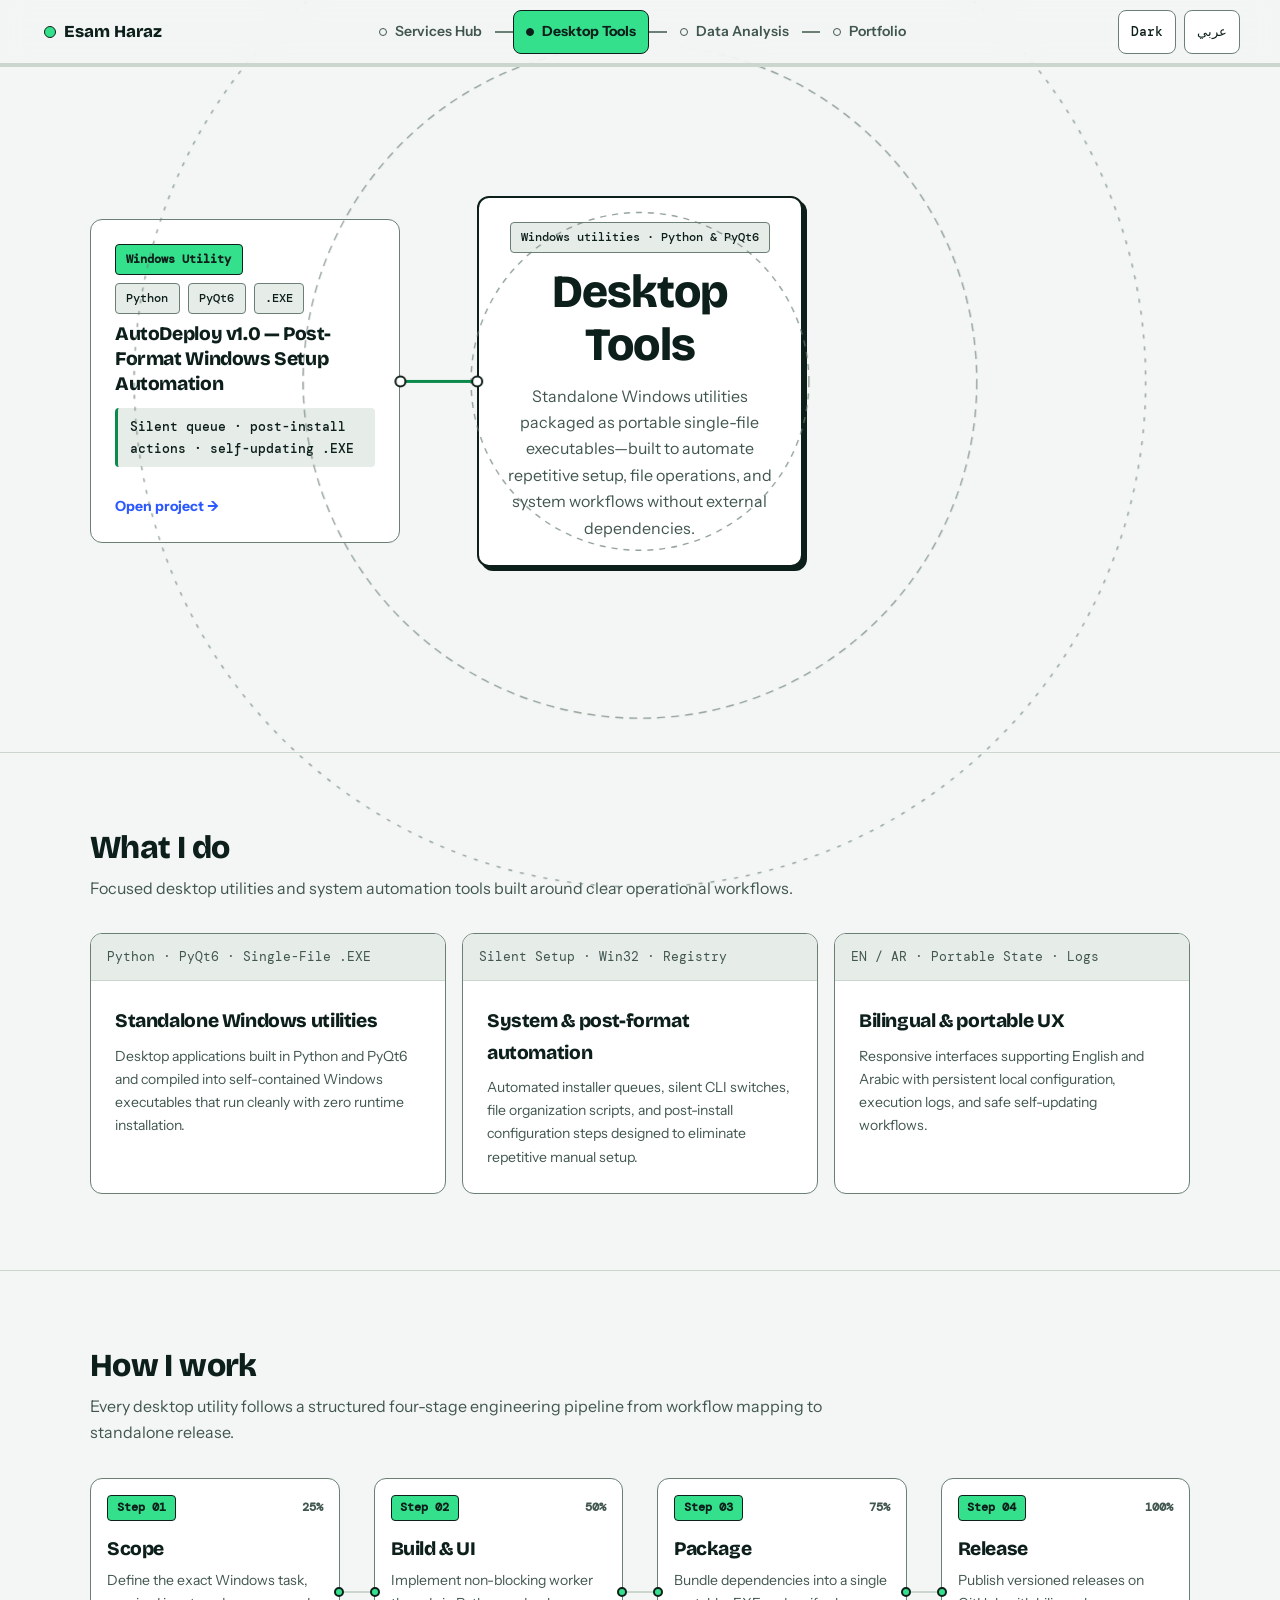
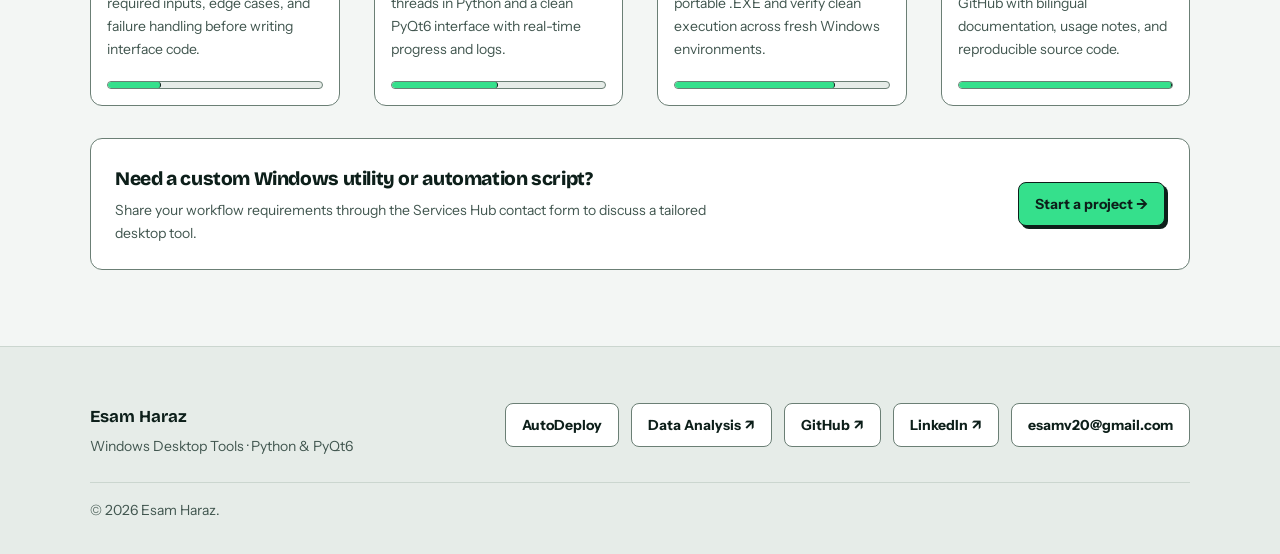
<file: index.html>
<!DOCTYPE html>
<html lang="en" dir="ltr" data-site="deploy">
<head>
  <meta charset="UTF-8">
  <meta name="viewport" content="width=device-width, initial-scale=1.0">

  <!-- Single Site Config Block (Base URL, Navigation Graph & Contact Routing) -->
  <script>
    window.SITE_CONFIG = {
      baseUrl: "https://esam-haraz.github.io/Desktop-Tools/",
      currentSiteId: "desktop-tools",
      sitesGraph: [
        { id: "hub",           labelEn: "Services Hub",  labelAr: "المركز الرئيسي",   url: "https://esam-haraz.github.io/hub/" },
        { id: "desktop-tools", labelEn: "Desktop Tools", labelAr: "أدوات سطح المكتب", url: "./" },
        { id: "data",          labelEn: "Data Analysis", labelAr: "تحليل البيانات",   url: "https://esam-haraz.github.io/Data-Analysis/" },
        { id: "portfolio",     labelEn: "Portfolio",     labelAr: "معرض الأعمال",     url: "https://esam-haraz.github.io/portfolio/" }
      ],
      hubContactUrl: "https://esam-haraz.github.io/hub/#contact",
      email: "esamv20@gmail.com",
      linkedinUrl: "https://www.linkedin.com/in/esam-haraz-459925402"
    };
  </script>

  <!-- Primary SEO & Canonical Metadata -->
  <title>Windows Desktop Tools — Esam Haraz</title>
  <meta name="description" content="Standalone Windows desktop utilities and automation tools built by Esam Haraz with Python and PyQt6, packaged as portable single-file executables.">
  <meta name="author" content="Esam Haraz">
  <link rel="canonical" id="meta-canonical" href="https://esam-haraz.github.io/Desktop-Tools/">

  <!-- Open Graph & Social Sharing Metadata -->
  <meta property="og:type" content="website">
  <meta property="og:locale" content="en_US">
  <meta property="og:locale:alternate" content="ar_EG">
  <meta property="og:title" content="Windows Desktop Tools — Esam Haraz">
  <meta property="og:description" content="Standalone Windows desktop utilities built with Python and PyQt6, featuring silent setup automation, portable configuration, and bilingual interfaces.">
  <meta property="og:url" id="meta-og-url" content="https://esam-haraz.github.io/Desktop-Tools/">
  <meta property="og:image" id="meta-og-image" content="https://esam-haraz.github.io/Desktop-Tools/assets/og-cover.png?v=1">
  <meta property="og:image:width" content="1200">
  <meta property="og:image:height" content="630">
  <meta name="twitter:card" content="summary_large_image">
  <meta name="twitter:title" content="Windows Desktop Tools — Esam Haraz">
  <meta name="twitter:description" content="Standalone Windows desktop utilities built with Python and PyQt6, packaged as portable single-file executables.">
  <meta name="twitter:image" id="meta-twitter-image" content="https://esam-haraz.github.io/Desktop-Tools/assets/og-cover.png?v=1">

  <!-- Inline Vector Favicon (Deploy Green #35E08C) -->
  <link rel="icon" type="image/svg+xml" href="data:image/svg+xml,%3Csvg xmlns='http://www.w3.org/2000/svg' viewBox='0 0 64 64'%3E%3Crect x='4' y='4' width='56' height='56' rx='12' fill='%23080F0D' stroke='%2335E08C' stroke-width='3'/%3E%3Crect x='14' y='18' width='36' height='8' rx='4' fill='%2335E08C'/%3E%3Crect x='14' y='30' width='24' height='8' rx='4' fill='%2335E08C'/%3E%3Crect x='14' y='42' width='30' height='8' rx='4' fill='%2335E08C'/%3E%3C/svg%3E">

  <!-- Google Fonts: Bricolage Grotesque, Instrument Sans, DM Mono & IBM Plex Sans Arabic -->
  <link rel="preconnect" href="https://fonts.googleapis.com">
  <link rel="preconnect" href="https://fonts.gstatic.com" crossorigin>
  <link href="https://fonts.googleapis.com/css2?family=Bricolage+Grotesque:wght@700;800&family=DM+Mono:wght@400;500&family=IBM+Plex+Sans+Arabic:wght@400;500;600;700&family=Instrument+Sans:wght@400;500;600;700&display=swap" rel="stylesheet">

  <!-- Shared Design System v1.1 -->
  <link rel="stylesheet" href="./assets/ds.css">
  <script src="./assets/ds.js" defer></script>
</head>
<body>
  <a href="#main-content" class="ds-skip-link" data-i18n="skipToMain">Skip to main content</a>

  <!-- Circular Language Transition Curtain (Wipe Motion) -->
  <div class="ds-curtain" id="ds-curtain" aria-hidden="true">
    <div class="ds-curtain-layer ds-curtain-outer" id="ds-curtain-outer"></div>
    <div class="ds-curtain-layer ds-curtain-inner" id="ds-curtain-inner">
      <span class="ds-curtain-sub" id="ds-curtain-sub">SWITCHING LANGUAGE</span>
      <span class="ds-curtain-label" id="ds-curtain-label">DESKTOP TOOLS</span>
    </div>
  </div>

  <!-- Site Header with Mini Node-Graph Navigation & Mobile (<480px) Dropdown -->
  <header class="ds-header">
    <a href="./" class="ds-brand">
      <span class="ds-brand-mark" aria-hidden="true"></span>
      <span data-i18n="brandName">Esam Haraz</span>
    </a>

    <!-- Desktop & Tablet Mini Node-Graph (Static fallback included for No-JS) -->
    <nav class="ds-mini-graph" id="ds-mini-graph" aria-label="Sites network navigation">
      <a href="https://esam-haraz.github.io/hub/" class="ds-mini-node">
        <span class="ds-mini-dot" aria-hidden="true"></span>
        <span>Services Hub</span>
      </a>
      <span class="ds-mini-edge" aria-hidden="true"></span>
      <a href="./" class="ds-mini-node is-current" aria-current="page">
        <span class="ds-mini-dot" aria-hidden="true"></span>
        <span>Desktop Tools</span>
      </a>
      <span class="ds-mini-edge" aria-hidden="true"></span>
      <a href="https://esam-haraz.github.io/Data-Analysis/" class="ds-mini-node">
        <span class="ds-mini-dot" aria-hidden="true"></span>
        <span>Data Analysis</span>
      </a>
      <span class="ds-mini-edge" aria-hidden="true"></span>
      <a href="https://esam-haraz.github.io/portfolio/" class="ds-mini-node">
        <span class="ds-mini-dot" aria-hidden="true"></span>
        <span>Portfolio</span>
      </a>
    </nav>

    <!-- Mobile (<480px) Compact Dropdown Switcher -->
    <div class="ds-nav-dropdown" id="ds-nav-dropdown">
      <button type="button"
              class="ds-nav-dropdown-btn"
              id="ds-nav-dropdown-btn"
              aria-expanded="false"
              aria-controls="ds-nav-dropdown-menu">
        Tools ▾
      </button>
      <div class="ds-nav-dropdown-menu" id="ds-nav-dropdown-menu" role="menu">
        <a href="https://esam-haraz.github.io/hub/" role="menuitem">Services Hub ↗</a>
        <a href="./" class="is-current" aria-current="page" role="menuitem">Desktop Tools ●</a>
        <a href="https://esam-haraz.github.io/Data-Analysis/" role="menuitem">Data Analysis ↗</a>
        <a href="https://esam-haraz.github.io/portfolio/" role="menuitem">Portfolio ↗</a>
      </div>
    </div>

    <!-- Theme & Language Controls -->
    <div class="ds-header-controls">
      <button type="button" class="ds-icon-btn" id="ds-theme-toggle" aria-pressed="false" aria-label="Switch to dark mode">
        <span data-theme-label>Dark</span>
      </button>
      <button type="button" class="ds-icon-btn" id="ds-lang-toggle" aria-label="التبديل إلى اللغة العربية">
        عربي
      </button>
    </div>
  </header>

  <!-- Thin Top Scroll Progress Bar -->
  <div class="ds-top-progress" aria-hidden="true">
    <div class="ds-top-progress-fill"></div>
  </div>

  <main id="main-content">
    <!-- ======================================================================
         HERO & RADIAL SPIDER NETWORK GRAPH
         ====================================================================== -->
    <section class="ds-section" aria-labelledby="tools-hero-title">
      <div class="ds-container">
        <div class="ds-spider-wrap">
          <div class="ds-spider-canvas" id="ds-spider-canvas">

            <!-- Concentric SVG Rings & Animated Connectors (Desktop) -->
            <svg class="ds-spider-svg" id="ds-spider-svg" aria-hidden="true">
              <circle class="ds-spider-ring" cx="500" cy="240" r="160"></circle>
              <circle class="ds-spider-ring" cx="500" cy="240" r="290"></circle>
              <circle class="ds-spider-ring" cx="500" cy="240" r="420"></circle>

              <path class="ds-spider-edge-base" data-edge="0" d=""></path>
              <path class="ds-spider-edge-fill" data-edge="0" d=""></path>
            </svg>

            <!-- Central Topic Node -->
            <div class="ds-spider-center" id="ds-spider-center">
              <div class="ds-chips-row" style="justify-content: center; margin-block-end: var(--space-3);">
                <span class="ds-chip" data-i18n="toolsChip">Windows utilities · Python &amp; PyQt6</span>
              </div>
              <h1 id="tools-hero-title" style="font-size: var(--text-hero); line-height: 1.15; margin-block-end: var(--space-3);" data-i18n="heroTitle">
                Desktop Tools
              </h1>
              <p style="color: var(--ink-muted); margin-inline: auto;" data-i18n="heroLead">
                Standalone Windows utilities packaged as portable single-file executables—built to automate repetitive setup, file operations, and system workflows without external dependencies.
              </p>
            </div>

            <!-- Connected Project Nodes (Real <a> links for keyboard & No-JS) -->
            <div class="ds-spider-branches">

              <!-- Branch 0: AutoDeploy v1.0 -->
              <a href="./assets/projects/autodeploy/" class="ds-spider-node" data-branch="0">
                <div>
                  <div class="ds-spider-node-top" style="margin-block-end: var(--space-2);">
                    <span class="ds-chip ds-chip-accent" data-i18n="p1Domain">Windows Utility</span>
                    <div class="ds-chips-row">
                      <span class="ds-chip">Python</span>
                      <span class="ds-chip">PyQt6</span>
                      <span class="ds-chip">.EXE</span>
                    </div>
                  </div>
                  <h2 class="ds-spider-node-title" data-i18n="p1Title">
                    AutoDeploy v1.0 — Post-Format Windows Setup Automation
                  </h2>
                </div>

                <div class="ds-spider-stat" data-i18n="p1Stat">
                  Silent queue · post-install actions · self-updating .EXE
                </div>

                <p class="ds-spider-extra" data-i18n="p1Extra">
                  Automates post-format software installation with silent flags, sequential post-install file/registry steps, and persistent NTFS stream settings.
                </p>

                <span class="ds-spider-cta" data-i18n="openProject">Open project →</span>
              </a>

            </div>
          </div>
        </div>
      </div>
    </section>

    <!-- ======================================================================
         SECTION: WHAT I DO
         ====================================================================== -->
    <section class="ds-section" id="what-i-do" aria-labelledby="what-title">
      <div class="ds-container">
        <div class="ds-section-header">
          <h2 class="ds-section-title" id="what-title" data-i18n="whatTitle">What I do</h2>
          <p class="ds-section-desc" data-i18n="whatDesc">
            Focused desktop utilities and system automation tools built around clear operational workflows.
          </p>
        </div>

        <div class="ds-services-grid">
          <article class="ds-node">
            <div class="ds-node-header">
              <span>Python · PyQt6 · Single-File .EXE</span>
            </div>
            <div class="ds-node-body">
              <h3 style="font-size: var(--text-h3); margin-block-end: var(--space-2);" data-i18n="srv1Title">
                Standalone Windows utilities
              </h3>
              <p style="color: var(--ink-muted); font-size: var(--text-sm);" data-i18n="srv1Body">
                Desktop applications built in Python and PyQt6 and compiled into self-contained Windows executables that run cleanly with zero runtime installation.
              </p>
            </div>
          </article>

          <article class="ds-node">
            <div class="ds-node-header">
              <span>Silent Setup · Win32 · Registry</span>
            </div>
            <div class="ds-node-body">
              <h3 style="font-size: var(--text-h3); margin-block-end: var(--space-2);" data-i18n="srv2Title">
                System &amp; post-format automation
              </h3>
              <p style="color: var(--ink-muted); font-size: var(--text-sm);" data-i18n="srv2Body">
                Automated installer queues, silent CLI switches, file organization scripts, and post-install configuration steps designed to eliminate repetitive manual setup.
              </p>
            </div>
          </article>

          <article class="ds-node">
            <div class="ds-node-header">
              <span>EN / AR · Portable State · Logs</span>
            </div>
            <div class="ds-node-body">
              <h3 style="font-size: var(--text-h3); margin-block-end: var(--space-2);" data-i18n="srv3Title">
                Bilingual &amp; portable UX
              </h3>
              <p style="color: var(--ink-muted); font-size: var(--text-sm);" data-i18n="srv3Body">
                Responsive interfaces supporting English and Arabic with persistent local configuration, execution logs, and safe self-updating workflows.
              </p>
            </div>
          </article>
        </div>
      </div>
    </section>

    <!-- ======================================================================
         SECTION: HOW I WORK (4-NODE CONNECTED PIPELINE WITH PORTS)
         ====================================================================== -->
    <section class="ds-section" id="how-i-work" aria-labelledby="how-title">
      <div class="ds-container">
        <div class="ds-section-header">
          <h2 class="ds-section-title" id="how-title" data-i18n="howTitle">How I work</h2>
          <p class="ds-section-desc" data-i18n="howDesc">
            Every desktop utility follows a structured four-stage engineering pipeline from workflow mapping to standalone release.
          </p>
        </div>

        <div class="ds-pipeline-row">
          <!-- Step 01 -->
          <div class="ds-pipeline-step">
            <span class="ds-port ds-port--out is-connected" aria-hidden="true"></span>
            <div class="ds-step-top">
              <span class="ds-step-badge">Step 01</span>
              <span class="ds-step-pct">25%</span>
            </div>
            <div>
              <h3 style="font-size: var(--text-h3); margin-block-end: var(--space-1);" data-i18n="step1Title">Scope</h3>
              <p style="font-size: var(--text-sm); color: var(--ink-muted);" data-i18n="step1Body">
                Define the exact Windows task, required inputs, edge cases, and failure handling before writing interface code.
              </p>
            </div>
            <div class="ds-step-meter">
              <div class="ds-progress" aria-hidden="true">
                <div class="ds-progress-fill" style="--progress: 0.25;"></div>
              </div>
            </div>
          </div>

          <!-- Connector 01 -> 02 -->
          <div class="ds-pipeline-link" aria-hidden="true">
            <svg class="ds-connector" data-scroll-fill data-connector-index="0" viewBox="0 0 34 24">
              <line class="ds-connector-base" x1="0" y1="12" x2="34" y2="12"></line>
              <line class="ds-connector-fill" x1="0" y1="12" x2="34" y2="12"></line>
            </svg>
          </div>

          <!-- Step 02 -->
          <div class="ds-pipeline-step">
            <span class="ds-port ds-port--in is-connected" aria-hidden="true"></span>
            <span class="ds-port ds-port--out is-connected" aria-hidden="true"></span>
            <div class="ds-step-top">
              <span class="ds-step-badge">Step 02</span>
              <span class="ds-step-pct">50%</span>
            </div>
            <div>
              <h3 style="font-size: var(--text-h3); margin-block-end: var(--space-1);" data-i18n="step2Title">Build &amp; UI</h3>
              <p style="font-size: var(--text-sm); color: var(--ink-muted);" data-i18n="step2Body">
                Implement non-blocking worker threads in Python and a clean PyQt6 interface with real-time progress and logs.
              </p>
            </div>
            <div class="ds-step-meter">
              <div class="ds-progress" aria-hidden="true">
                <div class="ds-progress-fill" style="--progress: 0.50;"></div>
              </div>
            </div>
          </div>

          <!-- Connector 02 -> 03 -->
          <div class="ds-pipeline-link" aria-hidden="true">
            <svg class="ds-connector" data-scroll-fill data-connector-index="1" viewBox="0 0 34 24">
              <line class="ds-connector-base" x1="0" y1="12" x2="34" y2="12"></line>
              <line class="ds-connector-fill" x1="0" y1="12" x2="34" y2="12"></line>
            </svg>
          </div>

          <!-- Step 03 -->
          <div class="ds-pipeline-step">
            <span class="ds-port ds-port--in is-connected" aria-hidden="true"></span>
            <span class="ds-port ds-port--out is-connected" aria-hidden="true"></span>
            <div class="ds-step-top">
              <span class="ds-step-badge">Step 03</span>
              <span class="ds-step-pct">75%</span>
            </div>
            <div>
              <h3 style="font-size: var(--text-h3); margin-block-end: var(--space-1);" data-i18n="step3Title">Package</h3>
              <p style="font-size: var(--text-sm); color: var(--ink-muted);" data-i18n="step3Body">
                Bundle dependencies into a single portable .EXE and verify clean execution across fresh Windows environments.
              </p>
            </div>
            <div class="ds-step-meter">
              <div class="ds-progress" aria-hidden="true">
                <div class="ds-progress-fill" style="--progress: 0.75;"></div>
              </div>
            </div>
          </div>

          <!-- Connector 03 -> 04 -->
          <div class="ds-pipeline-link" aria-hidden="true">
            <svg class="ds-connector" data-scroll-fill data-connector-index="2" viewBox="0 0 34 24">
              <line class="ds-connector-base" x1="0" y1="12" x2="34" y2="12"></line>
              <line class="ds-connector-fill" x1="0" y1="12" x2="34" y2="12"></line>
            </svg>
          </div>

          <!-- Step 04 -->
          <div class="ds-pipeline-step">
            <span class="ds-port ds-port--in is-connected" aria-hidden="true"></span>
            <div class="ds-step-top">
              <span class="ds-step-badge">Step 04</span>
              <span class="ds-step-pct">100%</span>
            </div>
            <div>
              <h3 style="font-size: var(--text-h3); margin-block-end: var(--space-1);" data-i18n="step4Title">Release</h3>
              <p style="font-size: var(--text-sm); color: var(--ink-muted);" data-i18n="step4Body">
                Publish versioned releases on GitHub with bilingual documentation, usage notes, and reproducible source code.
              </p>
            </div>
            <div class="ds-step-meter">
              <div class="ds-progress" aria-hidden="true">
                <div class="ds-progress-fill" style="--progress: 1;"></div>
              </div>
            </div>
          </div>
        </div>

        <!-- Single Contact CTA (Bound to SITE_CONFIG.hubContactUrl -> Hub #contact) -->
        <div style="margin-block-start: var(--space-6); display: flex; flex-wrap: wrap; align-items: center; justify-content: space-between; gap: var(--space-4); background-color: var(--bg-surface); border: 1.5px solid var(--rule-strong); border-radius: var(--radius-lg); padding: var(--space-5);">
          <div>
            <h3 style="font-size: var(--text-h3); margin-block-end: var(--space-1);" data-i18n="ctaBoxTitle">
              Need a custom Windows utility or automation script?
            </h3>
            <p style="font-size: var(--text-sm); color: var(--ink-muted);" data-i18n="ctaBoxDesc">
              Share your workflow requirements through the Services Hub contact form to discuss a tailored desktop tool.
            </p>
          </div>
          <a href="https://esam-haraz.github.io/hub/#contact" class="ds-btn ds-btn-primary" data-contact-cta data-i18n="ctaBoxBtn">
            Start a project →
          </a>
        </div>
      </div>
    </section>
  </main>

  <!-- Site Footer -->
  <footer class="ds-footer">
    <div class="ds-container">
      <div class="ds-footer-grid">
        <div>
          <strong style="font-family: var(--font-display); font-size: 1.05rem;" data-i18n="brandName">Esam Haraz</strong>
          <p style="font-size: var(--text-sm); color: var(--ink-muted); margin-block-start: var(--space-1);" data-i18n="footerTagline">
            Windows Desktop Tools · Python &amp; PyQt6
          </p>
        </div>

        <div class="ds-footer-links">
          <a href="./assets/projects/autodeploy/" class="ds-btn ds-btn-secondary">AutoDeploy</a>
          <a href="https://esam-haraz.github.io/Data-Analysis/" class="ds-btn ds-btn-secondary" data-i18n="navData">Data Analysis ↗</a>
          <a href="https://github.com/Esam-Haraz" target="_blank" rel="noopener noreferrer" class="ds-btn ds-btn-secondary">GitHub ↗</a>
          <a href="https://www.linkedin.com/in/esam-haraz-459925402" target="_blank" rel="noopener noreferrer" class="ds-btn ds-btn-secondary">LinkedIn ↗</a>
          <a href="https://esam-haraz.github.io/hub/#contact" class="ds-btn ds-btn-secondary" data-contact-cta>esamv20@gmail.com</a>
        </div>
      </div>

      <div class="ds-footer-bottom">
        <span data-i18n="copyright">© 2026 Esam Haraz.</span>
      </div>
    </div>
  </footer>

  <!-- ==========================================================================
       BILINGUAL DICTIONARY (EN & AR)
       ========================================================================== -->
  <script>
    window.PAGE_I18N = {
      en: {
        skipToMain: "Skip to main content",
        brandName: "Esam Haraz",
        toolsChip: "Windows utilities · Python & PyQt6",
        heroTitle: "Desktop Tools",
        heroLead: "Standalone Windows utilities packaged as portable single-file executables—built to automate repetitive setup, file operations, and system workflows without external dependencies.",
        p1Domain: "Windows Utility",
        p1Title: "AutoDeploy v1.0 — Post-Format Windows Setup Automation",
        p1Stat: "Silent queue · post-install actions · self-updating .EXE",
        p1Extra: "Automates post-format software installation with silent flags, sequential post-install file/registry steps, and persistent NTFS stream settings.",
        openProject: "Open project →",
        whatTitle: "What I do",
        whatDesc: "Focused desktop utilities and system automation tools built around clear operational workflows.",
        srv1Title: "Standalone Windows utilities",
        srv1Body: "Desktop applications built in Python and PyQt6 and compiled into self-contained Windows executables that run cleanly with zero runtime installation.",
        srv2Title: "System & post-format automation",
        srv2Body: "Automated installer queues, silent CLI switches, file organization scripts, and post-install configuration steps designed to eliminate repetitive manual setup.",
        srv3Title: "Bilingual & portable UX",
        srv3Body: "Responsive interfaces supporting English and Arabic with persistent local configuration, execution logs, and safe self-updating workflows.",
        howTitle: "How I work",
        howDesc: "Every desktop utility follows a structured four-stage engineering pipeline from workflow mapping to standalone release.",
        step1Title: "Scope",
        step1Body: "Define the exact Windows task, required inputs, edge cases, and failure handling before writing interface code.",
        step2Title: "Build & UI",
        step2Body: "Implement non-blocking worker threads in Python and a clean PyQt6 interface with real-time progress and logs.",
        step3Title: "Package",
        step3Body: "Bundle dependencies into a single portable .EXE and verify clean execution across fresh Windows environments.",
        step4Title: "Release",
        step4Body: "Publish versioned releases on GitHub with bilingual documentation, usage notes, and reproducible source code.",
        ctaBoxTitle: "Need a custom Windows utility or automation script?",
        ctaBoxDesc: "Share your workflow requirements through the Services Hub contact form to discuss a tailored desktop tool.",
        ctaBoxBtn: "Start a project →",
        footerTagline: "Windows Desktop Tools · Python & PyQt6",
        navData: "Data Analysis ↗",
        copyright: "© 2026 Esam Haraz."
      },
      ar: {
        skipToMain: "تخطي إلى المحتوى الرئيسي",
        brandName: "عصام حراز",
        toolsChip: "أدوات ويندوز · Python و PyQt6",
        heroTitle: "أدوات سطح المكتب",
        heroLead: "أدوات مستقلة لنظام ويندوز مغلفة في ملفات تنفيذية محمولة (.EXE)—مصممة لأتمتة تثبيت البرامج وإدارة الملفات ومهام النظام المتكررة بدون أي متطلبات تثبيت خارجية.",
        p1Domain: "أداة ويندوز",
        p1Title: "AutoDeploy v1.0 — أتمتة إعداد الويندوز بعد الفورمات",
        p1Stat: "طابور تثبيت صامت · خطوات ما بعد التثبيت · ملف .EXE محمول",
        p1Extra: "يؤتمت تثبيت البرامج بعد فورمات الويندوز بأوامر التثبيت الصامت، وخطوات نسخ الملفات وتعديل الريجستري، وحفظ الإعدادات داخل تدفقات NTFS.",
        openProject: "فتح المشروع ←",
        whatTitle: "ما أقدمه",
        whatDesc: "أدوات سطح مكتب عملية وحلول أتمتة للنظام مبنية وفق متطلبات تشغيلية واضحة.",
        srv1Title: "أدوات ويندوز مستقلة",
        srv1Body: "تطبيقات سطح مكتب مطورة بلغة Python و PyQt6 ومجمعة في ملف تنفيذي واحد يعمل مباشرة على ويندوز بدون الحاجة لتثبيت بيئات تشغيل.",
        srv2Title: "أتمتة النظام وما بعد الفورمات",
        srv2Body: "طوابير تثبيت تلقائية، وأوامر تشغيل صامتة، وسكربتات تنظيم الملفات وخطوات الإعداد المسبق لتوفير الوقت وتجنب التكرار اليدوي.",
        srv3Title: "تجربة مستخدم محمولة وثنائية اللغة",
        srv3Body: "واجهات تدعم اللغتين العربية والإنجليزية مع حفظ الإعدادات محلياً وسجلات تنفيذ واضحة ودعم التحديث الذاتي الآمن.",
        howTitle: "منهجية العمل",
        howDesc: "تتبع كل أداة مسار تطوير واضح من أربع مراحل متسلسلة بدءاً من تحديد المتطلبات وحتى النشر كملف تنفيذي مستقل.",
        step1Title: "تحديد النطاق",
        step1Body: "تحديد المهمة المطلوبة على ويندوز والمدخلات والحالات الاستثنائية وطريقة التعامل مع الأخطاء قبل بناء الواجهة.",
        step2Title: "البرمجة والواجهة",
        step2Body: "تنفيذ العمليات في مسارات خلفية (Worker Threads) بـ Python مع واجهة PyQt6 تعرض التقدم وسجل التنفيذ لحظياً.",
        step3Title: "التغليف والاختبار",
        step3Body: "دمج الاعتماديات في ملف .EXE محمول واحد واختباره على بيئة ويندوز نظيفة لضمان الاستقرار.",
        step4Title: "الإصدار والتوثيق",
        step4Body: "نشر الإصدارات على GitHub مع توثيق كامل باللغتين وتعليمات التشغيل والكود المصدري.",
        ctaBoxTitle: "هل تحتاج إلى أداة ويندوز مخصصة أو سكربت أتمتة؟",
        ctaBoxDesc: "شارك تفاصيل المهمة التي ترغب في أتمتتها عبر نموذج التواصل في المركز الرئيسي.",
        ctaBoxBtn: "ابدأ مشروعاً ←",
        footerTagline: "أدوات سطح مكتب لويندوز · Python و PyQt6",
        navData: "تحليل البيانات ↗",
        copyright: "© 2026 عصام حراز."
      }
    };
  </script>
</body>
</html>
</file>
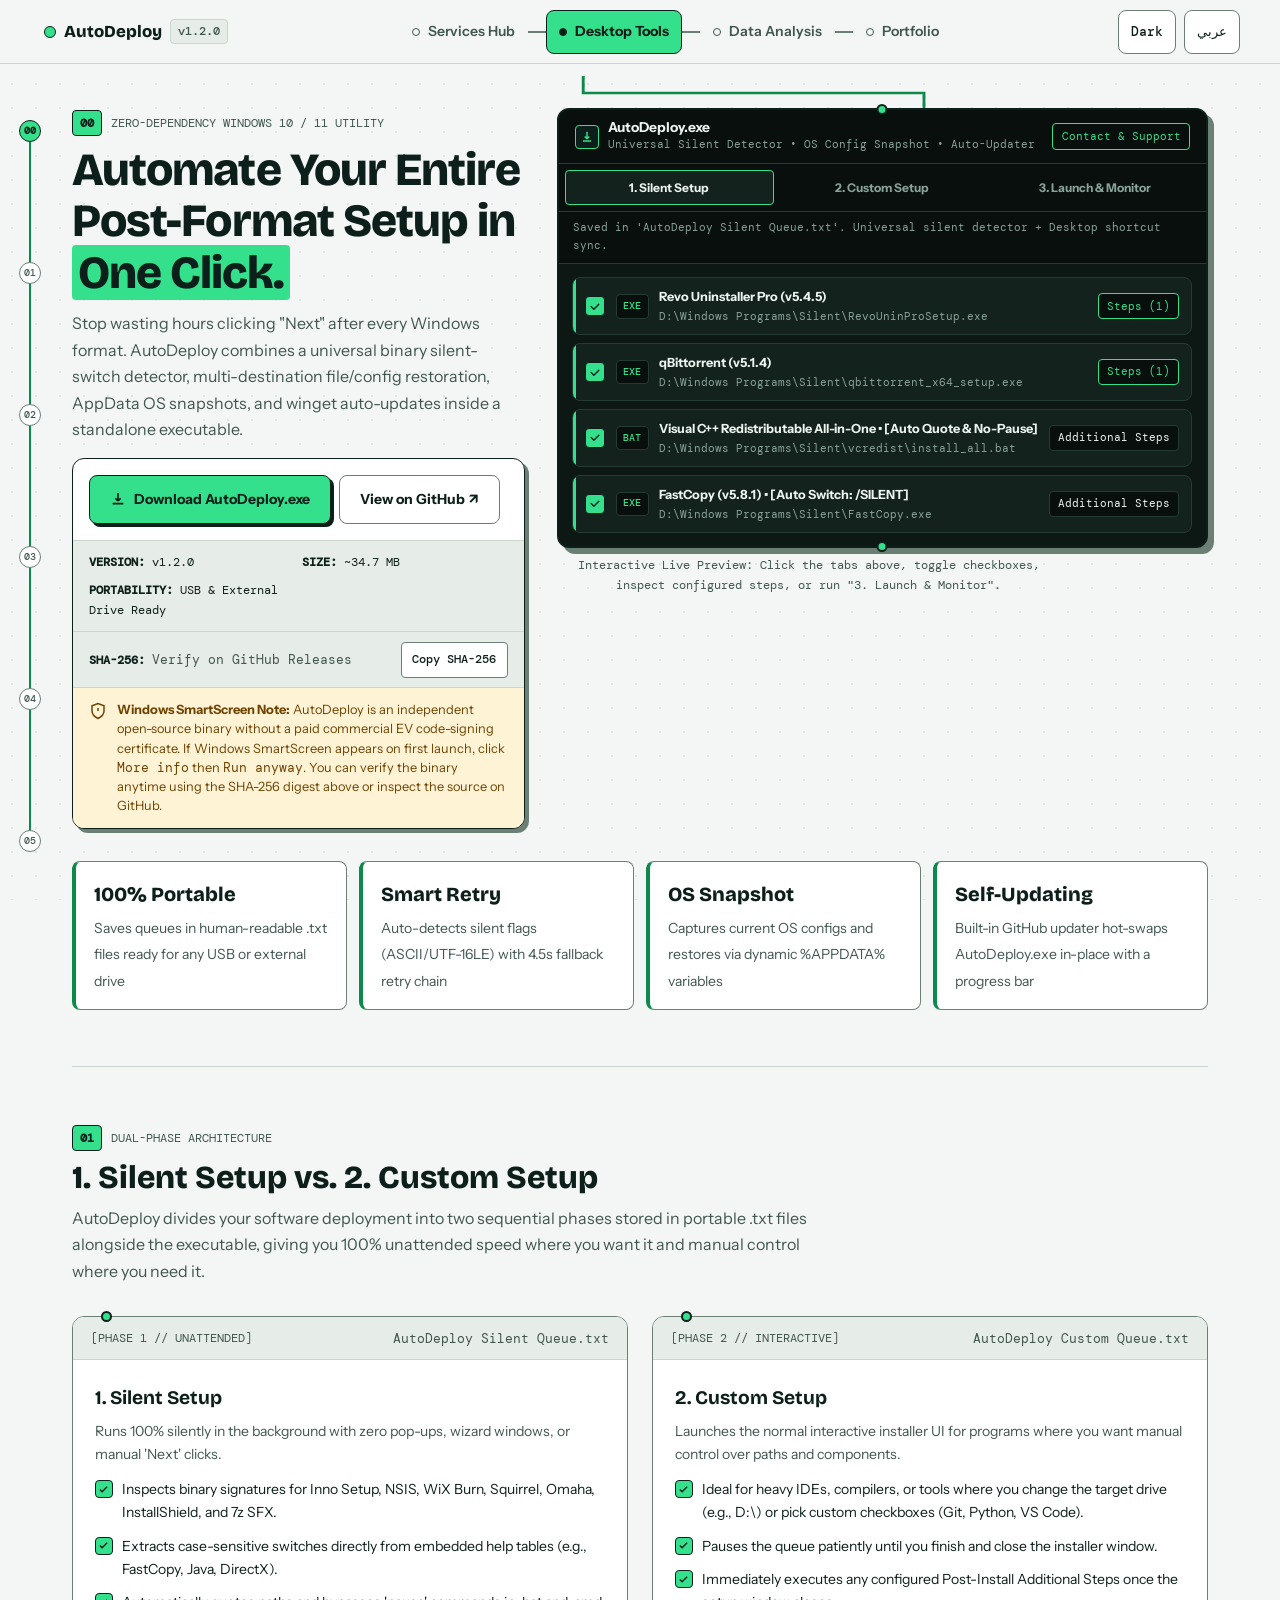
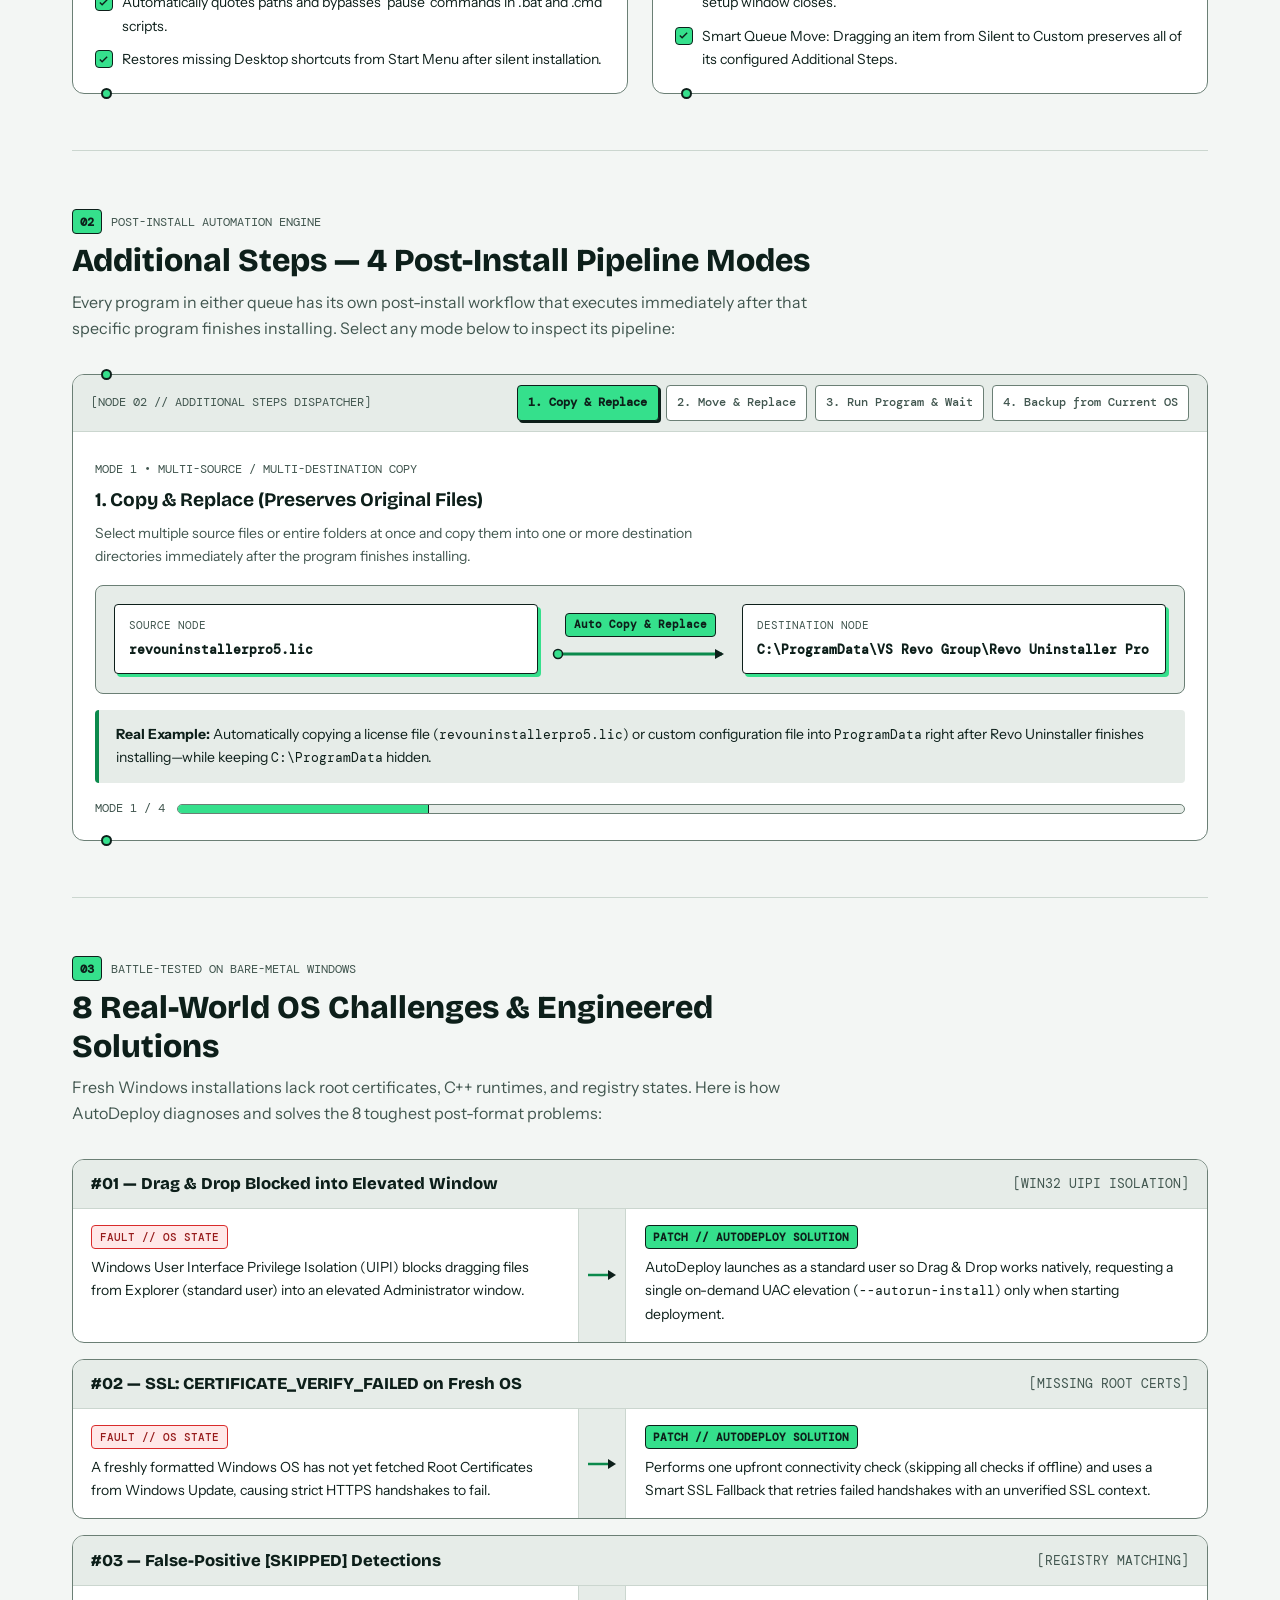
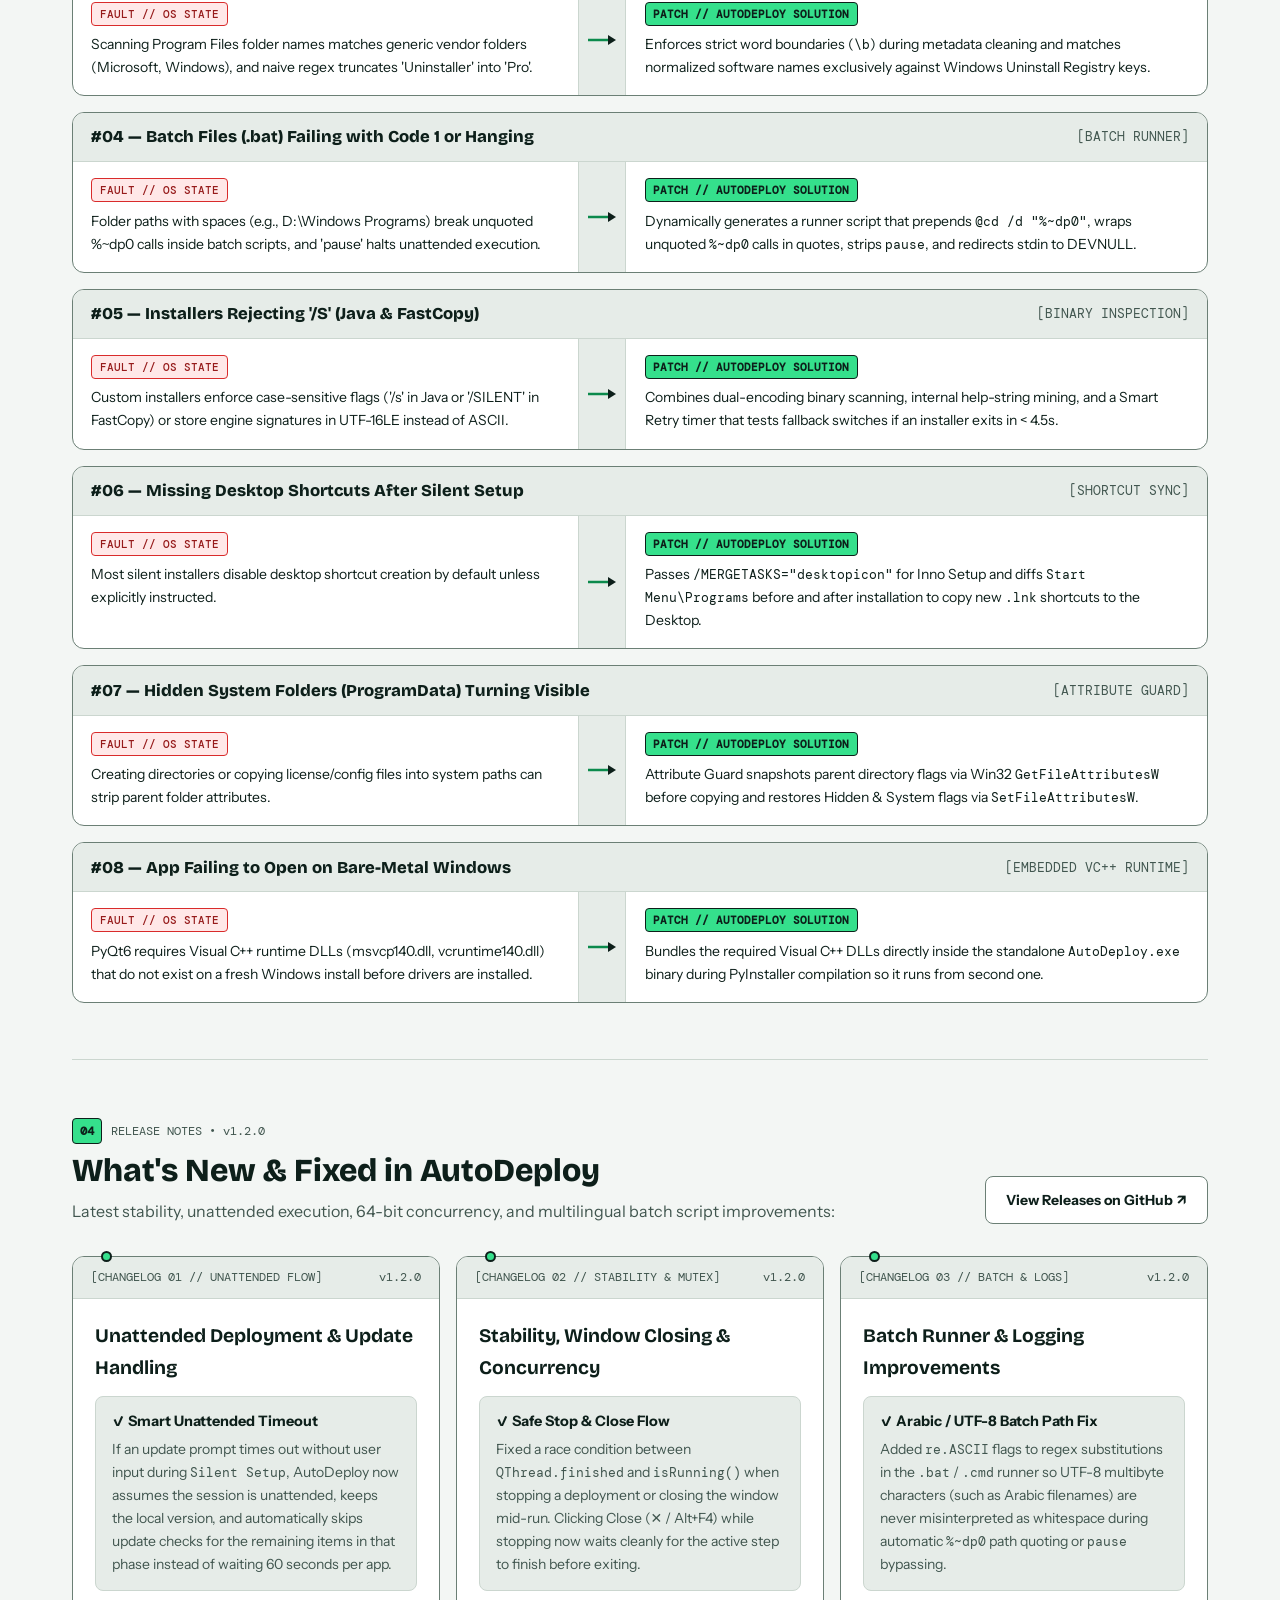
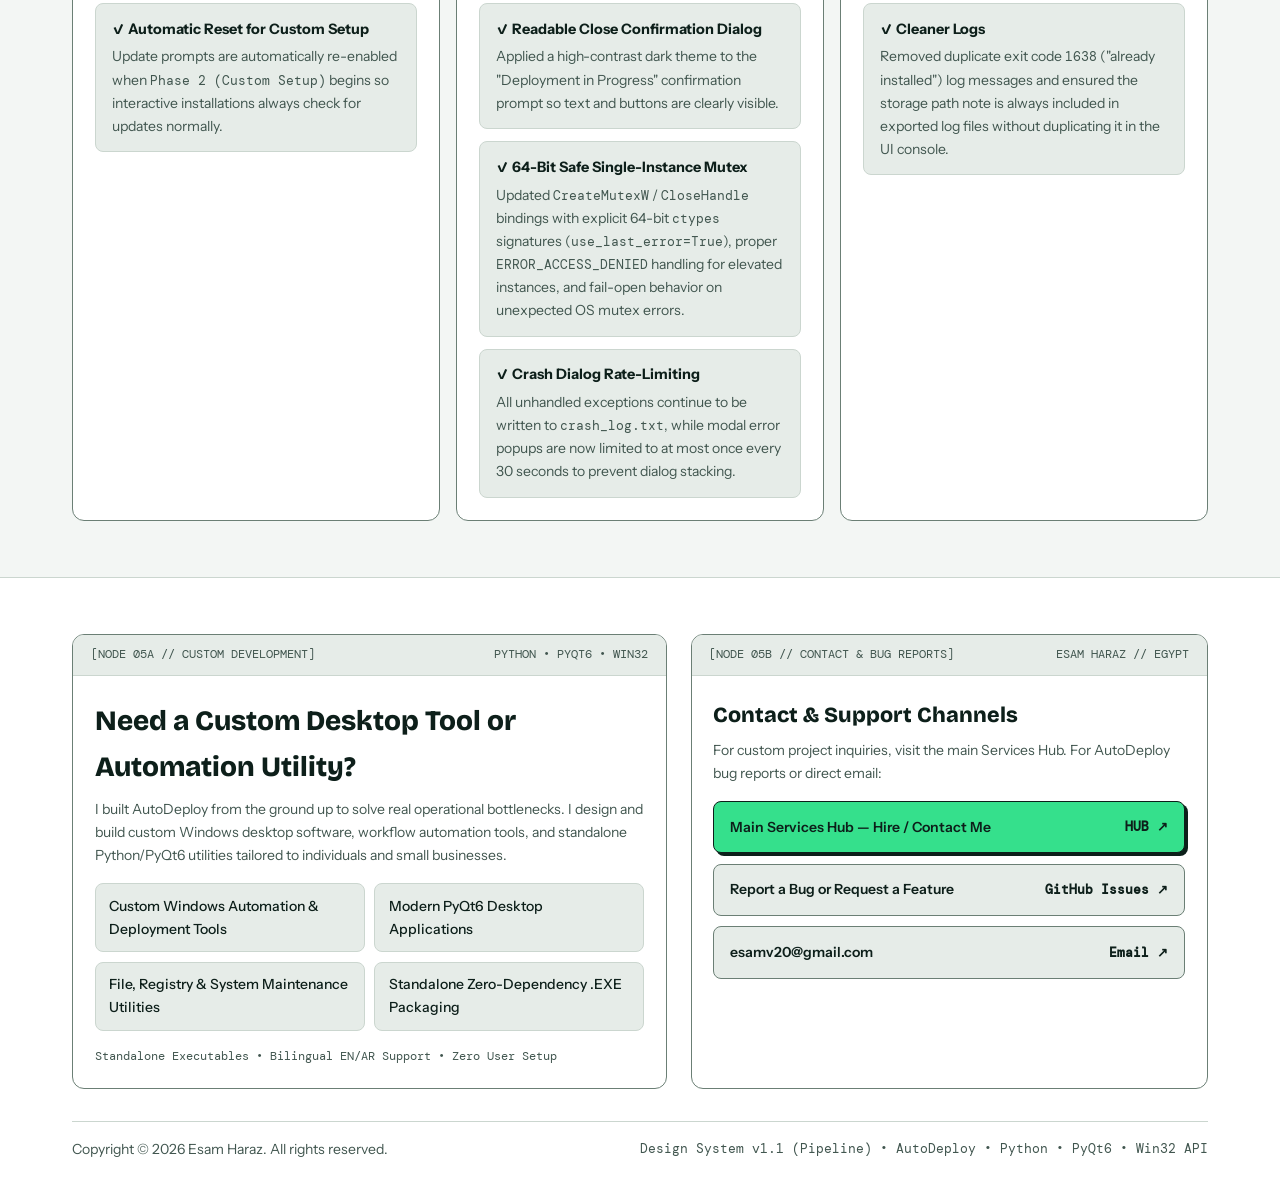
<file: assets/projects/autodeploy/index.html>
<!DOCTYPE html>
<html lang="en" dir="ltr" data-theme="light" data-site="autodeploy" class="no-js">
<head>
  <meta charset="UTF-8">
  <meta name="viewport" content="width=device-width, initial-scale=1.0">

  <!-- Developer Configuration Block -->
  <script>
    window.SITE_CONFIG = {
      baseUrl: "https://esam-haraz.github.io/Desktop-Tools/",
      currentSiteId: "desktop-tools",
      siteDeployUrl: "https://esam-haraz.github.io/Desktop-Tools/",
      hubContactUrl: "https://esam-haraz.github.io/hub/#contact",
      sitesGraph: [
        { id: "hub",           labelEn: "Services Hub",  labelAr: "المركز الرئيسي",   url: "https://esam-haraz.github.io/hub/" },
        { id: "desktop-tools", labelEn: "Desktop Tools", labelAr: "أدوات سطح المكتب", url: "../../../" },
        { id: "data",          labelEn: "Data Analysis", labelAr: "تحليل البيانات",   url: "https://esam-haraz.github.io/Data-Analysis/" },
        { id: "portfolio",     labelEn: "Portfolio",     labelAr: "معرض الأعمال",     url: "https://esam-haraz.github.io/portfolio/" }
      ],
      githubRepoUrl: "https://github.com/Esam-Haraz/AutoDeploy",
      githubIssuesUrl: "https://github.com/Esam-Haraz/AutoDeploy/issues",
      githubApiLatestUrl: "https://api.github.com/repos/Esam-Haraz/AutoDeploy/releases/latest",
      directDownloadUrl: "https://github.com/Esam-Haraz/AutoDeploy/releases/latest/download/AutoDeploy.exe",
      email: "esamv20@gmail.com",
      whatsappNumber: "" /* Leave empty "" to hide WhatsApp, or enter e.g. "201000000000" */
    };
  </script>

  <!-- Primary SEO, Canonical & Open Graph Meta Tags -->
  <title>AutoDeploy — Automated Windows Software Deployment &amp; OS Setup Tool</title>
  <meta name="description" content="Standalone, zero-dependency Windows post-format deployment utility by Esam Haraz. Automates silent &amp; custom setups, AppData config backups, winget updates, and shortcut restoration.">
  <meta name="author" content="Esam Haraz">
  <link rel="canonical" href="https://esam-haraz.github.io/Desktop-Tools/assets/projects/autodeploy/">

  <!-- Open Graph / Social Preview -->
  <meta property="og:type" content="website">
  <meta property="og:locale" content="en_US">
  <meta property="og:locale:alternate" content="ar_EG">
  <meta property="og:title" content="AutoDeploy — One-Click Windows Post-Format Automation">
  <meta property="og:description" content="Automate silent &amp; custom installations, post-install file/script chaining, portable OS config snapshots, and desktop shortcut sync in one click.">
  <meta property="og:url" content="https://esam-haraz.github.io/Desktop-Tools/assets/projects/autodeploy/">
  <meta property="og:image" content="https://esam-haraz.github.io/Desktop-Tools/assets/projects/autodeploy/og-cover.png?v=2">
  <meta property="og:image:width" content="1200">
  <meta property="og:image:height" content="630">
  <meta name="twitter:card" content="summary_large_image">
  <meta name="twitter:title" content="AutoDeploy — One-Click Windows Post-Format Automation">
  <meta name="twitter:description" content="Automate silent &amp; custom installations, post-install file/script chaining, portable OS config snapshots, and desktop shortcut sync in one click.">
  <meta name="twitter:image" content="https://esam-haraz.github.io/Desktop-Tools/assets/projects/autodeploy/og-cover.png?v=2">

  <!-- Custom Technical Pipeline SVG Favicon -->
  <link rel="icon" type="image/svg+xml" href="data:image/svg+xml,%3Csvg xmlns='http://www.w3.org/2000/svg' viewBox='0 0 64 64'%3E%3Crect x='4' y='4' width='56' height='56' rx='12' fill='%230D1F1A' stroke='%2335E08C' stroke-width='4'/%3E%3Crect x='16' y='42' width='32' height='7' rx='3.5' fill='%2335E08C'/%3E%3Cpath d='M28 14 H36 V27 H43 L32 38 L21 27 H28 Z' fill='%23F3F6F4'/%3E%3C/svg%3E">

  <!-- Google Fonts (Subset Latin + Arabic, font-display: swap) -->
  <link rel="preconnect" href="https://fonts.googleapis.com">
  <link rel="preconnect" href="https://fonts.gstatic.com" crossorigin>
  <link href="https://fonts.googleapis.com/css2?family=Bricolage+Grotesque:opsz,wght@12..96,700;12..96,800&family=DM+Mono:wght@400;500&family=IBM+Plex+Sans+Arabic:wght@400;500;600;700&family=Instrument+Sans:wght@400;500;600;700&display=swap" rel="stylesheet">

  <!-- Shared Design System v1.1 + AutoDeploy Engine -->
  <link rel="stylesheet" href="./ds.css">
  <script src="./ds.js" defer></script>
</head>
<body>

  <!-- Keyboard Skip Link -->
  <a href="#main-content" class="ds-skip-link" data-i18n="skipLink">Skip to main content</a>

  <!-- Circular Language Wipe Curtain (Motion 4: wipe) -->
  <div class="ds-curtain" id="ds-lang-curtain" aria-hidden="true">
    <span class="ds-curtain-badge" id="ds-curtain-sub">SWITCHING TO ENGLISH (LTR)</span>
    <span class="ds-curtain-title" id="ds-curtain-label">AutoDeploy</span>
  </div>

  <!-- Toast Notification -->
  <div class="ds-toast" id="ds-toast" role="status" aria-live="polite"></div>

  <!-- ==========================================================================
       UNIFIED SITE HEADER
       ========================================================================== -->
  <header class="ds-header">
    <a href="#hero-section" class="ds-brand">
      <span class="ds-brand-mark" aria-hidden="true"></span>
      <span>AutoDeploy</span>
      <span class="ds-brand-ver" id="nav-ver-badge">v1.2.0</span>
    </a>

    <!-- Desktop & Tablet (>= 480px) Mini Node-Graph Navigation -->
    <nav class="ds-mini-graph" id="ds-mini-graph" aria-label="Sites network navigation">
      <a href="https://esam-haraz.github.io/hub/" class="ds-mini-node">
        <span class="ds-mini-dot" aria-hidden="true"></span>
        <span>Services Hub</span>
      </a>
      <span class="ds-mini-edge" aria-hidden="true"></span>
      <a href="../../../" class="ds-mini-node is-current" aria-current="page">
        <span class="ds-mini-dot" aria-hidden="true"></span>
        <span>Desktop Tools</span>
      </a>
      <span class="ds-mini-edge" aria-hidden="true"></span>
      <a href="https://esam-haraz.github.io/Data-Analysis/" class="ds-mini-node">
        <span class="ds-mini-dot" aria-hidden="true"></span>
        <span>Data Analysis</span>
      </a>
      <span class="ds-mini-edge" aria-hidden="true"></span>
      <a href="https://esam-haraz.github.io/portfolio/" class="ds-mini-node">
        <span class="ds-mini-dot" aria-hidden="true"></span>
        <span>Portfolio</span>
      </a>
    </nav>

    <!-- Mobile (< 480px) Compact Dropdown Switcher -->
    <div class="ds-nav-dropdown" id="ds-nav-dropdown">
      <button type="button"
              class="ds-nav-dropdown-btn"
              id="ds-nav-dropdown-btn"
              aria-expanded="false"
              aria-controls="ds-nav-dropdown-menu">
        Tools ▾
      </button>
      <div class="ds-nav-dropdown-menu" id="ds-nav-dropdown-menu" role="menu">
        <a href="https://esam-haraz.github.io/hub/" role="menuitem">Services Hub ↗</a>
        <a href="../../../" class="is-current" aria-current="page" role="menuitem">Desktop Tools ●</a>
        <a href="https://esam-haraz.github.io/Data-Analysis/" role="menuitem">Data Analysis ↗</a>
        <a href="https://esam-haraz.github.io/portfolio/" role="menuitem">Portfolio ↗</a>
      </div>
    </div>

    <!-- Unified Theme Toggle (Dark/Light) & Language Switcher (عربي/EN) -->
    <div class="ds-header-controls">
      <button type="button" class="ds-icon-btn" id="ds-theme-toggle" onclick="DS.toggleTheme()" aria-pressed="false" aria-label="Switch to dark mode">
        <span data-theme-label>Dark</span>
      </button>
      <button type="button" class="ds-icon-btn" id="ds-lang-toggle" onclick="DS.switchLanguage(this)" aria-label="التبديل إلى اللغة العربية">
        عربي
      </button>
    </div>
  </header>

  <!-- Mobile Top Scroll Progress Bar -->
  <div class="ds-mobile-progress" aria-hidden="true">
    <div class="ds-mobile-progress-fill"></div>
  </div>

  <!-- Desktop Vertical Pipeline Scroll Rail -->
  <aside class="ds-rail" aria-label="Section Pipeline Progress">
    <div class="ds-rail-track"><div class="ds-rail-fill"></div></div>
    <a href="#hero-section" class="ds-rail-node is-reached" title="00 Hero &amp; Simulator">00</a>
    <a href="#queues-section" class="ds-rail-node" title="01 Dual-Phase Queues">01</a>
    <a href="#steps-section" class="ds-rail-node" title="02 Additional Steps">02</a>
    <a href="#challenges-section" class="ds-rail-node" title="03 8 OS Challenges">03</a>
    <a href="#changelog-section" class="ds-rail-node" title="04 Release Changelog">04</a>
    <a href="#contact-section" class="ds-rail-node" title="05 Services &amp; Contact">05</a>
  </aside>

  <!-- ==========================================================================
       MAIN CONTENT (All English Content Pre-Rendered in HTML for SEO & No-JS)
       ========================================================================== -->
  <main id="main-content" class="ds-container">

    <!-- ========================================================================
         STATION 00: HERO SECTION, DOWNLOAD MANIFEST & LIVE SIMULATOR
         ======================================================================== -->
    <section class="ds-section" id="hero-section" style="padding-block-start: var(--space-3);">
      <!-- Orchestrated Entry SVG Connector -->
      <svg class="hero-connector-svg" viewBox="0 0 1000 38" preserveAspectRatio="none" aria-hidden="true">
        <path class="hero-connect-track" d="M 450 0 L 450 18 L 750 18 L 750 38" />
        <path class="hero-connect-active" id="hero-entry-line" d="M 450 0 L 450 18 L 750 18 L 750 38" />
      </svg>

      <div class="hero-split">
        <!-- Left Column: Hero Copy + Compact Download Manifest -->
        <div>
          <div class="ds-station-index">
            <span class="ds-station-num">00</span>
            <span data-i18n="heroTag">ZERO-DEPENDENCY WINDOWS 10 / 11 UTILITY</span>
          </div>

          <h1 class="hero-title" data-i18n="heroHeadline">
            Automate Your Entire Post-Format Setup in <span class="ds-accent-box">One Click.</span>
          </h1>

          <p class="ds-section-desc" data-i18n="heroSummary">
            Stop wasting hours clicking "Next" after every Windows format. AutoDeploy combines a universal binary silent-switch detector, multi-destination file/config restoration, AppData OS snapshots, and winget auto-updates inside a standalone executable.
          </p>

          <!-- Compact Download Manifest Panel -->
          <div class="download-manifest" aria-label="Download and Verification Panel">
            <div class="manifest-cta-row">
              <a href="https://github.com/Esam-Haraz/AutoDeploy/releases/latest/download/AutoDeploy.exe" class="ds-btn ds-btn-primary" id="cta-download">
                <svg width="16" height="16" viewBox="0 0 24 24" fill="none" stroke="currentColor" stroke-width="2.5" aria-hidden="true">
                  <path d="M12 3v12m0 0l-4-4m4 4l4-4M4 19h16"/>
                </svg>
                <span data-i18n="ctaDownload">Download AutoDeploy.exe</span>
              </a>

              <a href="https://github.com/Esam-Haraz/AutoDeploy" target="_blank" rel="noopener noreferrer" class="ds-btn ds-btn-secondary" id="cta-github">
                <span data-i18n="ctaGithub">View on GitHub ↗</span>
              </a>
            </div>

            <div class="manifest-specs-grid">
              <div><strong data-i18n="lblVersion">VERSION:</strong> <span id="meta-version">v1.2.0</span></div>
              <div><strong data-i18n="lblSize">SIZE:</strong> <span id="meta-size">~34.7 MB</span></div>
              <div><strong data-i18n="lblMode">PORTABILITY:</strong> <span data-i18n="valPortable">USB &amp; External Drive Ready</span></div>
            </div>

            <div class="manifest-sha-row">
              <div>
                <strong>SHA-256:</strong>
                <code class="sha-digest-code" id="meta-sha256" title="Fetched from GitHub Releases API asset digest">Verifying release asset digest...</code>
              </div>
              <button type="button" class="ds-chip-btn" onclick="copyReleaseSha()" id="btn-copy-sha">
                <span data-i18n="btnCopySha">Copy SHA-256</span>
              </button>
            </div>

            <div class="smartscreen-box">
              <svg width="18" height="18" viewBox="0 0 24 24" fill="none" stroke="currentColor" stroke-width="2" style="flex-shrink:0;margin-top:2px;" aria-hidden="true">
                <path d="M12 22s8-4 8-10V5l-8-3-8 3v7c0 6 8 10 8 10z"/><path d="M12 8v4m0 4h.01"/>
              </svg>
              <p data-i18n="smartScreenNote">
                <strong>Windows SmartScreen Note:</strong> AutoDeploy is an independent open-source binary without a paid commercial EV code-signing certificate. If Windows SmartScreen appears on first launch, click <code>More info</code> then <code>Run anyway</code>. You can verify the binary anytime using the SHA-256 digest above or inspect the source on GitHub.
              </p>
            </div>
          </div>
        </div>

        <!-- Right Column: High-Contrast Dark Simulator Chassis -->
        <div>
          <div class="sim-chassis" aria-label="Interactive AutoDeploy Application Simulator">
            <span class="ds-port is-active ds-port-center-top" title="Pipeline Input Port"></span>

            <div class="sim-titlebar">
              <div class="sim-title-group">
                <span class="sim-app-badge" aria-hidden="true">
                  <svg width="14" height="14" viewBox="0 0 24 24" fill="none" stroke="currentColor" stroke-width="2.5">
                    <path d="M12 3v12m0 0l-4-4m4 4l4-4M5 19h14"/>
                  </svg>
                </span>
                <div>
                  <div style="font-weight:700;font-size:0.86rem;line-height:1.1;">AutoDeploy.exe</div>
                  <div class="ds-mono" style="font-size:0.66rem;color:var(--sim-muted);">Universal Silent Detector • OS Config Snapshot • Auto-Updater</div>
                </div>
              </div>
              <a href="#contact-section" class="sim-step-btn has-steps">Contact &amp; Support</a>
            </div>

            <!-- Simulator Segmented Tabs -->
            <div class="sim-tabs" role="tablist" id="sim-tabs-bar" style="--active-tab: 0;">
              <span class="sim-tab-indicator" aria-hidden="true"></span>
              <button type="button" class="sim-tab-btn is-active" id="sim-tab-0" role="tab" aria-selected="true" onclick="switchSimTab(0)">1. Silent Setup</button>
              <button type="button" class="sim-tab-btn" id="sim-tab-1" role="tab" aria-selected="false" onclick="switchSimTab(1)">2. Custom Setup</button>
              <button type="button" class="sim-tab-btn" id="sim-tab-2" role="tab" aria-selected="false" onclick="switchSimTab(2)">3. Launch &amp; Monitor</button>
            </div>

            <div class="sim-subbar">
              <span id="sim-top-hint">Saved in 'AutoDeploy Silent Queue.txt'. Universal silent detector + Desktop shortcut sync.</span>
            </div>

            <!-- Pre-populated default stage for No-JS & instant LCP -->
            <div class="sim-stage" id="sim-stage">
              <div class="sim-row is-active-row">
                <button type="button" class="ds-checkbox sim-q-check is-checked" aria-label="Toggle Revo Uninstaller Pro">
                  <svg viewBox="0 0 24 24"><path d="M4 12l5 5L20 6"/></svg>
                </button>
                <span class="sim-ext-tag">EXE</span>
                <div class="sim-row-info">
                  <div class="sim-row-title">Revo Uninstaller Pro (v5.4.5)</div>
                  <div class="sim-row-path">D:\Windows Programs\Silent\RevoUninProSetup.exe</div>
                </div>
                <span class="sim-step-btn has-steps">Steps (1)</span>
              </div>

              <div class="sim-row is-active-row">
                <button type="button" class="ds-checkbox sim-q-check is-checked" aria-label="Toggle qBittorrent">
                  <svg viewBox="0 0 24 24"><path d="M4 12l5 5L20 6"/></svg>
                </button>
                <span class="sim-ext-tag">EXE</span>
                <div class="sim-row-info">
                  <div class="sim-row-title">qBittorrent (v5.1.4)</div>
                  <div class="sim-row-path">D:\Windows Programs\Silent\qbittorrent_x64_setup.exe</div>
                </div>
                <span class="sim-step-btn has-steps">Steps (1)</span>
              </div>

              <div class="sim-row is-active-row">
                <button type="button" class="ds-checkbox sim-q-check is-checked" aria-label="Toggle Visual C++ Redistributable">
                  <svg viewBox="0 0 24 24"><path d="M4 12l5 5L20 6"/></svg>
                </button>
                <span class="sim-ext-tag">BAT</span>
                <div class="sim-row-info">
                  <div class="sim-row-title">Visual C++ Redistributable All-in-One • [Auto Quote &amp; No-Pause]</div>
                  <div class="sim-row-path">D:\Windows Programs\Silent\vcredist\install_all.bat</div>
                </div>
                <span class="sim-step-btn">Additional Steps</span>
              </div>

              <div class="sim-row is-active-row">
                <button type="button" class="ds-checkbox sim-q-check is-checked" aria-label="Toggle FastCopy">
                  <svg viewBox="0 0 24 24"><path d="M4 12l5 5L20 6"/></svg>
                </button>
                <span class="sim-ext-tag">EXE</span>
                <div class="sim-row-info">
                  <div class="sim-row-title">FastCopy (v5.8.1) • [Auto Switch: /SILENT]</div>
                  <div class="sim-row-path">D:\Windows Programs\Silent\FastCopy.exe</div>
                </div>
                <span class="sim-step-btn">Additional Steps</span>
              </div>
            </div>

            <span class="ds-port is-active ds-port-center-bottom" title="Pipeline Output Port"></span>
          </div>

          <p class="sim-caption" data-i18n="simCaption">
            Interactive Live Preview: Click the tabs above, toggle checkboxes, inspect configured steps, or run "3. Launch &amp; Monitor".
          </p>
        </div>
      </div>

      <!-- 4 Key Architecture Highlights -->
      <div class="metrics-grid">
        <div class="metric-node">
          <span class="metric-val" data-i18n="m1Val">100% Portable</span>
          <span class="metric-lbl" data-i18n="m1Lbl">Saves queues in human-readable .txt files ready for any USB or external drive</span>
        </div>
        <div class="metric-node">
          <span class="metric-val" data-i18n="m2Val">Smart Retry</span>
          <span class="metric-lbl" data-i18n="m2Lbl">Auto-detects silent flags (ASCII/UTF-16LE) with 4.5s fallback retry chain</span>
        </div>
        <div class="metric-node">
          <span class="metric-val" data-i18n="m3Val">OS Snapshot</span>
          <span class="metric-lbl" data-i18n="m3Lbl">Captures current OS configs and restores via dynamic %APPDATA% variables</span>
        </div>
        <div class="metric-node">
          <span class="metric-val" data-i18n="m4Val">Self-Updating</span>
          <span class="metric-lbl" data-i18n="m4Lbl">Built-in GitHub updater hot-swaps AutoDeploy.exe in-place with a progress bar</span>
        </div>
      </div>
    </section>

    <!-- ========================================================================
         STATION 01: DUAL-PHASE QUEUE ARCHITECTURE
         ======================================================================== -->
    <section class="ds-section" id="queues-section">
      <div class="ds-section-header">
        <div class="ds-station-index">
          <span class="ds-station-num">01</span>
          <span data-i18n="queuesTag">DUAL-PHASE ARCHITECTURE</span>
        </div>
        <h2 class="ds-section-title" data-i18n="queuesTitle">1. Silent Setup vs. 2. Custom Setup</h2>
        <p class="ds-section-desc" data-i18n="queuesDesc">
          AutoDeploy divides your software deployment into two sequential phases stored in portable .txt files alongside the executable, giving you 100% unattended speed where you want it and manual control where you need it.
        </p>
      </div>

      <div class="queues-grid">
        <!-- Phase 1: Silent Setup -->
        <article class="ds-node">
          <span class="ds-port is-active ds-port-top"></span>
          <div class="ds-node-header">
            <span data-i18n="q1Phase">[PHASE 1 // UNATTENDED]</span>
            <code>AutoDeploy Silent Queue.txt</code>
          </div>
          <div class="ds-node-body">
            <h3 style="font-family:var(--font-display);font-size:var(--text-h3);margin-block-end:0.4rem;" data-i18n="q1Title">
              1. Silent Setup
            </h3>
            <p style="font-size:var(--text-sm);color:var(--ink-muted);" data-i18n="q1Summary">
              Runs 100% silently in the background with zero pop-ups, wizard windows, or manual 'Next' clicks.
            </p>
            <ul class="queue-list">
              <li>
                <span class="queue-tick-icon" aria-hidden="true">
                  <svg width="11" height="11" viewBox="0 0 24 24" fill="none" stroke="currentColor" stroke-width="3"><path d="M4 12l5 5L20 6"/></svg>
                </span>
                <span data-i18n="q1Pt1">Inspects binary signatures for Inno Setup, NSIS, WiX Burn, Squirrel, Omaha, InstallShield, and 7z SFX.</span>
              </li>
              <li>
                <span class="queue-tick-icon" aria-hidden="true">
                  <svg width="11" height="11" viewBox="0 0 24 24" fill="none" stroke="currentColor" stroke-width="3"><path d="M4 12l5 5L20 6"/></svg>
                </span>
                <span data-i18n="q1Pt2">Extracts case-sensitive switches directly from embedded help tables (e.g., FastCopy, Java, DirectX).</span>
              </li>
              <li>
                <span class="queue-tick-icon" aria-hidden="true">
                  <svg width="11" height="11" viewBox="0 0 24 24" fill="none" stroke="currentColor" stroke-width="3"><path d="M4 12l5 5L20 6"/></svg>
                </span>
                <span data-i18n="q1Pt3">Automatically quotes paths and bypasses 'pause' commands in .bat and .cmd scripts.</span>
              </li>
              <li>
                <span class="queue-tick-icon" aria-hidden="true">
                  <svg width="11" height="11" viewBox="0 0 24 24" fill="none" stroke="currentColor" stroke-width="3"><path d="M4 12l5 5L20 6"/></svg>
                </span>
                <span data-i18n="q1Pt4">Restores missing Desktop shortcuts from Start Menu after silent installation.</span>
              </li>
            </ul>
          </div>
          <span class="ds-port is-active ds-port-bottom"></span>
        </article>

        <!-- Phase 2: Custom Setup -->
        <article class="ds-node">
          <span class="ds-port is-active ds-port-top"></span>
          <div class="ds-node-header">
            <span data-i18n="q2Phase">[PHASE 2 // INTERACTIVE]</span>
            <code>AutoDeploy Custom Queue.txt</code>
          </div>
          <div class="ds-node-body">
            <h3 style="font-family:var(--font-display);font-size:var(--text-h3);margin-block-end:0.4rem;" data-i18n="q2Title">
              2. Custom Setup
            </h3>
            <p style="font-size:var(--text-sm);color:var(--ink-muted);" data-i18n="q2Summary">
              Launches the normal interactive installer UI for programs where you want manual control over paths and components.
            </p>
            <ul class="queue-list">
              <li>
                <span class="queue-tick-icon" aria-hidden="true">
                  <svg width="11" height="11" viewBox="0 0 24 24" fill="none" stroke="currentColor" stroke-width="3"><path d="M4 12l5 5L20 6"/></svg>
                </span>
                <span data-i18n="q2Pt1">Ideal for heavy IDEs, compilers, or tools where you change the target drive (e.g., D:\) or pick custom checkboxes (Git, Python, VS Code).</span>
              </li>
              <li>
                <span class="queue-tick-icon" aria-hidden="true">
                  <svg width="11" height="11" viewBox="0 0 24 24" fill="none" stroke="currentColor" stroke-width="3"><path d="M4 12l5 5L20 6"/></svg>
                </span>
                <span data-i18n="q2Pt2">Pauses the queue patiently until you finish and close the installer window.</span>
              </li>
              <li>
                <span class="queue-tick-icon" aria-hidden="true">
                  <svg width="11" height="11" viewBox="0 0 24 24" fill="none" stroke="currentColor" stroke-width="3"><path d="M4 12l5 5L20 6"/></svg>
                </span>
                <span data-i18n="q2Pt3">Immediately executes any configured Post-Install Additional Steps once the setup window closes.</span>
              </li>
              <li>
                <span class="queue-tick-icon" aria-hidden="true">
                  <svg width="11" height="11" viewBox="0 0 24 24" fill="none" stroke="currentColor" stroke-width="3"><path d="M4 12l5 5L20 6"/></svg>
                </span>
                <span data-i18n="q2Pt4">Smart Queue Move: Dragging an item from Silent to Custom preserves all of its configured Additional Steps.</span>
              </li>
            </ul>
          </div>
          <span class="ds-port is-active ds-port-bottom"></span>
        </article>
      </div>
    </section>

    <!-- ========================================================================
         STATION 02: INTERACTIVE ADDITIONAL STEPS (All 4 Modes in HTML DOM)
         ======================================================================== -->
    <section class="ds-section" id="steps-section">
      <div class="ds-section-header">
        <div class="ds-station-index">
          <span class="ds-station-num">02</span>
          <span data-i18n="stepsTag">POST-INSTALL AUTOMATION ENGINE</span>
        </div>
        <h2 class="ds-section-title" data-i18n="stepsTitle">Additional Steps — 4 Post-Install Pipeline Modes</h2>
        <p class="ds-section-desc" data-i18n="stepsDesc">
          Every program in either queue has its own post-install workflow that executes immediately after that specific program finishes installing. Select any mode below to inspect its pipeline:
        </p>
      </div>

      <div class="ds-node">
        <span class="ds-port is-active ds-port-top"></span>
        <div class="ds-node-header">
          <span>[NODE 02 // ADDITIONAL STEPS DISPATCHER]</span>
          <div class="steps-mode-bar" role="tablist" aria-label="Additional Steps Modes">
            <button type="button" class="ds-chip-btn is-active" id="step-tab-0" role="tab" aria-selected="true" onclick="selectStepMode(0)" data-i18n="sTab1">1. Copy &amp; Replace</button>
            <button type="button" class="ds-chip-btn" id="step-tab-1" role="tab" aria-selected="false" onclick="selectStepMode(1)" data-i18n="sTab2">2. Move &amp; Replace</button>
            <button type="button" class="ds-chip-btn" id="step-tab-2" role="tab" aria-selected="false" onclick="selectStepMode(2)" data-i18n="sTab3">3. Run Program &amp; Wait</button>
            <button type="button" class="ds-chip-btn" id="step-tab-3" role="tab" aria-selected="false" onclick="selectStepMode(3)" data-i18n="sTab4">4. Backup from Current OS</button>
          </div>
        </div>

        <div class="ds-node-body">
          <!-- Mode 1 Panel -->
          <div class="step-mode-panel is-active" id="step-panel-0" role="tabpanel">
            <div>
              <span class="ds-mono" style="font-size:0.74rem;color:var(--ink-muted);" data-i18n="s1Badge">MODE 1 • MULTI-SOURCE / MULTI-DESTINATION COPY</span>
              <h3 style="font-family:var(--font-display);font-size:var(--text-h3);margin-block:0.25rem 0.4rem;" data-i18n="s1Title">
                1. Copy &amp; Replace (Preserves Original Files)
              </h3>
              <p style="font-size:var(--text-sm);color:var(--ink-muted);" data-i18n="s1Desc">
                Select multiple source files or entire folders at once and copy them into one or more destination directories immediately after the program finishes installing.
              </p>
            </div>
            <div class="pipe-schematic">
              <div class="pipe-box">
                <span class="ds-mono" style="font-size:0.68rem;color:var(--ink-muted);display:block;">SOURCE NODE</span>
                <code style="font-weight:700;">revouninstallerpro5.lic</code>
              </div>
              <div class="pipe-mid">
                <span class="ds-mono" style="background:var(--site-accent);color:var(--ink-on-accent);padding:0.12rem 0.5rem;border-radius:var(--radius-sm);border:1px solid var(--ink);font-weight:700;font-size:0.7rem;">Auto Copy &amp; Replace</span>
                <svg class="pipe-line-svg" viewBox="0 0 180 24" aria-hidden="true">
                  <line x1="8" y1="12" x2="172" y2="12" stroke="var(--rule-strong)" stroke-width="2" stroke-dasharray="4 4"/>
                  <line class="pipe-line-draw" x1="8" y1="12" x2="172" y2="12"/>
                  <circle cx="8" cy="12" r="4.5" fill="var(--site-accent)" stroke="var(--ink)" stroke-width="1.5"/>
                  <polygon points="174,12 165,7 165,17" fill="var(--ink)"/>
                </svg>
              </div>
              <div class="pipe-box">
                <span class="ds-mono" style="font-size:0.68rem;color:var(--ink-muted);display:block;">DESTINATION NODE</span>
                <code style="font-weight:700;">C:\ProgramData\VS Revo Group\Revo Uninstaller Pro</code>
              </div>
            </div>
            <div class="step-example-note" data-i18n="s1Ex">
              <strong>Real Example:</strong> Automatically copying a license file (<code>revouninstallerpro5.lic</code>) or custom configuration file into <code>ProgramData</code> right after Revo Uninstaller finishes installing—while keeping <code>C:\ProgramData</code> hidden.
            </div>
          </div>

          <!-- Mode 2 Panel -->
          <div class="step-mode-panel" id="step-panel-1" role="tabpanel">
            <div>
              <span class="ds-mono" style="font-size:0.74rem;color:var(--ink-muted);" data-i18n="s2Badge">MODE 2 • SAFE MULTI-DESTINATION MOVE</span>
              <h3 style="font-family:var(--font-display);font-size:var(--text-h3);margin-block:0.25rem 0.4rem;" data-i18n="s2Title">
                2. Move &amp; Replace (Zero Data-Loss Guarantee)
              </h3>
              <p style="font-size:var(--text-sm);color:var(--ink-muted);" data-i18n="s2Desc">
                Copies your selected files or folders to all target destination directories first, and only deletes the original source after verifying that every single destination copy succeeded 100%.
              </p>
            </div>
            <div class="pipe-schematic">
              <div class="pipe-box">
                <span class="ds-mono" style="font-size:0.68rem;color:var(--ink-muted);display:block;">SOURCE STAGING</span>
                <code style="font-weight:700;">ThemePack_v2\*</code>
              </div>
              <div class="pipe-mid">
                <span class="ds-mono" style="background:var(--site-accent);color:var(--ink-on-accent);padding:0.12rem 0.5rem;border-radius:var(--radius-sm);border:1px solid var(--ink);font-weight:700;font-size:0.7rem;">Verified Move ✓</span>
                <svg class="pipe-line-svg" viewBox="0 0 180 24" aria-hidden="true">
                  <line x1="8" y1="12" x2="172" y2="12" stroke="var(--rule-strong)" stroke-width="2" stroke-dasharray="4 4"/>
                  <line class="pipe-line-draw" x1="8" y1="12" x2="172" y2="12"/>
                  <circle cx="8" cy="12" r="4.5" fill="var(--site-accent)" stroke="var(--ink)" stroke-width="1.5"/>
                  <polygon points="174,12 165,7 165,17" fill="var(--ink)"/>
                </svg>
              </div>
              <div class="pipe-box">
                <span class="ds-mono" style="font-size:0.68rem;color:var(--ink-muted);display:block;">DEST #1 &amp; DEST #2</span>
                <code style="font-weight:700;">Copy Verified ➔ Cleanup Source</code>
              </div>
            </div>
            <div class="step-example-note" data-i18n="s2Ex">
              <strong>Real Example:</strong> Moving downloaded plugin bundles or media assets into multiple application directories and cleaning up the temporary staging folder automatically.
            </div>
          </div>

          <!-- Mode 3 Panel -->
          <div class="step-mode-panel" id="step-panel-2" role="tabpanel">
            <div>
              <span class="ds-mono" style="font-size:0.74rem;color:var(--ink-muted);" data-i18n="s3Badge">MODE 3 • SEQUENTIAL PROCESS CHAINING</span>
              <h3 style="font-family:var(--font-display);font-size:var(--text-h3);margin-block:0.25rem 0.4rem;" data-i18n="s3Title">
                3. Run Program (Wait Until Closed)
              </h3>
              <p style="font-size:var(--text-sm);color:var(--ink-muted);" data-i18n="s3Desc">
                Launches a dependent .exe, .msi, .bat, .reg, or .ps1 utility right after the main program installs, pausing the deployment queue until you close that secondary tool.
              </p>
            </div>
            <div class="pipe-schematic">
              <div class="pipe-box">
                <span class="ds-mono" style="font-size:0.68rem;color:var(--ink-muted);display:block;">PRIMARY INSTALLER</span>
                <code style="font-weight:700;">DiscordSetup.exe (--silent)</code>
              </div>
              <div class="pipe-mid">
                <span class="ds-mono" style="background:var(--site-accent);color:var(--ink-on-accent);padding:0.12rem 0.5rem;border-radius:var(--radius-sm);border:1px solid var(--ink);font-weight:700;font-size:0.7rem;">Launch &amp; Wait</span>
                <svg class="pipe-line-svg" viewBox="0 0 180 24" aria-hidden="true">
                  <line x1="8" y1="12" x2="172" y2="12" stroke="var(--rule-strong)" stroke-width="2" stroke-dasharray="4 4"/>
                  <line class="pipe-line-draw" x1="8" y1="12" x2="172" y2="12"/>
                  <circle cx="8" cy="12" r="4.5" fill="var(--site-accent)" stroke="var(--ink)" stroke-width="1.5"/>
                  <polygon points="174,12 165,7 165,17" fill="var(--ink)"/>
                </svg>
              </div>
              <div class="pipe-box">
                <span class="ds-mono" style="font-size:0.68rem;color:var(--ink-muted);display:block;">DEPENDENT TOOL</span>
                <code style="font-weight:700;">VencordInstaller.exe ➔ Next App</code>
              </div>
            </div>
            <div class="step-example-note" data-i18n="s3Ex">
              <strong>Real Example:</strong> Installing Discord silently, then automatically launching <code>VencordInstaller.exe</code> so you can click 'Install' on your client mod, and waiting until you close Vencord before advancing the queue.
            </div>
          </div>

          <!-- Mode 4 Panel -->
          <div class="step-mode-panel" id="step-panel-3" role="tabpanel">
            <div>
              <span class="ds-mono" style="font-size:0.74rem;color:var(--ink-muted);" data-i18n="s4Badge">MODE 4 • PORTABLE OS CONFIGURATION SNAPSHOT</span>
              <h3 style="font-family:var(--font-display);font-size:var(--text-h3);margin-block:0.25rem 0.4rem;" data-i18n="s4Title">
                4. Backup from Current OS (Dynamic Environment Variables)
              </h3>
              <p style="font-size:var(--text-sm);color:var(--ink-muted);" data-i18n="s4Desc">
                Before formatting your PC, click 'Backup from Current OS' to snapshot a program's settings or logged-in session folder into 'AutoDeploy_OS_Backups'. AutoDeploy converts the destination path into portable variables (%APPDATA%, %LOCALAPPDATA%, %PROGRAMDATA%, %USERPROFILE%).
              </p>
            </div>
            <div class="pipe-schematic">
              <div class="pipe-box">
                <span class="ds-mono" style="font-size:0.68rem;color:var(--ink-muted);display:block;">PORTABLE SNAPSHOT</span>
                <code style="font-weight:700;">AutoDeploy_OS_Backups\qBittorrent</code>
              </div>
              <div class="pipe-mid">
                <span class="ds-mono" style="background:var(--site-accent);color:var(--ink-on-accent);padding:0.12rem 0.5rem;border-radius:var(--radius-sm);border:1px solid var(--ink);font-weight:700;font-size:0.7rem;">Dynamic Variable</span>
                <svg class="pipe-line-svg" viewBox="0 0 180 24" aria-hidden="true">
                  <line x1="8" y1="12" x2="172" y2="12" stroke="var(--rule-strong)" stroke-width="2" stroke-dasharray="4 4"/>
                  <line class="pipe-line-draw" x1="8" y1="12" x2="172" y2="12"/>
                  <circle cx="8" cy="12" r="4.5" fill="var(--site-accent)" stroke="var(--ink)" stroke-width="1.5"/>
                  <polygon points="174,12 165,7 165,17" fill="var(--ink)"/>
                </svg>
              </div>
              <div class="pipe-box">
                <span class="ds-mono" style="font-size:0.68rem;color:var(--ink-muted);display:block;">NEW OS TARGET</span>
                <code style="font-weight:700;">%APPDATA%\qBittorrent</code>
              </div>
            </div>
            <div class="step-example-note" data-i18n="s4Ex">
              <strong>Real Example:</strong> Capturing your qBittorrent, OBS Studio, or VS Code settings from your current Windows so that after a fresh format—even if you change your Windows username—all your settings restore to the exact right folder.
            </div>
          </div>

          <!-- Pipeline Mode Progress Indicator -->
          <div style="margin-block-start:var(--space-4);display:flex;align-items:center;gap:0.75rem;">
            <span class="ds-mono" style="font-size:0.72rem;color:var(--ink-muted);white-space:nowrap;" id="step-mode-counter">MODE 1 / 4</span>
            <div class="ds-progress" id="step-mode-bar" style="--progress: 0.25;">
              <div class="ds-progress-fill"></div>
            </div>
          </div>
        </div>
        <span class="ds-port is-active ds-port-bottom"></span>
      </div>
    </section>

    <!-- ========================================================================
         STATION 03: 8 REAL-WORLD OS CHALLENGES (FAULT -> PATCH MATRIX)
         ======================================================================== -->
    <section class="ds-section" id="challenges-section">
      <div class="ds-section-header">
        <div class="ds-station-index">
          <span class="ds-station-num">03</span>
          <span data-i18n="challengesTag">BATTLE-TESTED ON BARE-METAL WINDOWS</span>
        </div>
        <h2 class="ds-section-title" data-i18n="challengesTitle">8 Real-World OS Challenges &amp; Engineered Solutions</h2>
        <p class="ds-section-desc" data-i18n="challengesDesc">
          Fresh Windows installations lack root certificates, C++ runtimes, and registry states. Here is how AutoDeploy diagnoses and solves the 8 toughest post-format problems:
        </p>
      </div>

      <div class="matrix-grid">
        <!-- Challenge 01 -->
        <article class="matrix-card" onclick="pulseMatrixArrow(this)">
          <div class="matrix-head">
            <h3 class="matrix-title" data-i18n="ch1Title">#01 — Drag &amp; Drop Blocked into Elevated Window</h3>
            <span class="ds-mono" style="color:var(--ink-muted);">[WIN32 UIPI ISOLATION]</span>
          </div>
          <div class="matrix-body">
            <div class="matrix-cell">
              <span class="matrix-badge matrix-badge-fault" data-i18n="lblFault">FAULT // OS STATE</span>
              <p data-i18n="ch1Cause">Windows User Interface Privilege Isolation (UIPI) blocks dragging files from Explorer (standard user) into an elevated Administrator window.</p>
            </div>
            <div class="matrix-connector-cell" aria-hidden="true">
              <svg width="32" height="20" viewBox="0 0 32 20"><line x1="2" y1="10" x2="26" y2="10" stroke="var(--rule-strong)" stroke-width="2" stroke-dasharray="3 3"/><line class="matrix-arrow-line" x1="2" y1="10" x2="26" y2="10"/><polygon points="30,10 22,5 22,15" fill="var(--ink)"/></svg>
            </div>
            <div class="matrix-cell">
              <span class="matrix-badge matrix-badge-patch" data-i18n="lblPatch">PATCH // AUTODEPLOY SOLUTION</span>
              <p data-i18n="ch1Sol">AutoDeploy launches as a standard user so Drag &amp; Drop works natively, requesting a single on-demand UAC elevation (<code>--autorun-install</code>) only when starting deployment.</p>
            </div>
          </div>
        </article>

        <!-- Challenge 02 -->
        <article class="matrix-card" onclick="pulseMatrixArrow(this)">
          <div class="matrix-head">
            <h3 class="matrix-title" data-i18n="ch2Title">#02 — SSL: CERTIFICATE_VERIFY_FAILED on Fresh OS</h3>
            <span class="ds-mono" style="color:var(--ink-muted);">[MISSING ROOT CERTS]</span>
          </div>
          <div class="matrix-body">
            <div class="matrix-cell">
              <span class="matrix-badge matrix-badge-fault" data-i18n="lblFault">FAULT // OS STATE</span>
              <p data-i18n="ch2Cause">A freshly formatted Windows OS has not yet fetched Root Certificates from Windows Update, causing strict HTTPS handshakes to fail.</p>
            </div>
            <div class="matrix-connector-cell" aria-hidden="true">
              <svg width="32" height="20" viewBox="0 0 32 20"><line x1="2" y1="10" x2="26" y2="10" stroke="var(--rule-strong)" stroke-width="2" stroke-dasharray="3 3"/><line class="matrix-arrow-line" x1="2" y1="10" x2="26" y2="10"/><polygon points="30,10 22,5 22,15" fill="var(--ink)"/></svg>
            </div>
            <div class="matrix-cell">
              <span class="matrix-badge matrix-badge-patch" data-i18n="lblPatch">PATCH // AUTODEPLOY SOLUTION</span>
              <p data-i18n="ch2Sol">Performs one upfront connectivity check (skipping all checks if offline) and uses a Smart SSL Fallback that retries failed handshakes with an unverified SSL context.</p>
            </div>
          </div>
        </article>

        <!-- Challenge 03 -->
        <article class="matrix-card" onclick="pulseMatrixArrow(this)">
          <div class="matrix-head">
            <h3 class="matrix-title" data-i18n="ch3Title">#03 — False-Positive [SKIPPED] Detections</h3>
            <span class="ds-mono" style="color:var(--ink-muted);">[REGISTRY MATCHING]</span>
          </div>
          <div class="matrix-body">
            <div class="matrix-cell">
              <span class="matrix-badge matrix-badge-fault" data-i18n="lblFault">FAULT // OS STATE</span>
              <p data-i18n="ch3Cause">Scanning Program Files folder names matches generic vendor folders (Microsoft, Windows), and naive regex truncates 'Uninstaller' into 'Pro'.</p>
            </div>
            <div class="matrix-connector-cell" aria-hidden="true">
              <svg width="32" height="20" viewBox="0 0 32 20"><line x1="2" y1="10" x2="26" y2="10" stroke="var(--rule-strong)" stroke-width="2" stroke-dasharray="3 3"/><line class="matrix-arrow-line" x1="2" y1="10" x2="26" y2="10"/><polygon points="30,10 22,5 22,15" fill="var(--ink)"/></svg>
            </div>
            <div class="matrix-cell">
              <span class="matrix-badge matrix-badge-patch" data-i18n="lblPatch">PATCH // AUTODEPLOY SOLUTION</span>
              <p data-i18n="ch3Sol">Enforces strict word boundaries (<code>\b</code>) during metadata cleaning and matches normalized software names exclusively against Windows Uninstall Registry keys.</p>
            </div>
          </div>
        </article>

        <!-- Challenge 04 -->
        <article class="matrix-card" onclick="pulseMatrixArrow(this)">
          <div class="matrix-head">
            <h3 class="matrix-title" data-i18n="ch4Title">#04 — Batch Files (.bat) Failing with Code 1 or Hanging</h3>
            <span class="ds-mono" style="color:var(--ink-muted);">[BATCH RUNNER]</span>
          </div>
          <div class="matrix-body">
            <div class="matrix-cell">
              <span class="matrix-badge matrix-badge-fault" data-i18n="lblFault">FAULT // OS STATE</span>
              <p data-i18n="ch4Cause">Folder paths with spaces (e.g., D:\Windows Programs) break unquoted %~dp0 calls inside batch scripts, and 'pause' halts unattended execution.</p>
            </div>
            <div class="matrix-connector-cell" aria-hidden="true">
              <svg width="32" height="20" viewBox="0 0 32 20"><line x1="2" y1="10" x2="26" y2="10" stroke="var(--rule-strong)" stroke-width="2" stroke-dasharray="3 3"/><line class="matrix-arrow-line" x1="2" y1="10" x2="26" y2="10"/><polygon points="30,10 22,5 22,15" fill="var(--ink)"/></svg>
            </div>
            <div class="matrix-cell">
              <span class="matrix-badge matrix-badge-patch" data-i18n="lblPatch">PATCH // AUTODEPLOY SOLUTION</span>
              <p data-i18n="ch4Sol">Dynamically generates a runner script that prepends <code>@cd /d "%~dp0"</code>, wraps unquoted <code>%~dp0</code> calls in quotes, strips <code>pause</code>, and redirects stdin to DEVNULL.</p>
            </div>
          </div>
        </article>

        <!-- Challenge 05 -->
        <article class="matrix-card" onclick="pulseMatrixArrow(this)">
          <div class="matrix-head">
            <h3 class="matrix-title" data-i18n="ch5Title">#05 — Installers Rejecting '/S' (Java &amp; FastCopy)</h3>
            <span class="ds-mono" style="color:var(--ink-muted);">[BINARY INSPECTION]</span>
          </div>
          <div class="matrix-body">
            <div class="matrix-cell">
              <span class="matrix-badge matrix-badge-fault" data-i18n="lblFault">FAULT // OS STATE</span>
              <p data-i18n="ch5Cause">Custom installers enforce case-sensitive flags ('/s' in Java or '/SILENT' in FastCopy) or store engine signatures in UTF-16LE instead of ASCII.</p>
            </div>
            <div class="matrix-connector-cell" aria-hidden="true">
              <svg width="32" height="20" viewBox="0 0 32 20"><line x1="2" y1="10" x2="26" y2="10" stroke="var(--rule-strong)" stroke-width="2" stroke-dasharray="3 3"/><line class="matrix-arrow-line" x1="2" y1="10" x2="26" y2="10"/><polygon points="30,10 22,5 22,15" fill="var(--ink)"/></svg>
            </div>
            <div class="matrix-cell">
              <span class="matrix-badge matrix-badge-patch" data-i18n="lblPatch">PATCH // AUTODEPLOY SOLUTION</span>
              <p data-i18n="ch5Sol">Combines dual-encoding binary scanning, internal help-string mining, and a Smart Retry timer that tests fallback switches if an installer exits in &lt; 4.5s.</p>
            </div>
          </div>
        </article>

        <!-- Challenge 06 -->
        <article class="matrix-card" onclick="pulseMatrixArrow(this)">
          <div class="matrix-head">
            <h3 class="matrix-title" data-i18n="ch6Title">#06 — Missing Desktop Shortcuts After Silent Setup</h3>
            <span class="ds-mono" style="color:var(--ink-muted);">[SHORTCUT SYNC]</span>
          </div>
          <div class="matrix-body">
            <div class="matrix-cell">
              <span class="matrix-badge matrix-badge-fault" data-i18n="lblFault">FAULT // OS STATE</span>
              <p data-i18n="ch6Cause">Most silent installers disable desktop shortcut creation by default unless explicitly instructed.</p>
            </div>
            <div class="matrix-connector-cell" aria-hidden="true">
              <svg width="32" height="20" viewBox="0 0 32 20"><line x1="2" y1="10" x2="26" y2="10" stroke="var(--rule-strong)" stroke-width="2" stroke-dasharray="3 3"/><line class="matrix-arrow-line" x1="2" y1="10" x2="26" y2="10"/><polygon points="30,10 22,5 22,15" fill="var(--ink)"/></svg>
            </div>
            <div class="matrix-cell">
              <span class="matrix-badge matrix-badge-patch" data-i18n="lblPatch">PATCH // AUTODEPLOY SOLUTION</span>
              <p data-i18n="ch6Sol">Passes <code>/MERGETASKS="desktopicon"</code> for Inno Setup and diffs <code>Start Menu\Programs</code> before and after installation to copy new <code>.lnk</code> shortcuts to the Desktop.</p>
            </div>
          </div>
        </article>

        <!-- Challenge 07 -->
        <article class="matrix-card" onclick="pulseMatrixArrow(this)">
          <div class="matrix-head">
            <h3 class="matrix-title" data-i18n="ch7Title">#07 — Hidden System Folders (ProgramData) Turning Visible</h3>
            <span class="ds-mono" style="color:var(--ink-muted);">[ATTRIBUTE GUARD]</span>
          </div>
          <div class="matrix-body">
            <div class="matrix-cell">
              <span class="matrix-badge matrix-badge-fault" data-i18n="lblFault">FAULT // OS STATE</span>
              <p data-i18n="ch7Cause">Creating directories or copying license/config files into system paths can strip parent folder attributes.</p>
            </div>
            <div class="matrix-connector-cell" aria-hidden="true">
              <svg width="32" height="20" viewBox="0 0 32 20"><line x1="2" y1="10" x2="26" y2="10" stroke="var(--rule-strong)" stroke-width="2" stroke-dasharray="3 3"/><line class="matrix-arrow-line" x1="2" y1="10" x2="26" y2="10"/><polygon points="30,10 22,5 22,15" fill="var(--ink)"/></svg>
            </div>
            <div class="matrix-cell">
              <span class="matrix-badge matrix-badge-patch" data-i18n="lblPatch">PATCH // AUTODEPLOY SOLUTION</span>
              <p data-i18n="ch7Sol">Attribute Guard snapshots parent directory flags via Win32 <code>GetFileAttributesW</code> before copying and restores Hidden &amp; System flags via <code>SetFileAttributesW</code>.</p>
            </div>
          </div>
        </article>

        <!-- Challenge 08 -->
        <article class="matrix-card" onclick="pulseMatrixArrow(this)">
          <div class="matrix-head">
            <h3 class="matrix-title" data-i18n="ch8Title">#08 — App Failing to Open on Bare-Metal Windows</h3>
            <span class="ds-mono" style="color:var(--ink-muted);">[EMBEDDED VC++ RUNTIME]</span>
          </div>
          <div class="matrix-body">
            <div class="matrix-cell">
              <span class="matrix-badge matrix-badge-fault" data-i18n="lblFault">FAULT // OS STATE</span>
              <p data-i18n="ch8Cause">PyQt6 requires Visual C++ runtime DLLs (msvcp140.dll, vcruntime140.dll) that do not exist on a fresh Windows install before drivers are installed.</p>
            </div>
            <div class="matrix-connector-cell" aria-hidden="true">
              <svg width="32" height="20" viewBox="0 0 32 20"><line x1="2" y1="10" x2="26" y2="10" stroke="var(--rule-strong)" stroke-width="2" stroke-dasharray="3 3"/><line class="matrix-arrow-line" x1="2" y1="10" x2="26" y2="10"/><polygon points="30,10 22,5 22,15" fill="var(--ink)"/></svg>
            </div>
            <div class="matrix-cell">
              <span class="matrix-badge matrix-badge-patch" data-i18n="lblPatch">PATCH // AUTODEPLOY SOLUTION</span>
              <p data-i18n="ch8Sol">Bundles the required Visual C++ DLLs directly inside the standalone <code>AutoDeploy.exe</code> binary during PyInstaller compilation so it runs from second one.</p>
            </div>
          </div>
        </article>
      </div>
    </section>

    <!-- ========================================================================
         STATION 04: RELEASE CHANGELOG & LIVE GITHUB API FEED
         ======================================================================== -->
    <section class="ds-section" id="changelog-section" style="border-block-end:none;">
      <div class="changelog-header-row">
        <div class="ds-section-header">
          <div class="ds-station-index">
            <span class="ds-station-num">04</span>
            <span id="changelog-tag" data-i18n="changelogTag">RELEASE NOTES • v1.2.0</span>
          </div>
          <h2 class="ds-section-title" data-i18n="changelogTitle">What's New &amp; Fixed in AutoDeploy</h2>
          <p class="ds-section-desc" data-i18n="changelogDesc">
            Latest stability, unattended execution, 64-bit concurrency, and multilingual batch script improvements:
          </p>
        </div>

        <a href="https://github.com/Esam-Haraz/AutoDeploy/releases" target="_blank" rel="noopener noreferrer" class="ds-btn ds-btn-secondary" id="changelog-gh-link">
          <span data-i18n="changelogGhLink">View Releases on GitHub ↗</span>
        </a>
      </div>

      <div class="changelog-grid">
        <!-- Category 1 -->
        <article class="ds-node">
          <span class="ds-port is-active ds-port-top"></span>
          <div class="ds-node-header">
            <span>[CHANGELOG 01 // UNATTENDED FLOW]</span>
            <span class="ds-release-tag">v1.2.0</span>
          </div>
          <div class="ds-node-body">
            <h3 style="font-family:var(--font-display);font-size:var(--text-h3);margin-block-end:var(--space-3);" data-i18n="cl1Title">
              Unattended Deployment &amp; Update Handling
            </h3>
            <ul class="cl-list">
              <li class="cl-item">
                <div class="cl-item-title" data-i18n="cl1Item1Title">✓ Smart Unattended Timeout</div>
                <p class="cl-item-desc" data-i18n="cl1Item1Desc">
                  If an update prompt times out without user input during <code>Silent Setup</code>, AutoDeploy now assumes the session is unattended, keeps the local version, and automatically skips update checks for the remaining items in that phase instead of waiting 60 seconds per app.
                </p>
              </li>
              <li class="cl-item">
                <div class="cl-item-title" data-i18n="cl1Item2Title">✓ Automatic Reset for Custom Setup</div>
                <p class="cl-item-desc" data-i18n="cl1Item2Desc">
                  Update prompts are automatically re-enabled when <code>Phase 2 (Custom Setup)</code> begins so interactive installations always check for updates normally.
                </p>
              </li>
            </ul>
          </div>
        </article>

        <!-- Category 2 -->
        <article class="ds-node">
          <span class="ds-port is-active ds-port-top"></span>
          <div class="ds-node-header">
            <span>[CHANGELOG 02 // STABILITY &amp; MUTEX]</span>
            <span class="ds-release-tag">v1.2.0</span>
          </div>
          <div class="ds-node-body">
            <h3 style="font-family:var(--font-display);font-size:var(--text-h3);margin-block-end:var(--space-3);" data-i18n="cl2Title">
              Stability, Window Closing &amp; Concurrency
            </h3>
            <ul class="cl-list">
              <li class="cl-item">
                <div class="cl-item-title" data-i18n="cl2Item1Title">✓ Safe Stop &amp; Close Flow</div>
                <p class="cl-item-desc" data-i18n="cl2Item1Desc">
                  Fixed a race condition between <code>QThread.finished</code> and <code>isRunning()</code> when stopping a deployment or closing the window mid-run. Clicking Close (✕ / Alt+F4) while stopping now waits cleanly for the active step to finish before exiting.
                </p>
              </li>
              <li class="cl-item">
                <div class="cl-item-title" data-i18n="cl2Item2Title">✓ Readable Close Confirmation Dialog</div>
                <p class="cl-item-desc" data-i18n="cl2Item2Desc">
                  Applied a high-contrast dark theme to the "Deployment in Progress" confirmation prompt so text and buttons are clearly visible.
                </p>
              </li>
              <li class="cl-item">
                <div class="cl-item-title" data-i18n="cl2Item3Title">✓ 64-Bit Safe Single-Instance Mutex</div>
                <p class="cl-item-desc" data-i18n="cl2Item3Desc">
                  Updated <code>CreateMutexW</code> / <code>CloseHandle</code> bindings with explicit 64-bit <code>ctypes</code> signatures (<code>use_last_error=True</code>), proper <code>ERROR_ACCESS_DENIED</code> handling for elevated instances, and fail-open behavior on unexpected OS mutex errors.
                </p>
              </li>
              <li class="cl-item">
                <div class="cl-item-title" data-i18n="cl2Item4Title">✓ Crash Dialog Rate-Limiting</div>
                <p class="cl-item-desc" data-i18n="cl2Item4Desc">
                  All unhandled exceptions continue to be written to <code>crash_log.txt</code>, while modal error popups are now limited to at most once every 30 seconds to prevent dialog stacking.
                </p>
              </li>
            </ul>
          </div>
        </article>

        <!-- Category 3 -->
        <article class="ds-node">
          <span class="ds-port is-active ds-port-top"></span>
          <div class="ds-node-header">
            <span>[CHANGELOG 03 // BATCH &amp; LOGS]</span>
            <span class="ds-release-tag">v1.2.0</span>
          </div>
          <div class="ds-node-body">
            <h3 style="font-family:var(--font-display);font-size:var(--text-h3);margin-block-end:var(--space-3);" data-i18n="cl3Title">
              Batch Runner &amp; Logging Improvements
            </h3>
            <ul class="cl-list">
              <li class="cl-item">
                <div class="cl-item-title" data-i18n="cl3Item1Title">✓ Arabic / UTF-8 Batch Path Fix</div>
                <p class="cl-item-desc" data-i18n="cl3Item1Desc">
                  Added <code>re.ASCII</code> flags to regex substitutions in the <code>.bat</code> / <code>.cmd</code> runner so UTF-8 multibyte characters (such as Arabic filenames) are never misinterpreted as whitespace during automatic <code>%~dp0</code> path quoting or <code>pause</code> bypassing.
                </p>
              </li>
              <li class="cl-item">
                <div class="cl-item-title" data-i18n="cl3Item2Title">✓ Cleaner Logs</div>
                <p class="cl-item-desc" data-i18n="cl3Item2Desc">
                  Removed duplicate exit code <code>1638</code> ("already installed") log messages and ensured the storage path note is always included in exported log files without duplicating it in the UI console.
                </p>
              </li>
            </ul>
          </div>
        </article>
      </div>
    </section>

  </main>

  <!-- ==========================================================================
       STATION 05: SHARED FOOTER, CUSTOM SERVICES PITCH & MINIMAL CONTACT ROUTER
       ========================================================================== -->
  <footer class="ds-footer" id="contact-section">
    <div class="ds-container">
      <div class="ds-footer-grid">

        <!-- Custom Automation Services Pitch Node -->
        <div class="ds-node">
          <div class="ds-node-header">
            <span>[NODE 05A // CUSTOM DEVELOPMENT]</span>
            <span>PYTHON • PYQT6 • WIN32</span>
          </div>
          <div class="ds-node-body">
            <h2 style="font-family:var(--font-display);font-size:clamp(1.35rem, 2.2vw, 1.75rem);font-weight:800;margin-block-end:0.5rem;" data-i18n="srvHeading">
              Need a Custom Desktop Tool or Automation Utility?
            </h2>
            <p style="font-size:var(--text-sm);color:var(--ink-muted);" data-i18n="srvDesc">
              I built AutoDeploy from the ground up to solve real operational bottlenecks. I design and build custom Windows desktop software, workflow automation tools, and standalone Python/PyQt6 utilities tailored to individuals and small businesses.
            </p>

            <ul class="services-grid-list">
              <li data-i18n="srvItem1">Custom Windows Automation &amp; Deployment Tools</li>
              <li data-i18n="srvItem2">Modern PyQt6 Desktop Applications</li>
              <li data-i18n="srvItem3">File, Registry &amp; System Maintenance Utilities</li>
              <li data-i18n="srvItem4">Standalone Zero-Dependency .EXE Packaging</li>
            </ul>

            <p class="ds-mono" style="font-size:0.75rem;color:var(--ink-muted);" data-i18n="srvBadge">
              Standalone Executables • Bilingual EN/AR Support • Zero User Setup
            </p>
          </div>
        </div>

        <!-- Minimal Contact Routing Node -->
        <div class="ds-node">
          <div class="ds-node-header">
            <span>[NODE 05B // CONTACT &amp; BUG REPORTS]</span>
            <span>ESAM HARAZ // EGYPT</span>
          </div>
          <div class="ds-node-body">
            <h3 style="font-family:var(--font-display);font-size:1.35rem;font-weight:800;margin-block-end:0.35rem;" data-i18n="contactHeading">
              Contact &amp; Support Channels
            </h3>
            <p style="font-size:var(--text-sm);color:var(--ink-muted);" data-i18n="contactSub">
              For custom project inquiries, visit the main Services Hub. For AutoDeploy bug reports or direct email:
            </p>

            <div class="contact-routes-list" id="contact-routes-list">
              <a href="https://esam-haraz.github.io/hub/#contact" class="contact-route-link is-hub-primary" id="link-hub-contact">
                <span data-i18n="lblHubContact">Main Services Hub — Hire / Contact Me</span>
                <span class="ds-mono">HUB ↗</span>
              </a>

              <a href="https://github.com/Esam-Haraz/AutoDeploy/issues" target="_blank" rel="noopener noreferrer" class="contact-route-link" id="link-gh-issues">
                <span data-i18n="lblGhIssues">Report a Bug or Request a Feature</span>
                <span class="ds-mono">GitHub Issues ↗</span>
              </a>

              <a href="mailto:esamv20@gmail.com" class="contact-route-link" id="link-email">
                <span>esamv20@gmail.com</span>
                <span class="ds-mono" data-i18n="lblEmailAction">Email ↗</span>
              </a>
            </div>
          </div>
        </div>

      </div>

      <div class="ds-copyright-bar">
        <span data-i18n="footerCopy">Copyright © 2026 Esam Haraz. All rights reserved.</span>
        <span class="ds-mono">Design System v1.1 (Pipeline) • AutoDeploy • Python • PyQt6 • Win32 API</span>
      </div>
    </div>
  </footer>

  <!-- ==========================================================================
       BILINGUAL DICTIONARY (EN & AR)
       ========================================================================== -->
  <script>
    window.PAGE_I18N = {
      en: {
        skipLink: "Skip to main content",
        heroTag: "ZERO-DEPENDENCY WINDOWS 10 / 11 UTILITY",
        heroHeadline: 'Automate Your Entire Post-Format Setup in <span class="ds-accent-box">One Click.</span>',
        heroSummary: 'Stop wasting hours clicking "Next" after every Windows format. AutoDeploy combines a universal binary silent-switch detector, multi-destination file/config restoration, AppData OS snapshots, and winget auto-updates inside a standalone executable.',
        ctaDownload: "Download AutoDeploy.exe",
        ctaGithub: "View on GitHub ↗",
        lblVersion: "VERSION:",
        lblSize: "SIZE:",
        lblMode: "PORTABILITY:",
        valPortable: "USB & External Drive Ready",
        btnCopySha: "Copy SHA-256",
        smartScreenNote: '<strong>Windows SmartScreen Note:</strong> AutoDeploy is an independent open-source binary without a paid commercial EV code-signing certificate. If Windows SmartScreen appears on first launch, click <code>More info</code> then <code>Run anyway</code>. You can verify the binary anytime using the SHA-256 digest above or inspect the source on GitHub.',
        simCaption: 'Interactive Live Preview: Click the tabs above, toggle checkboxes, inspect configured steps, or run "3. Launch & Monitor".',
        m1Val: "100% Portable",
        m1Lbl: "Saves queues in human-readable .txt files ready for any USB or external drive",
        m2Val: "Smart Retry",
        m2Lbl: "Auto-detects silent flags (ASCII/UTF-16LE) with 4.5s fallback retry chain",
        m3Val: "OS Snapshot",
        m3Lbl: "Captures current OS configs and restores via dynamic %APPDATA% variables",
        m4Val: "Self-Updating",
        m4Lbl: "Built-in GitHub updater hot-swaps AutoDeploy.exe in-place with a progress bar",
        queuesTag: "DUAL-PHASE ARCHITECTURE",
        queuesTitle: "1. Silent Setup vs. 2. Custom Setup",
        queuesDesc: "AutoDeploy divides your software deployment into two sequential phases stored in portable .txt files alongside the executable, giving you 100% unattended speed where you want it and manual control where you need it.",
        q1Phase: "[PHASE 1 // UNATTENDED]",
        q1Title: "1. Silent Setup",
        q1Summary: "Runs 100% silently in the background with zero pop-ups, wizard windows, or manual 'Next' clicks.",
        q1Pt1: "Inspects binary signatures for Inno Setup, NSIS, WiX Burn, Squirrel, Omaha, InstallShield, and 7z SFX.",
        q1Pt2: "Extracts case-sensitive switches directly from embedded help tables (e.g., FastCopy, Java, DirectX).",
        q1Pt3: "Automatically quotes paths and bypasses 'pause' commands in .bat and .cmd scripts.",
        q1Pt4: "Restores missing Desktop shortcuts from Start Menu after silent installation.",
        q2Phase: "[PHASE 2 // INTERACTIVE]",
        q2Title: "2. Custom Setup",
        q2Summary: "Launches the normal interactive installer UI for programs where you want manual control over paths and components.",
        q2Pt1: "Ideal for heavy IDEs, compilers, or tools where you change the target drive (e.g., D:\\) or pick custom checkboxes (Git, Python, VS Code).",
        q2Pt2: "Pauses the queue patiently until you finish and close the installer window.",
        q2Pt3: "Immediately executes any configured Post-Install Additional Steps once the setup window closes.",
        q2Pt4: "Smart Queue Move: Dragging an item from Silent to Custom preserves all of its configured Additional Steps.",
        stepsTag: "POST-INSTALL AUTOMATION ENGINE",
        stepsTitle: "Additional Steps — 4 Post-Install Pipeline Modes",
        stepsDesc: "Every program in either queue has its own post-install workflow that executes immediately after that specific program finishes installing. Select any mode below to inspect its pipeline:",
        sTab1: "1. Copy & Replace",
        sTab2: "2. Move & Replace",
        sTab3: "3. Run Program & Wait",
        sTab4: "4. Backup from Current OS",
        s1Badge: "MODE 1 • MULTI-SOURCE / MULTI-DESTINATION COPY",
        s1Title: "1. Copy & Replace (Preserves Original Files)",
        s1Desc: "Select multiple source files or entire folders at once and copy them into one or more destination directories immediately after the program finishes installing.",
        s1Ex: "<strong>Real Example:</strong> Automatically copying a license file (<code>revouninstallerpro5.lic</code>) or custom configuration file into <code>ProgramData</code> right after Revo Uninstaller finishes installing—while keeping <code>C:\\ProgramData</code> hidden.",
        s2Badge: "MODE 2 • SAFE MULTI-DESTINATION MOVE",
        s2Title: "2. Move & Replace (Zero Data-Loss Guarantee)",
        s2Desc: "Copies your selected files or folders to all target destination directories first, and only deletes the original source after verifying that every single destination copy succeeded 100%.",
        s2Ex: "<strong>Real Example:</strong> Moving downloaded plugin bundles or media assets into multiple application directories and cleaning up the temporary staging folder automatically.",
        s3Badge: "MODE 3 • SEQUENTIAL PROCESS CHAINING",
        s3Title: "3. Run Program (Wait Until Closed)",
        s3Desc: "Launches a dependent .exe, .msi, .bat, .reg, or .ps1 utility right after the main program installs, pausing the deployment queue until you close that secondary tool.",
        s3Ex: "<strong>Real Example:</strong> Installing Discord silently, then automatically launching <code>VencordInstaller.exe</code> so you can click 'Install' on your client mod, and waiting until you close Vencord before advancing the queue.",
        s4Badge: "MODE 4 • PORTABLE OS CONFIGURATION SNAPSHOT",
        s4Title: "4. Backup from Current OS (Dynamic Environment Variables)",
        s4Desc: "Before formatting your PC, click 'Backup from Current OS' to snapshot a program's settings or logged-in session folder into 'AutoDeploy_OS_Backups'. AutoDeploy converts the destination path into portable variables (%APPDATA%, %LOCALAPPDATA%, %PROGRAMDATA%, %USERPROFILE%).",
        s4Ex: "<strong>Real Example:</strong> Capturing your qBittorrent, OBS Studio, or VS Code settings from your current Windows so that after a fresh format—even if you change your Windows username—all your settings restore to the exact right folder.",
        challengesTag: "BATTLE-TESTED ON BARE-METAL WINDOWS",
        challengesTitle: "8 Real-World OS Challenges & Engineered Solutions",
        challengesDesc: "Fresh Windows installations lack root certificates, C++ runtimes, and registry states. Here is how AutoDeploy diagnoses and solves the 8 toughest post-format problems:",
        lblFault: "FAULT // OS STATE",
        lblPatch: "PATCH // AUTODEPLOY SOLUTION",
        ch1Title: "#01 — Drag & Drop Blocked into Elevated Window",
        ch1Cause: "Windows User Interface Privilege Isolation (UIPI) blocks dragging files from Explorer (standard user) into an elevated Administrator window.",
        ch1Sol: "AutoDeploy launches as a standard user so Drag & Drop works natively, requesting a single on-demand UAC elevation (<code>--autorun-install</code>) only when starting deployment.",
        ch2Title: "#02 — SSL: CERTIFICATE_VERIFY_FAILED on Fresh OS",
        ch2Cause: "A freshly formatted Windows OS has not yet fetched Root Certificates from Windows Update, causing strict HTTPS handshakes to fail.",
        ch2Sol: "Performs one upfront connectivity check (skipping all checks if offline) and uses a Smart SSL Fallback that retries failed handshakes with an unverified SSL context.",
        ch3Title: "#03 — False-Positive [SKIPPED] Detections",
        ch3Cause: "Scanning Program Files folder names matches generic vendor folders (Microsoft, Windows), and naive regex truncates 'Uninstaller' into 'Pro'.",
        ch3Sol: "Enforces strict word boundaries (<code>\\b</code>) during metadata cleaning and matches normalized software names exclusively against Windows Uninstall Registry keys.",
        ch4Title: "#04 — Batch Files (.bat) Failing with Code 1 or Hanging",
        ch4Cause: "Folder paths with spaces (e.g., D:\\Windows Programs) break unquoted %~dp0 calls inside batch scripts, and 'pause' halts unattended execution.",
        ch4Sol: 'Dynamically generates a runner script that prepends <code>@cd /d "%~dp0"</code>, wraps unquoted <code>%~dp0</code> calls in quotes, strips <code>pause</code>, and redirects stdin to DEVNULL.',
        ch5Title: "#05 — Installers Rejecting '/S' (Java & FastCopy)",
        ch5Cause: "Custom installers enforce case-sensitive flags ('/s' in Java or '/SILENT' in FastCopy) or store engine signatures in UTF-16LE instead of ASCII.",
        ch5Sol: "Combines dual-encoding binary scanning, internal help-string mining, and a Smart Retry timer that tests fallback switches if an installer exits in < 4.5s.",
        ch6Title: "#06 — Missing Desktop Shortcuts After Silent Setup",
        ch6Cause: "Most silent installers disable desktop shortcut creation by default unless explicitly instructed.",
        ch6Sol: 'Passes <code>/MERGETASKS="desktopicon"</code> for Inno Setup and diffs <code>Start Menu\\Programs</code> before and after installation to copy new <code>.lnk</code> shortcuts to the Desktop.',
        ch7Title: "#07 — Hidden System Folders (ProgramData) Turning Visible",
        ch7Cause: "Creating directories or copying license/config files into system paths can strip parent folder attributes.",
        ch7Sol: "Attribute Guard snapshots parent directory flags via Win32 <code>GetFileAttributesW</code> before copying and restores Hidden & System flags via <code>SetFileAttributesW</code>.",
        ch8Title: "#08 — App Failing to Open on Bare-Metal Windows",
        ch8Cause: "PyQt6 requires Visual C++ runtime DLLs (msvcp140.dll, vcruntime140.dll) that do not exist on a fresh Windows install before drivers are installed.",
        ch8Sol: "Bundles the required Visual C++ DLLs directly inside the standalone <code>AutoDeploy.exe</code> binary during PyInstaller compilation so it runs from second one.",
        changelogTag: "RELEASE NOTES • v1.2.0",
        changelogTitle: "What's New & Fixed in AutoDeploy",
        changelogDesc: "Latest stability, unattended execution, 64-bit concurrency, and multilingual batch script improvements:",
        changelogGhLink: "View Releases on GitHub ↗",
        cl1Title: "Unattended Deployment & Update Handling",
        cl1Item1Title: "✓ Smart Unattended Timeout",
        cl1Item1Desc: "If an update prompt times out without user input during <code>Silent Setup</code>, AutoDeploy now assumes the session is unattended, keeps the local version, and automatically skips update checks for the remaining items in that phase instead of waiting 60 seconds per app.",
        cl1Item2Title: "✓ Automatic Reset for Custom Setup",
        cl1Item2Desc: "Update prompts are automatically re-enabled when <code>Phase 2 (Custom Setup)</code> begins so interactive installations always check for updates normally.",
        cl2Title: "Stability, Window Closing & Concurrency",
        cl2Item1Title: "✓ Safe Stop & Close Flow",
        cl2Item1Desc: "Fixed a race condition between <code>QThread.finished</code> and <code>isRunning()</code> when stopping a deployment or closing the window mid-run. Clicking Close (✕ / Alt+F4) while stopping now waits cleanly for the active step to finish before exiting.",
        cl2Item2Title: "✓ Readable Close Confirmation Dialog",
        cl2Item2Desc: 'Applied a high-contrast dark theme to the "Deployment in Progress" confirmation prompt so text and buttons are clearly visible.',
        cl2Item3Title: "✓ 64-Bit Safe Single-Instance Mutex",
        cl2Item3Desc: "Updated <code>CreateMutexW</code> / <code>CloseHandle</code> bindings with explicit 64-bit <code>ctypes</code> signatures (<code>use_last_error=True</code>), proper <code>ERROR_ACCESS_DENIED</code> handling for elevated instances, and fail-open behavior on unexpected OS mutex errors.",
        cl2Item4Title: "✓ Crash Dialog Rate-Limiting",
        cl2Item4Desc: "All unhandled exceptions continue to be written to <code>crash_log.txt</code>, while modal error popups are now limited to at most once every 30 seconds to prevent dialog stacking.",
        cl3Title: "Batch Runner & Logging Improvements",
        cl3Item1Title: "✓ Arabic / UTF-8 Batch Path Fix",
        cl3Item1Desc: "Added <code>re.ASCII</code> flags to regex substitutions in the <code>.bat</code> / <code>.cmd</code> runner so UTF-8 multibyte characters (such as Arabic filenames) are never misinterpreted as whitespace during automatic <code>%~dp0</code> path quoting or <code>pause</code> bypassing.",
        cl3Item2Title: "✓ Cleaner Logs",
        cl3Item2Desc: 'Removed duplicate exit code <code>1638</code> ("already installed") log messages and ensured the storage path note is always included in exported log files without duplicating it in the UI console.',
        srvHeading: "Need a Custom Desktop Tool or Automation Utility?",
        srvDesc: "I built AutoDeploy from the ground up to solve real operational bottlenecks. I design and build custom Windows desktop software, workflow automation tools, and standalone Python/PyQt6 utilities tailored to individuals and small businesses.",
        srvItem1: "Custom Windows Automation & Deployment Tools",
        srvItem2: "Modern PyQt6 Desktop Applications",
        srvItem3: "File, Registry & System Maintenance Utilities",
        srvItem4: "Standalone Zero-Dependency .EXE Packaging",
        srvBadge: "Standalone Executables • Bilingual EN/AR Support • Zero User Setup",
        contactHeading: "Contact & Support Channels",
        contactSub: "For custom project inquiries, visit the main Services Hub. For AutoDeploy bug reports or direct email:",
        lblHubContact: "Main Services Hub — Hire / Contact Me",
        lblGhIssues: "Report a Bug or Request a Feature",
        lblEmailAction: "Email ↗",
        footerCopy: "Copyright © 2026 Esam Haraz. All rights reserved."
      },
      ar: {
        skipLink: "تخطي إلى المحتوى الرئيسي",
        heroTag: "أداة ويندوز 10 / 11 مستقلة بدون مكتبات خارجية",
        heroHeadline: 'أتمتة تثبيت برامجك وإعداداتك بعد الفورمات <span class="ds-accent-box">بضغطة واحدة.</span>',
        heroSummary: "وفّر ساعات من الضغط اليدوي على Next بعد كل فورمات. يجمع AutoDeploy بين محرك اكتشاف الأوامر الصامتة الشامل، واسترجاع ملفات التفعيل والإعدادات، وأخذ نسخة احتياطية من AppData، والتحديث التلقائي عبر winget في ملف تنفيذي واحد مستقل.",
        ctaDownload: "تحميل AutoDeploy.exe مباشرة",
        ctaGithub: "صفحة المشروع على GitHub ↗",
        lblVersion: "الإصدار:",
        lblSize: "الحجم:",
        lblMode: "التشغيل المحمول:",
        valPortable: "يعمل من أي فلاشة USB أو هارد خارجي",
        btnCopySha: "نسخ SHA-256",
        smartScreenNote: '<strong>ملاحظة Windows SmartScreen:</strong> أداة AutoDeploy مفتوحة المصدر ومستقلة بدون شهادة توقيع تجارية مدفوعة. عند ظهور نافذة SmartScreen في أول تشغيل، اضغط على <code>More info</code> ثم <code>Run anyway</code>. يمكنك التحقق من سلامة الملف عبر بصمة SHA-256 أعلاه أو مراجعة الكود المصدري على GitHub.',
        simCaption: "معاينة تفاعلية حية: اضغط على التابات بالأعلى، أو جرب تحديد البرامج، أو شغّل التثبيت في التاب الثالث (3. Launch & Monitor).",
        m1Val: "محمول 100%",
        m1Lbl: "يحفظ القوائم في ملفات .txt واضحة تعمل على أي فلاشة USB أو هارد خارجي",
        m2Val: "Smart Retry",
        m2Lbl: "يكتشف الأوامر الصامتة تلقائياً مع سلسلة محاولة بديلة ذكية خلال 4.5 ثانية",
        m3Val: "OS Snapshot",
        m3Lbl: "يسحب إعدادات برامجك من الويندوز الحالي ويسترجعها بمتغيرات %APPDATA% الديناميكية",
        m4Val: "تحديث ذاتي",
        m4Lbl: "محدث داخلي عبر GitHub يستبدل ملف AutoDeploy.exe في مكانه بشريط تحميل حي",
        queuesTag: "معمارية التثبيت ثنائية المراحل",
        queuesTitle: "الفرق بين 1. Silent Setup و 2. Custom Setup",
        queuesDesc: "يقسم AutoDeploy عملية التثبيت إلى مرحلتين متتاليتين محفوظتين في ملفات .txt بجانب البرنامج؛ ليمنحك السرعة الصامتة الكاملة للبرامج الروتينية، والتحكم اليدوي للبرامج التي تحتاج تخصيصاً.",
        q1Phase: "[المرحلة 1 // تثبيت صامت بالكامل]",
        q1Title: "1. Silent Setup (التثبيت الصامت)",
        q1Summary: "يثبت البرامج في الخلفية بنسبة 100% دون إظهار أي نوافذ أو طلب ضغط Next.",
        q1Pt1: "يفحص البنية الثنائية بنظامي ASCII و UTF-16LE للتعرف على Inno Setup و NSIS و WiX و Squirrel و InstallShield و 7z SFX.",
        q1Pt2: "يستخرج الأوامر الحساسة لحالة الأحرف من جدول المساعدة الداخلي للملف (مثل FastCopy و Java و DirectX).",
        q1Pt3: "يحوط المسارات بعلامات تنصيص تلقائياً ويتخطى أوامر pause في ملفات .bat و .cmd.",
        q1Pt4: "يسترجع أيقونات سطح المكتب المفقودة تلقائياً من قائمة Start Menu فور انتهاء التثبيت.",
        q2Phase: "[المرحلة 2 // تثبيت تفاعلي مخصص]",
        q2Title: "2. Custom Setup (التثبيت المخصص)",
        q2Summary: "يفتح نافذة التثبيت العادية للبرامج التي ترغب في تغيير مسار تثبيتها أو اختيار إضافاتها بنفسك.",
        q2Pt1: "مثالي لبيئات البرمجة والبرامج الكبيرة التي تغير مسارها لبارتيشن آخر (مثل D:\\) أو تختار إضافاتها يدوياً (مثل Git, Python, VS Code).",
        q2Pt2: "ينتظر بهدوء حتى تنتهي من التثبيت وتغلق النافذة بنفسك قبل الانتقال للبرنامج التالي.",
        q2Pt3: "ينفذ جميع الخطوات الإضافية (Additional Steps) الخاصة بالبرنامج فور إغلاق نافذة التثبيت.",
        q2Pt4: "نقل ذكي بين القوائم: عند نقل برنامج من الصامت للمخصص يحتفظ بكامل خطواته الإضافية المحفوظة.",
        stepsTag: "محرك مهام ما بعد التثبيت",
        stepsTitle: "Additional Steps — 4 أوضاع ذكية لما بعد التثبيت",
        stepsDesc: "يمتلك كل برنامج قائمة مهام خاصة به تُنفذ تلقائياً فور انتهاء تثبيته. اضغط على أي وضع بالأسفل لمشاهدة طريقة عمله بالمثال العملي:",
        sTab1: "1. Copy & Replace",
        sTab2: "2. Move & Replace",
        sTab3: "3. Run Program & Wait",
        sTab4: "4. Backup from Current OS",
        s1Badge: "الوضع الأول • نسخ واستبدال متعدد المصادر والوجهات",
        s1Title: "1. Copy & Replace (نسخ مع الاحتفاظ بالملف الأصلي)",
        s1Desc: "تحديد ملف أو عدة ملفات وفولدرات دفعة واحدة ونسخها إلى فولدر وجهة واحد أو عدة فولدرات فور انتهاء تثبيت البرنامج.",
        s1Ex: "<strong>مثال عملي:</strong> نسخ ملف التفعيل (<code>revouninstallerpro5.lic</code>) تلقائياً إلى مجلد <code>ProgramData</code> فور انتهاء تثبيت Revo Uninstaller مع الحفاظ على إخفاء مجلد <code>C:\\ProgramData</code>.",
        s2Badge: "الوضع الثاني • نقل متعدد الوجهات بضمان عدم فقدان البيانات",
        s2Title: "2. Move & Replace (نقل واستبدال آمن 100%)",
        s2Desc: "ينسخ الملفات أو الفولدرات المحددة إلى جميع فولدرات الوجهة أولاً، ولا يحذف الملف الأصلي إلا بعد التأكد التام من نجاح النسخ في كل الوجهات.",
        s2Ex: "<strong>مثال عملي:</strong> نقل حزم إضافات (Plugins) أو قوالب جاهزة إلى داخل فولدر البرنامج بعد تثبيته وتنظيف الفولدر المؤقت تلقائياً.",
        s3Badge: "الوضع الثالث • ربط البرامج التابعة والباتشات بالتتابع",
        s3Title: "3. Run Program (تشغيل برنامج والانتظار حتى إغلاقه)",
        s3Desc: "فتح أداة فرعية (.exe, .msi, .bat, .reg, .ps1) فور انتهاء تثبيت البرنامج الأساسي، وإيقاف الطابور مؤقتاً حتى تغلق هذه الأداة يدوياً.",
        s3Ex: "<strong>مثال عملي:</strong> تثبيت برنامج Discord في الوضع الصامت، ثم فتح أداة <code>VencordInstaller.exe</code> تلقائياً لتفعيل الإضافات، وينتظر AutoDeploy حتى تغلق Vencord ليكمل باقي الطابور.",
        s4Badge: "الوضع الرابع • لقطة إعدادات النظام المحمولة",
        s4Title: "4. Backup from Current OS (استرجاع الإعدادات والحسابات تلقائياً)",
        s4Desc: "قبل فرمتة الويندوز الحالي، اضغط على الزر لاختيار فولدر إعدادات البرنامج (من AppData أو ProgramData)؛ ليحفظه البرنامج في AutoDeploy_OS_Backups ويحول مسار استرجاعه تلقائياً إلى متغير بيئي ديناميكي (%APPDATA%, %LOCALAPPDATA%, %USERPROFILE%).",
        s4Ex: "<strong>مثال عملي:</strong> سحب إعدادات qBittorrent أو OBS Studio أو VS Code من الويندوز الحالي؛ ليعيدها AutoDeploy لمكانها الصحيح تلقائياً بعد الفورمات حتى لو غيرت اسم المستخدم في الويندوز الجديد.",
        challengesTag: "مجرب فعلياً على نسخ ويندوز خام",
        challengesTitle: "8 مشكلات حقيقية في الويندوز الجديد وكيف قمنا بحلها هندسياً",
        challengesDesc: "نسخ الويندوز الخام تفتقر لشهادات الأمان وملفات الـ C++؛ هكذا يشخص AutoDeploy ويعالج أعقد 8 مشكلات بعد الفورمات:",
        lblFault: "العطل // حالة الويندوز الخام",
        lblPatch: "الحل الهندسي // AUTODEPLOY",
        ch1Title: "#01 — تعطل السحب والإفلات داخل نافذة المسؤول (UIPI)",
        ch1Cause: "نظام حماية واجهة المستخدم في ويندوز (UIPI) يمنع سحب ملفات من Explorer (مستخدم عادي) إلى نافذة تعمل بصلاحية مسؤول (Administrator).",
        ch1Sol: "يفتح البرنامج بصلاحية مستخدم عادي ليعمل السحب والإفلات بحرية تامة، ولا يطلب صلاحية المسؤول (UAC) إلا مرة واحدة فقط لحظة الضغط على زر بدء التثبيت (<code>--autorun-install</code>).",
        ch2Title: "#02 — فشل التحديثات بخطأ SSL: CERTIFICATE_VERIFY_FAILED",
        ch2Cause: "نسخة الويندوز الخام لا تكون قد حمّلت شهادات الأمان الجذرية (Root Certificates) من Windows Update بعد، مما يوقف اتصالات HTTPS.",
        ch2Sol: "فحص وجود الإنترنت مرة واحدة في البداية (لتخطي الفحص كلياً إن لم يوجد نت)، وتطبيق Smart SSL Fallback يتخطى فحص الشهادة تلقائياً إذا كانت مفقودة.",
        ch3Title: "#03 — تخطي برامج غير مثبتة ([SKIPPED]) بالخطأ",
        ch3Cause: "البحث الجزئي في أسماء فولدرات Program Files يطابق كلمات عامة مثل Microsoft أو Windows، والـ Regex غير المقيد قد يقطع كلمة Uninstaller إلى Pro.",
        ch3Sol: "استخدام حدود الكلمات الصارمة (<code>\\b</code>) في تنظيف الأسماء، وإلغاء فحص الفولدرات العشوائية، والاعتماد حصرياً على سجل Uninstall في الريجستري بمطابقة دقيقة.",
        ch4Title: "#04 — فشل ملفات .bat بخطأ Code 1 أو توقفها عند pause",
        ch4Cause: "وجود مسافة في مسار الفولدر (مثل D:\\Windows Programs) يكسر أوامر %~dp0 غير المحاطة بعلامات تنصيص، وأمر pause يوقف السكربت في انتظار الكيبورد.",
        ch4Sol: 'توليد نسخة تشغيل لحظية تضيف <code>@cd /d "%~dp0"</code> في البداية، وتحوط مسارات <code>%~dp0</code> بعلامات تنصيص تلقائياً، وتعطل أوامر <code>pause</code> مع إغلاق stdin.',
        ch5Title: "#05 — رفض بعض البرامج للأمر /S (مثل Java و FastCopy)",
        ch5Cause: "بعض المثبتات حساسة لحالة الأحرف (تطلب /s صغيرة في جافا أو /SILENT كاملة في FastCopy) أو تخزن بصمتها بنظام UTF-16LE.",
        ch5Sol: "فحص البصمات الثنائية بالنظامين، والتنقيب عن الأوامر داخل نصوص الملف نفسه، وتفعيل Smart Retry الذي يرصد الإغلاق السريع (< 4.5 ثانية) ويعيد المحاولة بالبدائل.",
        ch6Title: "#06 — اختفاء أيقونات سطح المكتب بعد التثبيت الصامت",
        ch6Cause: "التثبيت الصامت يلغي خيار إنشاء اختصار الديسكتوب افتراضياً في أغلب المثبتات.",
        ch6Sol: 'تمرير <code>/MERGETASKS="desktopicon"</code> لمثبتات Inno Setup، مع محرك Shortcut Sync يقارن قائمة <code>Start Menu\\Programs</code> قبل وبعد التثبيت وينسخ الاختصار الجديد للديسكتوب.',
        ch7Title: "#07 — تحول الفولدرات المخفية (مثل ProgramData) إلى ظاهرة",
        ch7Cause: "إنشاء أو نسخ ملفات تفعيل وإعدادات داخل مسارات النظام قد يغير خصائص الفولدر الأب.",
        ch7Sol: "حارس خصائص (Attribute Guard) يقرأ خصائص الفولدرات الأب عبر <code>GetFileAttributesW</code> قبل النسخ ويعيد تطبيق خاصيتي Hidden و System عبر <code>SetFileAttributesW</code>.",
        ch8Title: "#08 — عدم فتح البرنامج على ويندوز خام لنقص ملفات C++",
        ch8Cause: "مكتبات الواجهة تحتاج ملفات msvcp140.dll و vcruntime140.dll غير الموجودة في الويندوز الخام قبل تثبيت التعريفات.",
        ch8Sol: "دمج ملفات الـ DLL الأساسية داخل ملف <code>AutoDeploy.exe</code> نفسه أثناء البناء بـ PyInstaller ليعمل فوراً من أول ثانية بعد الفورمات.",
        changelogTag: "ملاحظات الإصدار • v1.2.0",
        changelogTitle: "أبرز التحديثات والإصلاحات في AutoDeploy",
        changelogDesc: "أحدث التحسينات الهندسية في التثبيت التلقائي، واستقرار الإغلاق، ودعم أنظمة 64-bit والمسارات العربية:",
        changelogGhLink: "عرض جميع الإصدارات على GitHub ↗",
        cl1Title: "التعامل الذكي مع التحديثات أثناء التثبيت التلقائي",
        cl1Item1Title: "✓ تخطي ذكي عند عدم وجود المستخدم",
        cl1Item1Desc: "في حال انتهاء مهلة نافذة التحديث (60 ثانية) بدون استجابة أثناء مرحلة <code>Silent Setup</code>، يفترض البرنامج أن الجهاز غير مراقَب ويحتفظ بالإصدار المحلي ويتخطى فحص التحديثات لباقي برامج هذه المرحلة تلقائياً بدلاً من الانتظار لكل برنامج.",
        cl1Item2Title: "✓ إعادة التفعيل في التثبيت المخصص",
        cl1Item2Desc: "يتم إعادة تفعيل إشعارات التحديث تلقائياً بمجرد بدء <code>Phase 2 (Custom Setup)</code> لضمان عمل التحديثات كالمعتاد أثناء التثبيت التفاعلي.",
        cl2Title: "الاستقرار وإغلاق النافذة وإدارة العمليات",
        cl2Item1Title: "✓ إيقاف وإغلاق أكثر دقة وأماناً",
        cl2Item1Desc: "حل مشكلة التوقيت (Race Condition) بين <code>QThread.finished</code> و <code>isRunning()</code> عند الضغط على زر الإيقاف أو إغلاق البرنامج أثناء التشغيل، بحيث ينتظر البرنامج انتهاء الخطوة الحالية بأمان ثم يُغلق دون تعليق.",
        cl2Item2Title: "✓ تحسين مظهر نافذة تأكيد الإغلاق",
        cl2Item2Desc: "إضافة تصميم داكن عالي التباين لنافذة تأكيد الإغلاق أثناء التثبيت لضمان وضوح النصوص والأزرار.",
        cl2Item3Title: "✓ تأمين منع تكرار التشغيل (Mutex) لأنظمة 64-bit",
        cl2Item3Desc: "تحديث دوال الويندوز <code>CreateMutexW</code> بتعريفات 64-bit دقيقة (<code>use_last_error=True</code>) مع دعم اكتشاف النسخ العاملة بصلاحيات المسؤول (<code>ERROR_ACCESS_DENIED</code>) والسماح بالتشغيل عند حدوث خطأ غير متوقع في النظام.",
        cl2Item4Title: "✓ منع تراكم نوافذ الأخطاء",
        cl2Item4Desc: "استمرار تسجيل جميع الأخطاء غير المتوقعة في ملف <code>crash_log.txt</code> مع تقييد ظهور نافذة التنبيه المنبثقة بمرة واحدة كحد أقصى كل 30 ثانية.",
        cl3Title: "تحسينات تشغيل ملفات الباتش والسجلات",
        cl3Item1Title: "✓ دعم المسارات والأسماء العربية في ملفات .bat / .cmd",
        cl3Item1Desc: "إضافة <code>re.ASCII</code> لتعبيرات البحث النمطية لمنع التعامل مع بعض بايتات الحروف العربية (UTF-8) على أنها مسافات عند إضافة علامات التنصيص التلقائية لمسارات <code>%~dp0</code> أو تجاوز أمر <code>pause</code>.",
        cl3Item2Title: "✓ سجلات أنظف وأكثر دقة",
        cl3Item2Desc: "إزالة تكرار رسالة كود الخروج <code>1638</code> (البرنامج مثبت مسبقاً)، وضمان حفظ مسار التخزين في ملف السجل الخارجي دائماً دون تكراره في شاشة العرض.",
        srvHeading: "هل تحتاج إلى بناء أداة أتمتة أو برنامج سطح مكتب مخصص؟",
        srvDesc: "قمت بتصميم وبناء AutoDeploy بالكامل لحل مشكلات عملية حقيقية. أنا متاح لتصميم وبرمجة أدوات أتمتة مخصصة، وبرامج سطح مكتب لنظام ويندوز (Python / PyQt6) تعمل كملفات تنفيذية مستقلة تناسب الأفراد والشركات الصغيرة.",
        srvItem1: "بناء أدوات الأتمتة والتثبيت المخصصة لويندوز",
        srvItem2: "تصميم تطبيقات سطح مكتب حديثة بـ PyQt6",
        srvItem3: "برمجة أدوات إدارة الملفات والنظام والريجستري",
        srvItem4: "تحويل البرامج لملفات .EXE مستقلة تماماً بدون مكتبات",
        srvBadge: "ملفات تنفيذية مستقلة • دعم كامل للعربية والإنجليزية • جاهزة للعمل فوراً",
        contactHeading: "قنوات التواصل والدعم الفني",
        contactSub: "لطلب بناء أداة برمجية مخصصة تفضل بزيارة المركز الرئيسي (Services Hub)، وللإبلاغ عن أعطال AutoDeploy أو المراسلة المباشرة:",
        lblHubContact: "المركز الرئيسي للخدمات — تواصل معي / اطلب مشروعك",
        lblGhIssues: "الإبلاغ عن خطأ أو اقتراح ميزة جديدة",
        lblEmailAction: "إرسال إيميل ↗",
        footerCopy: "جميع الحقوق محفوظة © 2026 عصام حراز (Esam Haraz)."
      }
    };
  </script>
</body>
</html>
</file>
<file: assets/ds.css>
/* ============================================================================
   DESIGN SYSTEM v1.1 — SHARED PIPELINE ARCHITECTURE
   Author: Esam Haraz
   Path: Desktop-Tools/assets/ds.css
   ============================================================================ */

/* ----------------------------------------------------------------------------
   1. DESIGN TOKENS (LIGHT PAPER DEFAULT & DEEP FOREST DARK MODE)
   ---------------------------------------------------------------------------- */
:root {
  /* Surface & Ink Palette (Light Mode Default) */
  --bg-paper: #F3F6F4;
  --bg-surface: #FFFFFF;
  --bg-sunken: #E6ECE8;
  --ink: #0D1F1A;
  --ink-muted: #41564F;

  /* Structural Rules (WCAG AA Non-Text Contrast >= 3:1) */
  --rule: #CBD6CF;
  --rule-strong: #6B7F75;

  /* Interactive Focus & Links */
  --cobalt: #2B59FF;

  /* Site Accent Tokens (Used as fills with --ink-on-accent text) */
  --ink-on-accent: #0D1F1A;
  --accent-deploy: #35E08C;
  --accent-data: #FFB020;
  --accent-folio: #FF6F59;
  --accent-hub: #527BFF;

  /* Default Site Accent & High-Contrast Stroke Line Token */
  --site-accent: var(--accent-deploy);
  --accent-line: #0B8A4C;

  /* Semantic Status Tokens */
  --status-warn-bg: #FFF3D6;
  --status-warn-ink: #6E4300;
  --status-err: #C92A2A;

  /* Typography Families */
  --font-display: 'Bricolage Grotesque', 'IBM Plex Sans Arabic', -apple-system, BlinkMacSystemFont, sans-serif;
  --font-sans: 'Instrument Sans', 'IBM Plex Sans Arabic', -apple-system, BlinkMacSystemFont, sans-serif;
  --font-mono: 'DM Mono', ui-monospace, SFMono-Regular, Menlo, Consolas, monospace;

  /* Fluid Type Scale */
  --text-hero: clamp(1.95rem, 3.6vw, 3.1rem);
  --text-h2: clamp(1.45rem, 2.5vw, 2.05rem);
  --text-h3: clamp(1.1rem, 1.5vw, 1.3rem);
  --text-body: 1rem;
  --text-sm: 0.875rem;
  --text-mono: 0.8125rem;

  /* Spacing Scale (4px Base) */
  --space-1: 0.25rem;
  --space-2: 0.5rem;
  --space-3: 0.75rem;
  --space-4: 1rem;
  --space-5: 1.5rem;
  --space-6: 2rem;
  --space-8: 3.5rem;
  --space-10: 5rem;

  /* Geometric Radii */
  --radius-sm: 4px;
  --radius-md: 8px;
  --radius-lg: 12px;
  --radius-pill: 999px;

  /* Motion Vocabulary (Strictly 4 Allowed Motions) */
  --motion-fill-dur: 320ms;
  --motion-fill-ease: cubic-bezier(0.22, 1, 0.36, 1);

  --motion-tick-dur: 220ms;
  --motion-tick-ease: cubic-bezier(0.34, 1.56, 0.64, 1);

  --motion-connect-dur: 550ms;
  --motion-connect-ease: cubic-bezier(0.65, 0, 0.35, 1);

  --motion-wipe-dur: 580ms;
  --motion-wipe-ease: cubic-bezier(0.76, 0, 0.24, 1);

  /* Layout Dimensions */
  --header-h: 64px;
  --rail-w: 36px;
  --container-max: 1180px;
}

/* Per-Site Accent & Line Overrides (Light Mode) */
[data-site="deploy"],
[data-site="autodeploy"] {
  --site-accent: var(--accent-deploy);
  --accent-line: #0B8A4C;
}

[data-site="data"] {
  --site-accent: var(--accent-data);
  --accent-line: #9A5B00;
}

[data-site="portfolio"] {
  --site-accent: var(--accent-folio);
  --accent-line: #B83B28;
}

[data-site="hub"] {
  --site-accent: var(--accent-hub);
  --accent-line: #2B59FF;
}

/* Dark Theme Overrides */
[data-theme="dark"] {
  --bg-paper: #0B1411;
  --bg-surface: #12201B;
  --bg-sunken: #070D0B;
  --ink: #ECF2EF;
  --ink-muted: #98ADA5;
  --rule: #22362F;
  --rule-strong: #4F7A6A;
  --cobalt: #6E90FF;
  --accent-line: var(--site-accent);
  --status-warn-bg: #2A1F08;
  --status-warn-ink: #FFB020;
  --status-err: #FF6B6B;
}

/* ----------------------------------------------------------------------------
   2. RESET, BASE TYPOGRAPHY & ACCESSIBILITY
   ---------------------------------------------------------------------------- */
*,
*::before,
*::after {
  box-sizing: border-box;
  margin: 0;
  padding: 0;
}

html {
  background-color: var(--bg-paper);
  color: var(--ink);
  font-size: 16px;
  scroll-behavior: smooth;
  scroll-padding-top: calc(var(--header-h) + var(--space-5));
  overflow-x: hidden;
  max-inline-size: 100%;
}

body {
  font-family: var(--font-sans);
  background-color: var(--bg-paper);
  color: var(--ink);
  line-height: 1.65;
  min-height: 100dvh;
  padding-block-start: var(--header-h);
  overflow-x: hidden;
  max-inline-size: 100%;
  -webkit-font-smoothing: antialiased;
}

[dir="rtl"] body,
body[dir="rtl"] {
  line-height: 1.75;
}

h1, h2, h3, h4 {
  font-family: var(--font-display);
  font-weight: 800;
  color: var(--ink);
  letter-spacing: -0.02em;
}

[dir="rtl"] h1,
[dir="rtl"] h2,
[dir="rtl"] h3,
[dir="rtl"] h4 {
  letter-spacing: 0;
}

p, li {
  max-inline-size: 68ch;
}

code, pre, kbd, samp {
  font-family: var(--font-mono);
  font-size: var(--text-mono);
  direction: ltr;
  unicode-bidi: isolate;
}

a {
  color: inherit;
  text-decoration: none;
}

img, svg {
  display: block;
  max-inline-size: 100%;
}

/* Visible Keyboard Focus Ring */
:focus-visible {
  outline: 2.5px solid var(--cobalt);
  outline-offset: 3px;
  border-radius: var(--radius-sm);
}

/* Skip Link for Keyboard Navigation */
.ds-skip-link {
  position: fixed;
  inset-block-start: -100px;
  inset-inline-start: var(--space-4);
  z-index: 10000;
  background-color: var(--site-accent);
  color: var(--ink-on-accent);
  font-weight: 700;
  padding: var(--space-3) var(--space-4);
  border: 2px solid var(--ink);
  border-radius: var(--radius-md);
  transition: inset-block-start 150ms ease;
}

.ds-skip-link:focus {
  inset-block-start: var(--space-3);
}

/* Screen-Reader Only Utility (Used to wrap Accessible Chart Data Tables) */
.ds-sr-only {
  position: absolute;
  inline-size: 1px;
  block-size: 1px;
  padding: 0;
  margin: -1px;
  overflow: hidden;
  clip: rect(0, 0, 0, 0);
  clip-path: inset(50%);
  white-space: nowrap;
  border: 0;
}

/* ----------------------------------------------------------------------------
   3. FIXED GLASS SITE HEADER, MINI NODE-GRAPH NAV & MOBILE (<480px) DROPDOWN
   ---------------------------------------------------------------------------- */
.ds-header {
  position: fixed;
  inset-block-start: 0;
  inset-inline: 0;
  z-index: 900;
  block-size: var(--header-h);
  background-color: rgba(243, 246, 244, 0.8);
  backdrop-filter: blur(14px);
  -webkit-backdrop-filter: blur(14px);
  border-block-end: 1px solid var(--rule);
  padding-inline: clamp(1rem, 4vw, 2.5rem);
  display: flex;
  align-items: center;
  justify-content: space-between;
  gap: var(--space-3);
  transition: background-color 220ms ease, border-color 220ms ease, box-shadow 220ms ease;
}

[data-theme="dark"] .ds-header {
  background-color: rgba(11, 20, 17, 0.8);
}

.ds-header.is-scrolled {
  background-color: rgba(243, 246, 244, 0.88);
  border-block-end-color: var(--rule-strong);
  box-shadow: 0 6px 24px rgba(13, 31, 26, 0.08);
}

[data-theme="dark"] .ds-header.is-scrolled {
  background-color: rgba(11, 20, 17, 0.88);
  box-shadow: 0 8px 28px rgba(0, 0, 0, 0.35);
}

.ds-brand {
  display: inline-flex;
  align-items: center;
  gap: var(--space-2);
  font-family: var(--font-display);
  font-weight: 800;
  font-size: 1.05rem;
  min-block-size: 44px;
  padding-inline: var(--space-1);
}

.ds-brand-mark {
  inline-size: 12px;
  block-size: 12px;
  border-radius: var(--radius-pill);
  background-color: var(--site-accent);
  border: 1.5px solid var(--ink);
  flex-shrink: 0;
}

/* Desktop & Tablet (>= 480px) Mini Node-Graph Navigation */
.ds-mini-graph {
  display: flex;
  align-items: center;
  gap: 0;
  overflow-x: auto;
  scrollbar-width: none;
}

.ds-mini-graph::-webkit-scrollbar {
  display: none;
}

.ds-mini-node {
  display: inline-flex;
  align-items: center;
  gap: var(--space-2);
  min-block-size: 44px;
  padding-inline: var(--space-3);
  font-size: var(--text-sm);
  font-weight: 600;
  color: var(--ink-muted);
  border: 1px solid transparent;
  border-radius: var(--radius-md);
  white-space: nowrap;
  transition: color 180ms ease, border-color 180ms ease, background-color 180ms ease;
}

.ds-mini-node:hover {
  color: var(--ink);
  background-color: var(--bg-surface);
  border-color: var(--rule-strong);
}

.ds-mini-node[aria-current="page"],
.ds-mini-node.is-current {
  background-color: var(--site-accent);
  color: var(--ink-on-accent);
  border-color: var(--ink);
  font-weight: 700;
}

.ds-mini-dot {
  inline-size: 8px;
  block-size: 8px;
  border-radius: var(--radius-pill);
  border: 1.5px solid currentColor;
  background-color: transparent;
}

.ds-mini-node.is-current .ds-mini-dot {
  background-color: var(--ink-on-accent);
}

.ds-mini-edge {
  inline-size: 18px;
  block-size: 2px;
  background-color: var(--rule-strong);
  flex-shrink: 0;
}

/* Mobile (< 480px) Site Switcher Dropdown */
.ds-nav-dropdown {
  display: none;
  position: relative;
}

.ds-nav-dropdown-btn {
  display: inline-flex;
  align-items: center;
  justify-content: center;
  gap: var(--space-2);
  min-block-size: 44px;
  min-inline-size: 44px;
  padding-inline: var(--space-3);
  background-color: var(--site-accent);
  color: var(--ink-on-accent);
  border: 1.5px solid var(--ink);
  border-radius: var(--radius-md);
  font-family: var(--font-sans);
  font-size: var(--text-sm);
  font-weight: 700;
  cursor: pointer;
}

.ds-nav-dropdown-menu {
  position: absolute;
  inset-block-start: calc(100% + 6px);
  inset-inline-start: 0;
  min-inline-size: 210px;
  background-color: var(--bg-surface);
  border: 1.5px solid var(--rule-strong);
  border-radius: var(--radius-md);
  box-shadow: 4px 4px 0 var(--ink);
  padding: var(--space-2);
  display: none;
  flex-direction: column;
  gap: var(--space-1);
  z-index: 950;
}

.ds-nav-dropdown-menu.is-open {
  display: flex;
}

.ds-nav-dropdown-menu a {
  display: flex;
  align-items: center;
  justify-content: space-between;
  min-block-size: 44px;
  padding-inline: var(--space-3);
  border-radius: var(--radius-sm);
  font-size: var(--text-sm);
  font-weight: 600;
  color: var(--ink);
}

.ds-nav-dropdown-menu a:hover {
  background-color: var(--bg-sunken);
}

.ds-nav-dropdown-menu a.is-current {
  background-color: var(--site-accent);
  color: var(--ink-on-accent);
  font-weight: 700;
}

@media (max-width: 479px) {
  .ds-mini-graph {
    display: none;
  }
  .ds-nav-dropdown {
    display: block;
  }
}

.ds-header-controls {
  display: flex;
  align-items: center;
  gap: var(--space-2);
}

.ds-icon-btn {
  display: inline-flex;
  align-items: center;
  justify-content: center;
  gap: var(--space-1);
  min-block-size: 44px;
  min-inline-size: 44px;
  padding-inline: var(--space-3);
  background-color: var(--bg-surface);
  color: var(--ink);
  border: 1px solid var(--rule-strong);
  border-radius: var(--radius-md);
  font-family: var(--font-mono);
  font-size: var(--text-mono);
  font-weight: 500;
  cursor: pointer;
  transition: background-color 180ms ease, border-color 180ms ease;
}

.ds-icon-btn:hover {
  background-color: var(--bg-sunken);
  border-color: var(--ink);
}

/* ----------------------------------------------------------------------------
   4. SCROLL PROGRESS (THIN TOP BAR & PROJECT PAGE VERTICAL RAIL)
   ---------------------------------------------------------------------------- */
.ds-top-progress {
  position: fixed;
  inset-block-start: var(--header-h);
  inset-inline: 0;
  block-size: 3px;
  background-color: var(--rule);
  z-index: 895;
  pointer-events: none;
}

.ds-top-progress-fill {
  block-size: 100%;
  inline-size: 100%;
  background-color: var(--accent-line);
  transform-origin: inline-start center;
  transform: scaleX(var(--scroll-progress, 0));
  transition: transform 80ms linear;
}

/* Vertical Pipeline Rail (Rendered on Case Study Pages Only, Desktop >= 1024px) */
.ds-rail {
  display: none;
}

@media (min-width: 1024px) {
  .has-rail .ds-top-progress {
    display: none;
  }

  .ds-rail {
    position: fixed;
    inset-block-start: calc(var(--header-h) + var(--space-8));
    inset-inline-start: clamp(0.75rem, 2vw, 1.75rem);
    inline-size: var(--rail-w);
    block-size: calc(100dvh - var(--header-h) - (var(--space-8) * 2));
    display: flex;
    flex-direction: column;
    align-items: center;
    justify-content: space-between;
    z-index: 800;
    pointer-events: none;
  }

  .ds-rail-track {
    position: absolute;
    inset-block: 10px;
    inset-inline-start: 50%;
    inline-size: 2px;
    transform: translateX(-50%);
    background-color: var(--rule);
  }

  .ds-rail-fill {
    inline-size: 100%;
    block-size: 100%;
    background-color: var(--accent-line);
    transform-origin: top center;
    transform: scaleY(var(--scroll-progress, 0));
    transition: transform 80ms linear;
  }

  .ds-rail-node {
    position: relative;
    z-index: 2;
    inline-size: 14px;
    block-size: 14px;
    border-radius: var(--radius-pill);
    background-color: var(--bg-paper);
    border: 2px solid var(--rule-strong);
    pointer-events: auto;
    transition: background-color var(--motion-fill-dur) var(--motion-fill-ease),
                border-color var(--motion-fill-dur) var(--motion-fill-ease);
  }

  .ds-rail-node.is-active,
  .ds-rail-node.is-passed {
    background-color: var(--site-accent);
    border-color: var(--ink);
  }

  .has-rail main,
  .has-rail .ds-footer {
    padding-inline-start: calc(var(--rail-w) + var(--space-5));
  }
}

/* ----------------------------------------------------------------------------
   5. LAYOUT CONTAINERS, SECTIONS & HEADERS
   ---------------------------------------------------------------------------- */
.ds-container {
  inline-size: 100%;
  max-inline-size: var(--container-max);
  margin-inline: auto;
  padding-inline: clamp(1rem, 4vw, 2.5rem);
}

.ds-section {
  padding-block: clamp(2.75rem, 6vw, 4.75rem);
  border-block-end: 1px solid var(--rule);
}

.ds-section:last-of-type {
  border-block-end: none;
}

.ds-section-header {
  margin-block-end: var(--space-6);
}

.ds-section-title {
  font-size: var(--text-h2);
  line-height: 1.2;
  margin-block-end: var(--space-2);
}

.ds-section-desc {
  font-size: var(--text-body);
  color: var(--ink-muted);
}

/* ----------------------------------------------------------------------------
   6. PIPELINE NODES, PORTS, CONNECTORS & PROGRESS BARS
   ---------------------------------------------------------------------------- */
.ds-node {
  position: relative;
  background-color: var(--bg-surface);
  border: 1px solid var(--rule-strong);
  border-radius: var(--radius-lg);
  transition: border-color 180ms ease, box-shadow 180ms ease;
}

.ds-node:hover,
.ds-node:focus-within {
  border-color: var(--ink);
}

.ds-node-header {
  display: flex;
  align-items: center;
  justify-content: space-between;
  gap: var(--space-3);
  padding: var(--space-3) var(--space-4);
  border-block-end: 1px solid var(--rule);
  background-color: var(--bg-sunken);
  border-start-start-radius: calc(var(--radius-lg) - 1px);
  border-start-end-radius: calc(var(--radius-lg) - 1px);
  font-family: var(--font-mono);
  font-size: var(--text-mono);
  color: var(--ink-muted);
}

.ds-node-body {
  padding: var(--space-5);
}

.ds-port {
  position: absolute;
  inline-size: 10px;
  block-size: 10px;
  border-radius: var(--radius-pill);
  background-color: var(--bg-surface);
  border: 2px solid var(--rule-strong);
  z-index: 3;
  transition: background-color 180ms ease, border-color 180ms ease;
}

.ds-port.is-connected {
  background-color: var(--site-accent);
  border-color: var(--ink);
}

.ds-port--top {
  inset-block-start: -5px;
  inset-inline-start: 50%;
  transform: translateX(-50%);
}

[dir="rtl"] .ds-port--top {
  transform: translateX(50%);
}

.ds-port--bottom {
  inset-block-end: -5px;
  inset-inline-start: 50%;
  transform: translateX(-50%);
}

[dir="rtl"] .ds-port--bottom {
  transform: translateX(50%);
}

/* SVG Connector Lines */
.ds-connector {
  display: block;
  overflow: visible;
}

.ds-connector-base {
  fill: none;
  stroke: var(--rule);
  stroke-width: 2;
}

.ds-connector-fill {
  fill: none;
  stroke: var(--accent-line);
  stroke-width: 2.5;
  stroke-linecap: round;
  stroke-dasharray: var(--path-len, 100);
  stroke-dashoffset: calc(var(--path-len, 100) * (1 - var(--progress, 0)));
  transition: stroke-dashoffset var(--motion-connect-dur) var(--motion-connect-ease);
}

/* Horizontal Rounded Progress Bar */
.ds-progress {
  inline-size: 100%;
  block-size: 12px;
  background-color: var(--bg-sunken);
  border: 1px solid var(--rule-strong);
  border-radius: var(--radius-pill);
  overflow: hidden;
}

.ds-progress-fill {
  block-size: 100%;
  inline-size: calc(var(--progress, 0) * 100%);
  background-color: var(--site-accent);
  border-inline-end: 1px solid var(--ink);
  border-radius: var(--radius-pill);
  transition: inline-size var(--motion-fill-dur) var(--motion-fill-ease);
}

/* ----------------------------------------------------------------------------
   7. BUTTONS, CHIPS & CHECKBOXES (NO HOVER-LIFT)
   ---------------------------------------------------------------------------- */
.ds-btn {
  display: inline-flex;
  align-items: center;
  justify-content: center;
  gap: var(--space-2);
  min-block-size: 44px;
  padding: var(--space-2) var(--space-4);
  border-radius: var(--radius-md);
  font-family: var(--font-sans);
  font-size: var(--text-sm);
  font-weight: 700;
  cursor: pointer;
  border: 1.5px solid var(--ink);
  transition: background-color 160ms ease, box-shadow 160ms ease;
}

.ds-btn-primary {
  background-color: var(--site-accent);
  color: var(--ink-on-accent);
  box-shadow: 3px 3px 0 var(--ink);
}

.ds-btn-primary:hover {
  box-shadow: 1px 1px 0 var(--ink);
}

.ds-btn-secondary {
  background-color: var(--bg-surface);
  color: var(--ink);
  border-color: var(--rule-strong);
}

.ds-btn-secondary:hover {
  border-color: var(--ink);
  background-color: var(--bg-sunken);
}

.ds-btn-ghost {
  background-color: transparent;
  color: var(--ink);
  border-color: transparent;
}

.ds-btn-ghost:hover {
  background-color: var(--bg-sunken);
  border-color: var(--rule-strong);
}

.ds-chips-row {
  display: flex;
  flex-wrap: wrap;
  align-items: center;
  gap: var(--space-2);
}

.ds-chip {
  display: inline-flex;
  align-items: center;
  gap: var(--space-1);
  padding: 0.25rem 0.65rem;
  border-radius: var(--radius-sm);
  background-color: var(--bg-sunken);
  color: var(--ink);
  border: 1px solid var(--rule-strong);
  font-family: var(--font-mono);
  font-size: 0.78rem;
  font-weight: 500;
}

.ds-chip-accent {
  background-color: var(--site-accent);
  color: var(--ink-on-accent);
  border-color: var(--ink);
  font-weight: 700;
}

/* Custom Checkbox with Stroke-Draw Tick */
.ds-checkbox {
  display: inline-flex;
  align-items: center;
  gap: var(--space-2);
  min-block-size: 44px;
  cursor: pointer;
}

.ds-checkbox input {
  position: absolute;
  opacity: 0;
  inline-size: 0;
  block-size: 0;
}

.ds-checkbox-box {
  inline-size: 20px;
  block-size: 20px;
  border-radius: var(--radius-sm);
  border: 1.5px solid var(--rule-strong);
  background-color: var(--bg-surface);
  display: inline-flex;
  align-items: center;
  justify-content: center;
  flex-shrink: 0;
  transition: background-color 160ms ease, border-color 160ms ease;
}

.ds-checkbox input:checked + .ds-checkbox-box {
  background-color: var(--site-accent);
  border-color: var(--ink);
}

.ds-checkbox-tick {
  inline-size: 14px;
  block-size: 14px;
  fill: none;
  stroke: var(--ink-on-accent);
  stroke-width: 2.5;
  stroke-linecap: round;
  stroke-linejoin: round;
  stroke-dasharray: 20;
  stroke-dashoffset: 20;
  transition: stroke-dashoffset var(--motion-tick-dur) var(--motion-tick-ease);
}

.ds-checkbox input:checked + .ds-checkbox-box .ds-checkbox-tick {
  stroke-dashoffset: 0;
}

/* ----------------------------------------------------------------------------
   8. SPIDER / RADIAL NETWORK GRAPH (HOME PAGE + INTERACTIVE RINGS)
   ---------------------------------------------------------------------------- */
.ds-spider-wrap {
  position: relative;
  margin-block-start: var(--space-5);
}

.ds-spider-canvas {
  position: relative;
  display: flex;
  flex-direction: column;
  gap: var(--space-4);
}

.ds-spider-svg {
  display: none;
}

/* Central Topic Node */
.ds-spider-center {
  background-color: var(--bg-surface);
  border: 2px solid var(--ink);
  border-radius: var(--radius-lg);
  padding: var(--space-5);
  box-shadow: 4px 4px 0 var(--ink);
  position: relative;
  z-index: 2;
}

.ds-spider-center-badge {
  display: inline-block;
  background-color: var(--site-accent);
  color: var(--ink-on-accent);
  border: 1px solid var(--ink);
  border-radius: var(--radius-sm);
  padding: 0.2rem 0.6rem;
  font-family: var(--font-mono);
  font-size: 0.78rem;
  font-weight: 700;
  margin-block-end: var(--space-2);
}

/* Branching Project Nodes (Real <a> Elements) */
.ds-spider-branches {
  display: flex;
  flex-direction: column;
  gap: var(--space-4);
  position: relative;
  z-index: 2;
}

.ds-spider-node {
  display: flex;
  flex-direction: column;
  justify-content: space-between;
  gap: var(--space-3);
  background-color: var(--bg-surface);
  border: 1.5px solid var(--rule-strong);
  border-radius: var(--radius-lg);
  padding: var(--space-5);
  position: relative;
  transition: border-color 180ms ease, background-color 180ms ease;
}

.ds-spider-node:hover,
.ds-spider-node:focus-visible {
  border-color: var(--ink);
  background-color: var(--bg-surface);
  box-shadow: 3px 3px 0 var(--ink);
}

.ds-spider-node-top {
  display: flex;
  flex-wrap: wrap;
  align-items: center;
  justify-content: space-between;
  gap: var(--space-2);
}

.ds-spider-node-title {
  font-size: var(--text-h3);
  line-height: 1.3;
}

.ds-spider-stat {
  background-color: var(--bg-sunken);
  border-inline-start: 3px solid var(--accent-line);
  padding: var(--space-2) var(--space-3);
  border-radius: var(--radius-sm);
  font-family: var(--font-mono);
  font-size: var(--text-mono);
  color: var(--ink);
  font-weight: 500;
}

/* Expandable Detail Revealed on Hover / Focus Without Lifting */
.ds-spider-extra {
  font-size: var(--text-sm);
  color: var(--ink-muted);
  max-block-size: 0;
  opacity: 0;
  overflow: hidden;
  transition: max-block-size var(--motion-fill-dur) var(--motion-fill-ease),
              opacity var(--motion-fill-dur) var(--motion-fill-ease);
}

.ds-spider-node:hover .ds-spider-extra,
.ds-spider-node:focus-visible .ds-spider-extra {
  max-block-size: 6rem;
  opacity: 1;
}

.ds-spider-cta {
  display: inline-flex;
  align-items: center;
  gap: var(--space-2);
  font-weight: 700;
  font-size: var(--text-sm);
  color: var(--cobalt);
  margin-block-start: var(--space-1);
}

/* Mobile Vertical Pipeline Line */
@media (max-width: 899px) {
  .ds-spider-branches {
    padding-inline-start: var(--space-5);
    border-inline-start: 2px solid var(--accent-line);
  }
}

/* Animated Orbit Keyframes for Concentric Rings */
@keyframes dsRingOrbitCw {
  from { stroke-dashoffset: 0; }
  to   { stroke-dashoffset: -120; }
}

@keyframes dsRingOrbitCcw {
  from { stroke-dashoffset: 0; }
  to   { stroke-dashoffset: 120; }
}

/* Desktop Radial Layout over Concentric Animated SVG Rings */
@media (min-width: 900px) {
  .ds-spider-canvas {
    display: grid;
    grid-template-columns: 1fr 1.05fr 1fr;
    grid-template-rows: auto auto;
    align-items: center;
    column-gap: clamp(3.25rem, 6vw, 5.5rem);
    row-gap: clamp(3.5rem, 6vw, 5.25rem);
    padding-block: var(--space-6);
  }

  .ds-spider-svg {
    display: block;
    position: absolute;
    inset: 0;
    inline-size: 100%;
    block-size: 100%;
    z-index: 3;
    pointer-events: none;
    overflow: visible;
  }

  .ds-spider-ring {
    fill: none;
    stroke: var(--rule-strong);
    stroke-width: 1.4;
    stroke-dasharray: 6 6;
    opacity: 0.72;
    will-change: transform;
    transition: stroke 260ms ease, opacity 260ms ease, stroke-width 260ms ease;
    animation: dsRingOrbitCw 18s linear infinite;
  }

  .ds-spider-ring:nth-of-type(2) {
    stroke-dasharray: 8 6;
    animation-name: dsRingOrbitCcw;
    animation-duration: 24s;
  }

  .ds-spider-ring:nth-of-type(3) {
    stroke-dasharray: 4 8;
    animation-duration: 32s;
  }

  .ds-spider-svg.is-interactive .ds-spider-ring {
    stroke: var(--accent-line);
    opacity: 0.85;
    stroke-width: 1.75;
  }

  .ds-spider-edge-base {
    fill: none;
    stroke: var(--rule-strong);
    stroke-width: 2;
  }

  .ds-spider-edge-fill {
    fill: none;
    stroke: var(--accent-line);
    stroke-width: 3;
    stroke-linecap: round;
    stroke-dasharray: var(--edge-len, 400);
    stroke-dashoffset: calc(var(--edge-len, 400) * (1 - var(--edge-progress, 0)));
    transition: stroke-dashoffset var(--motion-connect-dur) var(--motion-connect-ease);
  }

  .ds-spider-edge-fill.is-active {
    stroke-width: 4;
    transition-duration: var(--motion-fill-dur);
    transition-timing-function: var(--motion-fill-ease);
  }

  .ds-spider-port {
    fill: var(--bg-surface);
    stroke: var(--ink);
    stroke-width: 2;
    transition: fill 180ms ease;
  }

  .ds-spider-port.is-active {
    fill: var(--site-accent);
  }

  .ds-spider-center {
    grid-column: 2;
    grid-row: 1;
    text-align: center;
  }

  .ds-spider-branches {
    display: contents;
  }

  .ds-spider-node[data-branch="0"] {
    grid-column: 1;
    grid-row: 1;
  }

  .ds-spider-node[data-branch="1"] {
    grid-column: 3;
    grid-row: 1;
  }

  .ds-spider-node[data-branch="2"] {
    grid-column: 2;
    grid-row: 2;
  }
}

/* ----------------------------------------------------------------------------
   9. WHAT I DO & 4-STEP CONNECTED PIPELINE WITH PORTS & STEP INDICATORS
   ---------------------------------------------------------------------------- */
.ds-services-grid {
  display: grid;
  grid-template-columns: repeat(auto-fit, minmax(260px, 1fr));
  gap: var(--space-4);
}

.ds-pipeline-row {
  display: grid;
  grid-template-columns: 1fr;
  align-items: stretch;
  gap: 0;
}

.ds-pipeline-link {
  display: flex;
  align-items: center;
  justify-content: center;
  inline-size: 100%;
  block-size: 34px;
  position: relative;
  z-index: 2;
}

.ds-pipeline-link .ds-connector {
  inline-size: 34px;
  block-size: 24px;
  transform: rotate(90deg);
  overflow: visible;
}

@media (min-width: 960px) {
  .ds-pipeline-row {
    grid-template-columns: 1fr 34px 1fr 34px 1fr 34px 1fr;
    align-items: stretch;
  }

  .ds-pipeline-link {
    inline-size: 34px;
    block-size: auto;
    align-self: center;
  }

  .ds-pipeline-link .ds-connector {
    transform: none;
  }

  [dir="rtl"] .ds-pipeline-link .ds-connector {
    transform: scaleX(-1);
  }
}

.ds-pipeline-step {
  background-color: var(--bg-surface);
  border: 1.5px solid var(--rule-strong);
  border-radius: var(--radius-lg);
  padding: var(--space-4);
  display: flex;
  flex-direction: column;
  justify-content: space-between;
  gap: var(--space-3);
  position: relative;
  transition: border-color 180ms ease;
}

.ds-pipeline-step:hover,
.ds-pipeline-step:focus-within {
  border-color: var(--ink);
}

/* Step Node Ports (Top/Bottom on Mobile, Start/End on Desktop) */
.ds-port--in {
  inset-block-start: -5px;
  inset-inline-start: 50%;
  transform: translateX(-50%);
}

[dir="rtl"] .ds-port--in {
  transform: translateX(50%);
}

.ds-port--out {
  inset-block-end: -5px;
  inset-inline-start: 50%;
  transform: translateX(-50%);
}

[dir="rtl"] .ds-port--out {
  transform: translateX(50%);
}

@media (min-width: 960px) {
  .ds-port--in {
    inset-block-start: 50%;
    inset-inline-start: -5px;
    transform: translateY(-50%);
  }

  [dir="rtl"] .ds-port--in {
    transform: translateY(-50%);
  }

  .ds-port--out {
    inset-block-start: 50%;
    inset-block-end: auto;
    inset-inline-start: auto;
    inset-inline-end: -5px;
    transform: translateY(-50%);
  }

  [dir="rtl"] .ds-port--out {
    transform: translateY(-50%);
  }
}

.ds-step-top {
  display: flex;
  align-items: center;
  justify-content: space-between;
  gap: var(--space-2);
}

.ds-step-badge {
  display: inline-flex;
  align-self: flex-start;
  padding: 0.15rem 0.55rem;
  border-radius: var(--radius-sm);
  background-color: var(--site-accent);
  color: var(--ink-on-accent);
  border: 1px solid var(--ink);
  font-family: var(--font-mono);
  font-size: 0.75rem;
  font-weight: 700;
}

.ds-step-pct {
  font-family: var(--font-mono);
  font-size: 0.75rem;
  font-weight: 600;
  color: var(--ink-muted);
}

.ds-step-meter {
  margin-block-start: auto;
  padding-block-start: var(--space-2);
}

.ds-step-meter .ds-progress {
  block-size: 8px;
}

/* ----------------------------------------------------------------------------
   10. CASE STUDY: KPI STRIP, HORIZONTAL BAR CHARTS & CALLOUTS
   ---------------------------------------------------------------------------- */
.ds-kpi-grid {
  display: grid;
  grid-template-columns: repeat(auto-fit, minmax(220px, 1fr));
  gap: var(--space-4);
  margin-block: var(--space-5);
}

.ds-kpi-card {
  background-color: var(--bg-surface);
  border: 1.5px solid var(--rule-strong);
  border-radius: var(--radius-lg);
  padding: var(--space-4) var(--space-5);
  display: flex;
  flex-direction: column;
  gap: var(--space-1);
}

.ds-kpi-val {
  font-family: var(--font-display);
  font-size: clamp(1.55rem, 2.6vw, 2.1rem);
  font-weight: 800;
  color: var(--ink);
  line-height: 1.15;
}

.ds-kpi-label {
  font-size: var(--text-sm);
  color: var(--ink-muted);
}

/* Findings Stack */
.ds-findings-list {
  display: flex;
  flex-direction: column;
  gap: var(--space-5);
}

.ds-finding-card {
  background-color: var(--bg-surface);
  border: 1px solid var(--rule-strong);
  border-radius: var(--radius-lg);
  padding: var(--space-5);
  display: flex;
  flex-direction: column;
  gap: var(--space-4);
}

.ds-finding-title {
  font-size: var(--text-h3);
  line-height: 1.35;
}

.ds-finding-note {
  font-size: var(--text-sm);
  color: var(--ink-muted);
}

/* Zero-Baseline Horizontal Rounded Bar Chart */
.ds-bar-chart {
  display: flex;
  flex-direction: column;
  gap: var(--space-3);
}

.ds-bar-row {
  display: flex;
  flex-direction: column;
  gap: var(--space-1);
}

.ds-bar-meta {
  display: flex;
  justify-content: space-between;
  align-items: baseline;
  gap: var(--space-3);
  font-size: var(--text-sm);
}

.ds-bar-label {
  font-weight: 600;
  color: var(--ink);
}

.ds-bar-val {
  font-family: var(--font-mono);
  font-weight: 700;
  color: var(--ink);
  white-space: nowrap;
}

.ds-bar-track {
  inline-size: 100%;
  block-size: 16px;
  background-color: var(--bg-sunken);
  border: 1px solid var(--rule-strong);
  border-radius: var(--radius-pill);
  overflow: hidden;
  padding: 2px;
}

.ds-bar-fill {
  block-size: 100%;
  inline-size: 0%;
  background-color: var(--site-accent);
  border: 1px solid var(--ink);
  border-radius: var(--radius-pill);
  transition: inline-size var(--motion-fill-dur) var(--motion-fill-ease);
}

.ds-bar-chart.is-visible .ds-bar-fill {
  inline-size: calc(var(--bar-pct, 0) * 1%);
}

/* Single Standout Number Callout (Used when < 2 comparable values exist) */
.ds-callout {
  display: flex;
  flex-wrap: wrap;
  align-items: center;
  gap: var(--space-4);
  background-color: var(--bg-sunken);
  border: 1px solid var(--rule-strong);
  border-inline-start: 4px solid var(--accent-line);
  border-radius: var(--radius-md);
  padding: var(--space-4);
}

.ds-callout-num {
  font-family: var(--font-display);
  font-size: clamp(1.75rem, 3vw, 2.4rem);
  font-weight: 800;
  color: var(--ink);
  line-height: 1.1;
}

.ds-callout-text {
  font-size: var(--text-body);
  color: var(--ink);
}

/* ----------------------------------------------------------------------------
   11. DASHBOARD FRAMES, MISSING IMAGE FALLBACK & KEYBOARD LIGHTBOX
   ---------------------------------------------------------------------------- */
.ds-dash-grid {
  display: grid;
  grid-template-columns: 1fr;
  gap: var(--space-5);
}

@media (min-width: 820px) {
  .ds-dash-grid--2 {
    grid-template-columns: repeat(2, 1fr);
  }
}

.ds-dash-frame {
  background-color: var(--bg-surface);
  border: 1.5px solid var(--rule-strong);
  border-radius: var(--radius-lg);
  overflow: hidden;
  display: flex;
  flex-direction: column;
}

.ds-dash-trigger {
  display: block;
  inline-size: 100%;
  background-color: var(--bg-sunken);
  border: none;
  padding: 0;
  cursor: zoom-in;
  text-align: start;
}

.ds-dash-trigger img {
  inline-size: 100%;
  block-size: auto;
  aspect-ratio: 16 / 9;
  object-fit: contain;
  background-color: var(--bg-sunken);
}

.ds-img-missing {
  inline-size: 100%;
  aspect-ratio: 16 / 9;
  background-color: var(--bg-sunken);
  border-block-end: 1px dashed var(--rule-strong);
  display: flex;
  flex-direction: column;
  align-items: center;
  justify-content: center;
  gap: var(--space-2);
  padding: var(--space-4);
  text-align: center;
  font-family: var(--font-mono);
  font-size: var(--text-mono);
  color: var(--ink-muted);
}

.ds-dash-caption {
  padding: var(--space-3) var(--space-4);
  border-block-start: 1px solid var(--rule);
  display: flex;
  align-items: center;
  justify-content: space-between;
  gap: var(--space-3);
  font-size: var(--text-sm);
  font-weight: 600;
}

/* Accessible Modal Lightbox */
.ds-lightbox {
  position: fixed;
  inset: 0;
  z-index: 9500;
  background-color: rgba(7, 13, 11, 0.92);
  display: none;
  align-items: center;
  justify-content: center;
  padding: var(--space-4);
}

.ds-lightbox.is-open {
  display: flex;
}

.ds-lightbox-dialog {
  background-color: var(--bg-surface);
  border: 2px solid var(--rule-strong);
  border-radius: var(--radius-lg);
  max-inline-size: min(94vw, 1240px);
  max-block-size: 92dvh;
  display: flex;
  flex-direction: column;
  overflow: hidden;
}

.ds-lightbox-bar {
  display: flex;
  align-items: center;
  justify-content: space-between;
  gap: var(--space-3);
  padding: var(--space-3) var(--space-4);
  border-block-end: 1px solid var(--rule);
  background-color: var(--bg-sunken);
}

.ds-lightbox-title {
  font-size: var(--text-sm);
  font-weight: 700;
  color: var(--ink);
}

.ds-lightbox-body {
  padding: var(--space-3);
  overflow: auto;
  display: flex;
  align-items: center;
  justify-content: center;
  background-color: var(--bg-paper);
}

.ds-lightbox-body img {
  max-block-size: 76dvh;
  inline-size: auto;
  block-size: auto;
}

/* ----------------------------------------------------------------------------
   12. SQL & DAX ACCORDION (<details>) & DATA QUALITY WARNING BOX
   ---------------------------------------------------------------------------- */
.ds-accordion-list {
  display: flex;
  flex-direction: column;
  gap: var(--space-3);
}

.ds-details {
  background-color: var(--bg-surface);
  border: 1px solid var(--rule-strong);
  border-radius: var(--radius-md);
  overflow: hidden;
}

.ds-summary {
  list-style: none;
  min-block-size: 48px;
  padding: var(--space-3) var(--space-4);
  display: flex;
  align-items: center;
  justify-content: space-between;
  gap: var(--space-3);
  font-family: var(--font-mono);
  font-size: var(--text-mono);
  font-weight: 600;
  cursor: pointer;
  background-color: var(--bg-surface);
  transition: background-color 160ms ease;
}

.ds-summary::-webkit-details-marker {
  display: none;
}

.ds-summary:hover {
  background-color: var(--bg-sunken);
}

.ds-summary-indicator {
  inline-size: 22px;
  block-size: 22px;
  border-radius: var(--radius-sm);
  border: 1px solid var(--rule-strong);
  display: inline-flex;
  align-items: center;
  justify-content: center;
  font-size: 0.85rem;
  flex-shrink: 0;
}

.ds-details[open] .ds-summary {
  border-block-end: 1px solid var(--rule);
  background-color: var(--bg-sunken);
}

.ds-details-body {
  padding: var(--space-4);
  background-color: var(--bg-paper);
}

.ds-details-body img {
  inline-size: 100%;
  block-size: auto;
  border: 1px solid var(--rule-strong);
  border-radius: var(--radius-sm);
}

/* Data Quality & Limitations Notice */
.ds-notice-warn {
  background-color: var(--status-warn-bg);
  color: var(--status-warn-ink);
  border: 1.5px solid var(--status-warn-ink);
  border-radius: var(--radius-lg);
  padding: var(--space-5);
  display: flex;
  flex-direction: column;
  gap: var(--space-2);
}

.ds-notice-warn ul {
  padding-inline-start: var(--space-5);
  display: flex;
  flex-direction: column;
  gap: var(--space-2);
}

/* Reproduce Steps List */
.ds-steps-list {
  list-style: none;
  display: flex;
  flex-direction: column;
  gap: var(--space-3);
  counter-reset: repro-step;
}

.ds-steps-list li {
  counter-increment: repro-step;
  display: flex;
  align-items: flex-start;
  gap: var(--space-3);
  background-color: var(--bg-surface);
  border: 1px solid var(--rule-strong);
  border-radius: var(--radius-md);
  padding: var(--space-3) var(--space-4);
}

.ds-steps-list li::before {
  content: counter(repro-step, decimal-leading-zero);
  font-family: var(--font-mono);
  font-size: var(--text-mono);
  font-weight: 700;
  background-color: var(--site-accent);
  color: var(--ink-on-accent);
  border: 1px solid var(--ink);
  border-radius: var(--radius-sm);
  padding: 0.1rem 0.45rem;
  flex-shrink: 0;
}

/* ----------------------------------------------------------------------------
   13. CIRCULAR LANGUAGE CURTAIN (WIPE MOTION)
   ---------------------------------------------------------------------------- */
.ds-curtain {
  position: fixed;
  inset: 0;
  z-index: 9900;
  pointer-events: none;
  overflow: hidden;
}

.ds-curtain-layer {
  position: absolute;
  inset: 0;
  clip-path: circle(0% at 92% 4%);
  will-change: clip-path;
  display: flex;
  flex-direction: column;
  align-items: center;
  justify-content: center;
  gap: var(--space-2);
}

.ds-curtain-outer {
  background-color: var(--site-accent);
}

.ds-curtain-inner {
  background-color: var(--bg-paper);
  color: var(--ink);
}

.ds-curtain-label {
  font-family: var(--font-display);
  font-size: clamp(1.5rem, 3vw, 2.25rem);
  font-weight: 800;
}

.ds-curtain-sub {
  font-family: var(--font-mono);
  font-size: var(--text-mono);
  color: var(--ink-muted);
}

/* ----------------------------------------------------------------------------
   14. FOOTER & PROJECT NAVIGATION BAR
   ---------------------------------------------------------------------------- */
.ds-project-nav {
  display: flex;
  flex-wrap: wrap;
  align-items: center;
  justify-content: space-between;
  gap: var(--space-3);
  padding-block: var(--space-6);
  border-block-start: 1px solid var(--rule);
}

.ds-footer {
  border-block-start: 1px solid var(--rule);
  background-color: var(--bg-sunken);
  padding-block: var(--space-8) var(--space-6);
}

.ds-footer-grid {
  display: flex;
  flex-wrap: wrap;
  justify-content: space-between;
  align-items: flex-start;
  gap: var(--space-5);
  margin-block-end: var(--space-5);
}

.ds-footer-links {
  display: flex;
  flex-wrap: wrap;
  gap: var(--space-3);
}

.ds-footer-bottom {
  padding-block-start: var(--space-4);
  border-block-start: 1px solid var(--rule);
  display: flex;
  flex-wrap: wrap;
  justify-content: space-between;
  gap: var(--space-3);
  font-size: var(--text-sm);
  color: var(--ink-muted);
}

/* ----------------------------------------------------------------------------
   15. REDUCED MOTION PREFERENCE (SHOW FINAL STATES IMMEDIATELY)
   ---------------------------------------------------------------------------- */
@media (prefers-reduced-motion: reduce) {
  html {
    scroll-behavior: auto;
  }

  *,
  *::before,
  *::after {
    animation-duration: 0.01ms !important;
    animation-iteration-count: 1 !important;
    transition-duration: 0.01ms !important;
  }

  .ds-connector-fill,
  .ds-spider-edge-fill {
    stroke-dashoffset: 0 !important;
  }

  .ds-progress-fill {
    inline-size: calc(var(--progress, 1) * 100%) !important;
  }

  .ds-bar-fill {
    inline-size: calc(var(--bar-pct, 0) * 1%) !important;
  }
}
</file>
<file: assets/projects/autodeploy/ds.css>
/* ============================================================================
   DESIGN SYSTEM v1.1 + AUTODEPLOY STYLES
   Author: Esam Haraz
   Path: AutoDeploy/assets/ds.css
   ============================================================================ */

@view-transition {
  navigation: auto;
}

/* ----------------------------------------------------------------------------
   1. DESIGN TOKENS (LIGHT PAPER DEFAULT & DEEP FOREST DARK MODE)
   ---------------------------------------------------------------------------- */
:root {
  /* Base Surfaces — Paper Light Mode (Default) */
  --bg-paper: #F3F6F4;
  --bg-surface: #FFFFFF;
  --bg-sunken: #E6ECE8;
  --ink: #0D1F1A;
  --ink-muted: #41564F;

  /* Structural Rules (WCAG AA Non-Text Contrast >= 3:1) */
  --rule: #CBD6CF;
  --rule-strong: #6B7F75;

  /* Interactive Focus & Links */
  --cobalt: #2B59FF;
  --ink-on-accent: #0D1F1A;

  /* Semantic Status Tokens (WCAG AA Verified) */
  --status-warn-bg: #FFF3D6;
  --status-warn-border: #D99600;
  --status-warn-ink: #6E4300;
  --status-err-bg: #FFE8E8;
  --status-err-border: #D92B2B;
  --status-err-ink: #961B1B;

  /* Ecosystem Accent Palette */
  --accent-deploy: #35E08C; /* AutoDeploy Mint */
  --accent-data: #FFB020;   /* Data Analysis Amber */
  --accent-folio: #FF6F59;  /* Engineering Portfolio Coral */
  --accent-hub: #527BFF;    /* Services Hub Cobalt */

  /* Active Site Accent & High-Contrast Line Token */
  --site-accent: var(--accent-deploy);
  --accent-line: #0B8A4C;

  /* Dedicated High-Contrast Simulator Chassis Tokens */
  --sim-bg: #0D1714;
  --sim-surface: #13221D;
  --sim-sunken: #080F0D;
  --sim-rule: #243B33;
  --sim-ink: #ECF4F0;
  --sim-muted: #8AA39A;

  /* Typography Tokens */
  --font-display: 'Bricolage Grotesque', 'IBM Plex Sans Arabic', system-ui, -apple-system, sans-serif;
  --font-sans: 'Instrument Sans', 'IBM Plex Sans Arabic', system-ui, -apple-system, sans-serif;
  --font-mono: 'DM Mono', ui-monospace, SFMono-Regular, Menlo, Consolas, monospace;

  --text-hero: clamp(2rem, 3.6vw, 3.15rem);
  --text-h2: clamp(1.45rem, 2.5vw, 2.1rem);
  --text-h3: clamp(1.1rem, 1.5vw, 1.3rem);
  --text-body: 1rem;
  --text-sm: 0.875rem;
  --text-mono: 0.8125rem;

  /* Spacing Scale (4px Base) */
  --space-1: 0.25rem;
  --space-2: 0.5rem;
  --space-3: 0.75rem;
  --space-4: 1rem;
  --space-5: 1.5rem;
  --space-6: 2rem;
  --space-8: 3.5rem;
  --space-10: 5rem;

  /* Technical Border Radii */
  --radius-sm: 4px;
  --radius-md: 8px;
  --radius-lg: 12px;
  --radius-pill: 999px;

  /* Motion Vocabulary (Strictly 4 Primitives Across All Sites) */
  --motion-fill-dur: 340ms;
  --motion-fill-ease: cubic-bezier(0.22, 1, 0.36, 1);
  --motion-tick-dur: 240ms;
  --motion-tick-ease: cubic-bezier(0.34, 1.56, 0.64, 1);
  --motion-connect-dur: 560ms;
  --motion-connect-ease: cubic-bezier(0.65, 0, 0.35, 1);
  --motion-wipe-dur: 560ms;
  --motion-wipe-ease: cubic-bezier(0.76, 0, 0.24, 1);

  /* Layout Dimensions */
  --header-h: 64px;
  --container-max: 1240px;
}

/* Per-Site Declarative Accent Hook */
html[data-site="autodeploy"] {
  --site-accent: var(--accent-deploy);
  --accent-line: #0B8A4C;
}

html[data-site="data"] {
  --site-accent: var(--accent-data);
  --accent-line: #9A5B00;
}

html[data-site="portfolio"] {
  --site-accent: var(--accent-folio);
  --accent-line: #B83B28;
}

html[data-site="hub"] {
  --site-accent: var(--accent-hub);
  --accent-line: #2B59FF;
}

/* Dark Mode Tokens — Deep Forest Ink */
html[data-theme="dark"] {
  --bg-paper: #0B1411;
  --bg-surface: #12201B;
  --bg-sunken: #070D0B;
  --ink: #ECF2EF;
  --ink-muted: #98ADA5;
  --rule: #22362F;
  --rule-strong: #4F7A6A;
  --cobalt: #6E90FF;
  --accent-line: var(--site-accent);

  --status-warn-bg: #261C06;
  --status-warn-border: #B88200;
  --status-warn-ink: #FFD470;
  --status-err-bg: #291111;
  --status-err-border: #C92A2A;
  --status-err-ink: #FFA8A8;

  --sim-bg: #060B09;
  --sim-surface: #0D1714;
  --sim-sunken: #030605;
  --sim-rule: #2A473D;
}

/* Respect OS Reduced Motion Preference */
@media (prefers-reduced-motion: reduce) {
  :root {
    --motion-fill-dur: 0ms;
    --motion-tick-dur: 0ms;
    --motion-connect-dur: 0ms;
    --motion-wipe-dur: 0ms;
  }
  *, *::before, *::after {
    animation-duration: 0.01ms !important;
    animation-iteration-count: 1 !important;
    transition-duration: 0.01ms !important;
    scroll-behavior: auto !important;
  }
}

/* ----------------------------------------------------------------------------
   2. RESET & BASE TYPOGRAPHY
   ---------------------------------------------------------------------------- */
*, *::before, *::after {
  box-sizing: border-box;
  margin: 0;
  padding: 0;
}

html {
  background-color: var(--bg-paper);
  color: var(--ink);
  font-family: var(--font-sans);
  font-size: 16px;
  line-height: 1.65;
  scroll-behavior: smooth;
  scroll-padding-top: calc(var(--header-h) + var(--space-4));
  -webkit-text-size-adjust: 100%;
}

body {
  background-color: var(--bg-paper);
  color: var(--ink);
  min-height: 100dvh;
  overflow-x: hidden;
  position: relative;
  transition: background-color 0.2s ease, color 0.2s ease;
}

/* Subtle Technical Dot Matrix on Paper */
body::before {
  content: "";
  position: fixed;
  inset: 0;
  pointer-events: none;
  z-index: 0;
  background-image: radial-gradient(var(--rule) 1px, transparent 1px);
  background-size: 24px 24px;
  opacity: 0.55;
}

a {
  color: inherit;
  text-decoration: none;
}

button {
  font: inherit;
  color: inherit;
  background: none;
  border: none;
  cursor: pointer;
}

ul, ol {
  list-style: none;
}

:focus-visible {
  outline: 2.5px solid var(--cobalt);
  outline-offset: 3px;
  border-radius: var(--radius-sm);
}

.ds-skip-link {
  position: fixed;
  inset-block-start: -100px;
  inset-inline-start: var(--space-4);
  z-index: 10000;
  background: var(--site-accent);
  color: var(--ink-on-accent);
  font-weight: 700;
  padding: 0.6rem 1rem;
  border: 2px solid var(--ink);
  border-radius: var(--radius-md);
}

.ds-skip-link:focus {
  inset-block-start: var(--space-3);
}

code, pre, .ds-mono {
  font-family: var(--font-mono);
  font-size: var(--text-mono);
  direction: ltr;
  unicode-bidi: isolate;
}

p, li {
  max-width: 72ch;
}

/* ----------------------------------------------------------------------------
   3. CIRCULAR WIPE CURTAIN (.ds-curtain)
   ---------------------------------------------------------------------------- */
.ds-curtain {
  position: fixed;
  inset: 0;
  z-index: 9999;
  pointer-events: none;
  background: var(--ink);
  color: var(--bg-paper);
  display: flex;
  flex-direction: column;
  align-items: center;
  justify-content: center;
  gap: var(--space-3);
  clip-path: circle(0% at 92% 4%);
  transition: clip-path var(--motion-wipe-dur) var(--motion-wipe-ease);
}

.ds-curtain-badge {
  background: var(--site-accent);
  color: var(--ink-on-accent);
  font-family: var(--font-mono);
  font-weight: 600;
  font-size: var(--text-sm);
  padding: 0.25rem 0.75rem;
  border-radius: var(--radius-sm);
}

.ds-curtain-title {
  font-family: var(--font-display);
  font-size: clamp(1.6rem, 3.2vw, 2.4rem);
  font-weight: 800;
}

/* ----------------------------------------------------------------------------
   4. UNIFIED SITE HEADER, MINI NODE-GRAPH NAV & MOBILE DROPDOWN
      (Matches Data Analysis Header Shape, Labels & Button Placement)
   ---------------------------------------------------------------------------- */
.ds-header {
  position: sticky;
  inset-block-start: 0;
  z-index: 1000;
  block-size: var(--header-h);
  background-color: var(--bg-paper);
  border-block-end: 1px solid var(--rule);
  padding-inline: clamp(1rem, 4vw, 2.5rem);
  display: flex;
  align-items: center;
  justify-content: space-between;
  gap: var(--space-3);
}

.ds-brand {
  display: inline-flex;
  align-items: center;
  gap: var(--space-2);
  font-family: var(--font-display);
  font-weight: 800;
  font-size: 1.05rem;
  min-block-size: 44px;
  padding-inline: var(--space-1);
}

.ds-brand-mark {
  inline-size: 12px;
  block-size: 12px;
  border-radius: var(--radius-pill);
  background-color: var(--site-accent);
  border: 1.5px solid var(--ink);
  flex-shrink: 0;
}

.ds-brand-ver {
  font-family: var(--font-mono);
  font-size: 0.72rem;
  font-weight: 500;
  background: var(--bg-sunken);
  color: var(--ink-muted);
  border: 1px solid var(--rule);
  padding: 0.1rem 0.45rem;
  border-radius: var(--radius-sm);
}

/* Desktop & Tablet (>= 480px) Mini Node-Graph Navigation */
.ds-mini-graph {
  display: flex;
  align-items: center;
  gap: 0;
  overflow-x: auto;
  scrollbar-width: none;
}

.ds-mini-graph::-webkit-scrollbar {
  display: none;
}

.ds-mini-node {
  display: inline-flex;
  align-items: center;
  gap: var(--space-2);
  min-block-size: 44px;
  padding-inline: var(--space-3);
  font-size: var(--text-sm);
  font-weight: 600;
  color: var(--ink-muted);
  border: 1px solid transparent;
  border-radius: var(--radius-md);
  white-space: nowrap;
  transition: color 180ms ease, border-color 180ms ease, background-color 180ms ease;
}

.ds-mini-node:hover {
  color: var(--ink);
  background-color: var(--bg-surface);
  border-color: var(--rule-strong);
}

.ds-mini-node[aria-current="page"],
.ds-mini-node.is-current {
  background-color: var(--site-accent);
  color: var(--ink-on-accent);
  border-color: var(--ink);
  font-weight: 700;
}

.ds-mini-dot {
  inline-size: 8px;
  block-size: 8px;
  border-radius: var(--radius-pill);
  border: 1.5px solid currentColor;
  background-color: transparent;
}

.ds-mini-node.is-current .ds-mini-dot {
  background-color: var(--ink-on-accent);
}

.ds-mini-edge {
  inline-size: 18px;
  block-size: 2px;
  background-color: var(--rule-strong);
  flex-shrink: 0;
}

/* Mobile (< 480px) Site Switcher Dropdown */
.ds-nav-dropdown {
  display: none;
  position: relative;
}

.ds-nav-dropdown-btn {
  display: inline-flex;
  align-items: center;
  justify-content: center;
  gap: var(--space-2);
  min-block-size: 44px;
  min-inline-size: 44px;
  padding-inline: var(--space-3);
  background-color: var(--site-accent);
  color: var(--ink-on-accent);
  border: 1.5px solid var(--ink);
  border-radius: var(--radius-md);
  font-family: var(--font-sans);
  font-size: var(--text-sm);
  font-weight: 700;
  cursor: pointer;
}

.ds-nav-dropdown-menu {
  position: absolute;
  inset-block-start: calc(100% + 6px);
  inset-inline-start: 0;
  min-inline-size: 210px;
  background-color: var(--bg-surface);
  border: 1.5px solid var(--rule-strong);
  border-radius: var(--radius-md);
  box-shadow: 4px 4px 0 var(--ink);
  padding: var(--space-2);
  display: none;
  flex-direction: column;
  gap: var(--space-1);
  z-index: 950;
}

.ds-nav-dropdown-menu.is-open {
  display: flex;
}

.ds-nav-dropdown-menu a {
  display: flex;
  align-items: center;
  justify-content: space-between;
  min-block-size: 44px;
  padding-inline: var(--space-3);
  border-radius: var(--radius-sm);
  font-size: var(--text-sm);
  font-weight: 600;
  color: var(--ink);
}

.ds-nav-dropdown-menu a:hover {
  background-color: var(--bg-sunken);
}

.ds-nav-dropdown-menu a.is-current {
  background-color: var(--site-accent);
  color: var(--ink-on-accent);
  font-weight: 700;
}

@media (max-width: 479px) {
  .ds-mini-graph {
    display: none;
  }
  .ds-nav-dropdown {
    display: block;
  }
}

.ds-header-controls {
  display: flex;
  align-items: center;
  gap: var(--space-2);
}

.ds-icon-btn {
  display: inline-flex;
  align-items: center;
  justify-content: center;
  gap: var(--space-1);
  min-block-size: 44px;
  min-inline-size: 44px;
  padding-inline: var(--space-3);
  background-color: var(--bg-surface);
  color: var(--ink);
  border: 1px solid var(--rule-strong);
  border-radius: var(--radius-md);
  font-family: var(--font-mono);
  font-size: var(--text-mono);
  font-weight: 500;
  cursor: pointer;
  transition: background-color 180ms ease, border-color 180ms ease;
}

.ds-icon-btn:hover {
  background-color: var(--bg-sunken);
  border-color: var(--ink);
}

/* ----------------------------------------------------------------------------
   5. PIPELINE SCROLL RAIL (Desktop) & TOP PROGRESS BAR (Mobile)
   ---------------------------------------------------------------------------- */
.ds-mobile-progress {
  position: fixed;
  inset-block-start: var(--header-h);
  inset-inline: 0;
  height: 3px;
  background: var(--rule);
  z-index: 990;
  display: block;
  pointer-events: none;
}

.ds-mobile-progress-fill {
  height: 100%;
  width: calc(var(--scroll-progress, 0) * 100%);
  background: var(--accent-line);
  transition: width 80ms linear;
}

.ds-rail {
  position: fixed;
  top: 120px;
  bottom: 48px;
  inset-inline-start: 16px;
  width: 28px;
  z-index: 500;
  display: none;
  flex-direction: column;
  align-items: center;
  justify-content: space-between;
}

@media (min-width: 1240px) {
  .ds-rail {
    display: flex;
  }
  .ds-mobile-progress {
    display: none;
  }
}

.ds-rail-track {
  position: absolute;
  top: 10px;
  bottom: 10px;
  width: 2px;
  background: var(--rule);
  z-index: 0;
}

.ds-rail-fill {
  width: 100%;
  height: calc(var(--scroll-progress, 0) * 100%);
  background: var(--accent-line);
  transition: height 90ms linear;
}

@supports (animation-timeline: scroll()) {
  @keyframes dsScrollFillWidth {
    from { width: 0%; }
    to { width: 100%; }
  }
  @keyframes dsScrollFillHeight {
    from { height: 0%; }
    to { height: 100%; }
  }
  .ds-mobile-progress-fill {
    width: 100%;
    animation: dsScrollFillWidth linear both;
    animation-timeline: scroll(root block);
  }
  .ds-rail-fill {
    height: 100%;
    animation: dsScrollFillHeight linear both;
    animation-timeline: scroll(root block);
  }
}

.ds-rail-node {
  position: relative;
  z-index: 1;
  width: 22px;
  height: 22px;
  border-radius: 50%;
  background: var(--bg-surface);
  border: 1.5px solid var(--rule-strong);
  font-family: var(--font-mono);
  font-size: 0.62rem;
  font-weight: 500;
  display: flex;
  align-items: center;
  justify-content: center;
  color: var(--ink-muted);
  transition: background-color 0.2s ease, border-color 0.2s ease, color 0.2s ease;
}

.ds-rail-node.is-reached {
  background: var(--site-accent);
  border-color: var(--ink);
  color: var(--ink-on-accent);
  font-weight: 700;
}

/* ----------------------------------------------------------------------------
   6. SHARED NODES, PORTS, BUTTONS, CHECKBOXES, PROGRESS & TOAST
   ---------------------------------------------------------------------------- */
.ds-container {
  position: relative;
  z-index: 1;
  max-width: var(--container-max);
  margin-inline: auto;
  padding-inline: clamp(1rem, 4.5vw, 3.25rem);
}

.ds-section {
  padding-block: var(--space-8);
  border-block-end: 1px solid var(--rule);
  position: relative;
}

.ds-section-header {
  margin-block-end: var(--space-6);
  max-width: 70ch;
}

.ds-station-index {
  display: inline-flex;
  align-items: center;
  gap: 0.55rem;
  font-family: var(--font-mono);
  font-size: 0.76rem;
  color: var(--ink-muted);
  margin-block-end: var(--space-2);
}

.ds-station-num {
  background: var(--site-accent);
  color: var(--ink-on-accent);
  font-weight: 700;
  padding: 0.1rem 0.45rem;
  border-radius: var(--radius-sm);
  border: 1px solid var(--ink);
}

.ds-section-title {
  font-family: var(--font-display);
  font-size: var(--text-h2);
  font-weight: 800;
  line-height: 1.2;
  margin-block-end: var(--space-2);
}

html[dir="rtl"] .ds-section-title {
  line-height: 1.32;
}

.ds-section-desc {
  color: var(--ink-muted);
  font-size: var(--text-body);
}

/* Node Card (.ds-node) */
.ds-node {
  background: var(--bg-surface);
  border: 1px solid var(--rule-strong);
  border-radius: var(--radius-lg);
  position: relative;
  transition: border-color 0.18s ease, box-shadow 0.18s ease;
}

.ds-node:hover {
  border-color: var(--ink);
  box-shadow: 3px 3px 0 var(--ink);
}

.ds-node-header {
  display: flex;
  align-items: center;
  justify-content: space-between;
  gap: var(--space-2);
  padding: 0.65rem 1.1rem;
  background: var(--bg-sunken);
  border-block-end: 1px solid var(--rule);
  border-start-start-radius: calc(var(--radius-lg) - 1px);
  border-start-end-radius: calc(var(--radius-lg) - 1px);
  font-family: var(--font-mono);
  font-size: 0.74rem;
  color: var(--ink-muted);
  flex-wrap: wrap;
}

.ds-node-body {
  padding: 1.35rem;
}

/* Attachment Port (.ds-port) */
.ds-port {
  width: 11px;
  height: 11px;
  border-radius: 50%;
  background: var(--bg-surface);
  border: 2px solid var(--rule-strong);
  position: absolute;
  z-index: 3;
}

.ds-port.is-active {
  background: var(--site-accent);
  border-color: var(--ink);
}

.ds-port-top { top: -6px; inset-inline-start: 28px; }
.ds-port-bottom { bottom: -6px; inset-inline-start: 28px; }
.ds-port-center-top { top: -6px; left: 50%; transform: translateX(-50%); }
.ds-port-center-bottom { bottom: -6px; left: 50%; transform: translateX(-50%); }

/* Buttons (.ds-btn) */
.ds-btn {
  display: inline-flex;
  align-items: center;
  justify-content: center;
  gap: 0.5rem;
  min-block-size: 44px;
  padding: 0.72rem 1.25rem;
  border-radius: var(--radius-md);
  font-weight: 700;
  font-size: var(--text-sm);
  border: 1.5px solid var(--ink);
  transition: box-shadow 0.15s ease, background-color 0.15s ease;
  cursor: pointer;
}

.ds-btn-primary {
  background: var(--site-accent);
  color: var(--ink-on-accent);
  box-shadow: 3px 3px 0 var(--ink);
}

.ds-btn-primary:hover {
  box-shadow: 1px 1px 0 var(--ink);
}

.ds-btn-secondary {
  background: var(--bg-surface);
  color: var(--ink);
  border-color: var(--rule-strong);
}

.ds-btn-secondary:hover {
  border-color: var(--ink);
  box-shadow: 2px 2px 0 var(--ink);
}

.ds-chip-btn {
  display: inline-flex;
  align-items: center;
  gap: 0.35rem;
  min-block-size: 36px;
  padding: 0.25rem 0.65rem;
  border-radius: var(--radius-sm);
  background: var(--bg-surface);
  border: 1px solid var(--rule-strong);
  font-family: var(--font-mono);
  font-size: 0.74rem;
  font-weight: 500;
  transition: border-color 0.15s ease, box-shadow 0.15s ease;
}

.ds-chip-btn:hover,
.ds-chip-btn.is-active {
  border-color: var(--ink);
  box-shadow: 2px 2px 0 var(--ink);
}

.ds-chip-btn.is-active {
  background: var(--site-accent);
  color: var(--ink-on-accent);
  font-weight: 700;
}

/* Stroke-Draw Checkbox (.ds-checkbox — Motion 2: tick) */
.ds-checkbox {
  width: 20px;
  height: 20px;
  border-radius: var(--radius-sm);
  border: 1.5px solid var(--rule-strong);
  background: var(--bg-surface);
  display: inline-flex;
  align-items: center;
  justify-content: center;
  cursor: pointer;
  flex-shrink: 0;
  transition: background-color 0.15s ease, border-color 0.15s ease;
}

.ds-checkbox svg {
  width: 13px;
  height: 13px;
  stroke: var(--ink-on-accent);
  stroke-width: 2.5;
  stroke-linecap: round;
  stroke-linejoin: round;
  fill: none;
  stroke-dasharray: 20;
  stroke-dashoffset: 20;
  transition: stroke-dashoffset var(--motion-tick-dur) var(--motion-tick-ease);
}

.ds-checkbox.is-checked {
  background: var(--site-accent);
  border-color: var(--ink);
}

.ds-checkbox.is-checked svg {
  stroke-dashoffset: 0;
}

/* Horizontal Progress Bar (.ds-progress — Motion 1: fill) */
.ds-progress {
  width: 100%;
  height: 10px;
  background: var(--bg-sunken);
  border: 1px solid var(--rule-strong);
  border-radius: var(--radius-pill);
  overflow: hidden;
}

.ds-progress-fill {
  height: 100%;
  width: calc(var(--progress, 1) * 100%);
  background: var(--site-accent);
  border-inline-end: 1.5px solid var(--ink);
  transition: width var(--motion-fill-dur) var(--motion-fill-ease);
}

/* Solid Accent Marker Highlight */
.ds-accent-box {
  background: var(--site-accent);
  color: var(--ink-on-accent);
  padding-inline: 0.35rem;
  border-radius: var(--radius-sm);
  box-decoration-break: clone;
  -webkit-box-decoration-break: clone;
}

/* Toast Notification */
.ds-toast {
  position: fixed;
  bottom: 24px;
  inset-inline-end: 24px;
  z-index: 9500;
  background: var(--ink);
  color: var(--bg-paper);
  border: 2px solid var(--site-accent);
  border-radius: var(--radius-md);
  padding: 0.75rem 1.1rem;
  font-size: var(--text-sm);
  font-weight: 600;
  box-shadow: 4px 4px 0 rgba(0, 0, 0, 0.25);
  opacity: 0;
  transform: translateY(12px);
  pointer-events: none;
  transition: opacity 0.2s ease, transform 0.2s ease;
  max-width: 360px;
}

.ds-toast.is-visible {
  opacity: 1;
  transform: translateY(0);
}

/* Shared Footer (.ds-footer) */
.ds-footer {
  position: relative;
  z-index: 1;
  background: var(--bg-surface);
  border-block-start: 1px solid var(--rule);
  padding-block: var(--space-8) var(--space-6);
}

.ds-footer-grid {
  display: grid;
  grid-template-columns: 1fr;
  gap: var(--space-5);
}

@media (min-width: 900px) {
  .ds-footer-grid {
    grid-template-columns: 1.15fr 1fr;
  }
}

.ds-copyright-bar {
  margin-block-start: var(--space-6);
  padding-block-start: var(--space-4);
  border-block-start: 1px solid var(--rule);
  display: flex;
  flex-wrap: wrap;
  justify-content: space-between;
  gap: var(--space-3);
  font-size: var(--text-sm);
  color: var(--ink-muted);
}

/* ----------------------------------------------------------------------------
   7. AUTODEPLOY HERO, DOWNLOAD MANIFEST & SIMULATOR CHASSIS
   ---------------------------------------------------------------------------- */
.hero-connector-svg {
  width: 100%;
  height: 36px;
  display: block;
  overflow: visible;
  margin-block-end: -4px;
}

.hero-connect-track {
  fill: none;
  stroke: var(--rule-strong);
  stroke-width: 2;
  stroke-dasharray: 4 4;
}

.hero-connect-active {
  fill: none;
  stroke: var(--accent-line);
  stroke-width: 2.5;
  stroke-dasharray: 600;
  stroke-dashoffset: 0;
  transition: stroke-dashoffset var(--motion-connect-dur) var(--motion-connect-ease);
}

.hero-split {
  display: grid;
  grid-template-columns: 1fr;
  gap: var(--space-6);
  align-items: start;
}

@media (min-width: 1040px) {
  .hero-split {
    grid-template-columns: 1.02fr 1.15fr;
  }
}

.hero-title {
  font-family: var(--font-display);
  font-size: var(--text-hero);
  font-weight: 800;
  line-height: 1.12;
  letter-spacing: -0.02em;
  margin-block-end: var(--space-3);
}

html[dir="rtl"] .hero-title {
  line-height: 1.25;
  letter-spacing: 0;
}

.download-manifest {
  margin-block-start: var(--space-4);
  background: var(--bg-surface);
  border: 1.5px solid var(--ink);
  border-radius: var(--radius-lg);
  overflow: hidden;
  box-shadow: 4px 4px 0 var(--rule-strong);
}

.manifest-cta-row {
  padding: 1rem;
  display: flex;
  flex-wrap: wrap;
  gap: var(--space-2);
  border-block-end: 1px solid var(--rule);
}

.manifest-specs-grid {
  padding: 0.7rem 1rem;
  background: var(--bg-sunken);
  border-block-end: 1px solid var(--rule);
  display: grid;
  grid-template-columns: repeat(auto-fit, minmax(135px, 1fr));
  gap: var(--space-2);
  font-family: var(--font-mono);
  font-size: 0.76rem;
}

.manifest-sha-row {
  padding: 0.6rem 1rem;
  background: var(--bg-sunken);
  border-block-end: 1px solid var(--rule);
  display: flex;
  align-items: center;
  justify-content: space-between;
  gap: var(--space-2);
  font-family: var(--font-mono);
  font-size: 0.74rem;
  flex-wrap: wrap;
}

.sha-digest-code {
  color: var(--ink-muted);
  overflow: hidden;
  text-overflow: ellipsis;
  white-space: nowrap;
  max-width: min(100%, 280px);
  display: inline-block;
  vertical-align: bottom;
}

.smartscreen-box {
  padding: 0.75rem 1rem;
  background: var(--status-warn-bg);
  color: var(--status-warn-ink);
  font-size: 0.8rem;
  display: flex;
  align-items: flex-start;
  gap: 0.6rem;
  line-height: 1.5;
}

/* Interactive Dark Simulator Chassis */
.sim-chassis {
  background: var(--sim-bg);
  color: var(--sim-ink);
  border: 2px solid var(--ink);
  border-radius: var(--radius-lg);
  box-shadow: 6px 6px 0 var(--rule-strong);
  position: relative;
  direction: ltr;
  text-align: left;
  font-family: var(--font-sans);
}

.sim-titlebar {
  background: var(--sim-sunken);
  border-block-end: 1px solid var(--sim-rule);
  padding: 0.65rem 1rem;
  display: flex;
  align-items: center;
  justify-content: space-between;
  gap: 0.5rem;
  flex-wrap: wrap;
  border-start-start-radius: calc(var(--radius-lg) - 2px);
  border-start-end-radius: calc(var(--radius-lg) - 2px);
}

.sim-title-group {
  display: flex;
  align-items: center;
  gap: 0.6rem;
}

.sim-app-badge {
  width: 24px;
  height: 24px;
  border-radius: var(--radius-sm);
  background: var(--ink);
  color: var(--site-accent);
  display: inline-flex;
  align-items: center;
  justify-content: center;
  border: 1.5px solid var(--site-accent);
  flex-shrink: 0;
}

.sim-tabs {
  position: relative;
  display: grid;
  grid-template-columns: repeat(3, 1fr);
  gap: 4px;
  padding: 6px;
  background: var(--sim-sunken);
  border-block-end: 1px solid var(--sim-rule);
}

.sim-tab-indicator {
  position: absolute;
  top: 6px;
  bottom: 6px;
  left: 6px;
  width: calc((100% - 12px - 8px) / 3);
  background: var(--sim-surface);
  border: 1.5px solid var(--site-accent);
  border-radius: var(--radius-sm);
  transform: translateX(calc(var(--active-tab, 0) * (100% + 4px)));
  transition: transform var(--motion-fill-dur) var(--motion-fill-ease);
  pointer-events: none;
  z-index: 0;
}

.sim-tab-btn {
  position: relative;
  z-index: 1;
  padding: 0.45rem 0.5rem;
  font-size: 0.75rem;
  font-weight: 700;
  color: var(--sim-muted);
  border-radius: var(--radius-sm);
  text-align: center;
  transition: color 0.18s ease;
}

.sim-tab-btn.is-active {
  color: var(--sim-ink);
}

.sim-subbar {
  padding: 0.48rem 0.9rem;
  background: var(--sim-sunken);
  border-block-end: 1px solid var(--sim-rule);
  display: flex;
  align-items: center;
  justify-content: space-between;
  gap: 0.5rem;
  flex-wrap: wrap;
  font-family: var(--font-mono);
  font-size: 0.68rem;
  color: var(--sim-muted);
}

.sim-stage {
  padding: 0.85rem;
  display: flex;
  flex-direction: column;
  gap: 0.5rem;
  min-height: 270px;
}

.sim-row {
  background: var(--sim-surface);
  border: 1px solid var(--sim-rule);
  border-radius: var(--radius-md);
  padding: 0.55rem 0.75rem;
  display: flex;
  align-items: center;
  gap: 0.65rem;
  position: relative;
  overflow: hidden;
  transition: border-color 0.18s ease, opacity 0.2s ease;
}

.sim-row::before {
  content: "";
  position: absolute;
  inset-block: 0;
  left: 0;
  width: 3px;
  background: var(--site-accent);
  transform: scaleY(0);
  transform-origin: top;
  transition: transform var(--motion-fill-dur) var(--motion-fill-ease);
}

.sim-row.is-active-row::before {
  transform: scaleY(1);
}

.sim-row:hover {
  border-color: var(--site-accent);
}

.sim-row.is-unchecked {
  opacity: 0.45;
}

.sim-ext-tag {
  font-family: var(--font-mono);
  font-size: 0.64rem;
  font-weight: 500;
  padding: 0.18rem 0.42rem;
  border-radius: var(--radius-sm);
  background: var(--sim-sunken);
  border: 1px solid var(--sim-rule);
  color: var(--site-accent);
  flex-shrink: 0;
}

.sim-row-info {
  flex: 1;
  min-width: 0;
}

.sim-row-title {
  font-size: 0.79rem;
  font-weight: 700;
  color: var(--sim-ink);
  white-space: nowrap;
  overflow: hidden;
  text-overflow: ellipsis;
}

.sim-row-path {
  font-family: var(--font-mono);
  font-size: 0.66rem;
  color: var(--sim-muted);
  white-space: nowrap;
  overflow: hidden;
  text-overflow: ellipsis;
}

.sim-step-btn {
  font-family: var(--font-mono);
  font-size: 0.66rem;
  padding: 0.22rem 0.52rem;
  border-radius: var(--radius-sm);
  background: var(--sim-sunken);
  border: 1px solid var(--sim-rule);
  color: var(--sim-ink);
  white-space: nowrap;
}

.sim-step-btn.has-steps {
  border-color: var(--site-accent);
  color: var(--site-accent);
}

.sim-caption {
  margin-block-start: var(--space-2);
  font-family: var(--font-mono);
  font-size: 0.73rem;
  color: var(--ink-muted);
  text-align: center;
}

/* 4-Metrics Strip */
.metrics-grid {
  margin-block-start: var(--space-6);
  display: grid;
  grid-template-columns: repeat(auto-fit, minmax(225px, 1fr));
  gap: var(--space-3);
}

.metric-node {
  background: var(--bg-surface);
  border: 1px solid var(--rule-strong);
  border-radius: var(--radius-md);
  padding: 1rem 1.15rem;
  border-inline-start: 4px solid var(--accent-line);
}

.metric-val {
  font-family: var(--font-display);
  font-size: 1.25rem;
  font-weight: 800;
  display: block;
  margin-block-end: 0.2rem;
}

.metric-lbl {
  font-size: var(--text-sm);
  color: var(--ink-muted);
}

/* ----------------------------------------------------------------------------
   8. DUAL QUEUES, ADDITIONAL STEPS, 8 OS CHALLENGES, CHANGELOG & FOOTER
   ---------------------------------------------------------------------------- */
.queues-grid {
  display: grid;
  grid-template-columns: 1fr;
  gap: var(--space-5);
}

@media (min-width: 900px) {
  .queues-grid {
    grid-template-columns: 1fr 1fr;
  }
}

.queue-list {
  display: flex;
  flex-direction: column;
  gap: 0.65rem;
  margin-block-start: var(--space-3);
}

.queue-list li {
  display: flex;
  align-items: flex-start;
  gap: 0.6rem;
  font-size: var(--text-sm);
}

.queue-tick-icon {
  width: 18px;
  height: 18px;
  border-radius: var(--radius-sm);
  background: var(--site-accent);
  color: var(--ink-on-accent);
  border: 1px solid var(--ink);
  display: inline-flex;
  align-items: center;
  justify-content: center;
  flex-shrink: 0;
  margin-block-start: 2px;
}

/* Additional Steps 4-Mode Explorer */
.steps-mode-bar {
  display: flex;
  flex-wrap: wrap;
  gap: 0.45rem;
}

.step-mode-panel {
  display: block;
  margin-block-end: var(--space-4);
}

html.js-enabled .step-mode-panel {
  display: none;
  margin-block-end: 0;
}

html.js-enabled .step-mode-panel.is-active {
  display: grid;
  gap: var(--space-4);
}

.pipe-schematic {
  background: var(--bg-sunken);
  border: 1px solid var(--rule-strong);
  border-radius: var(--radius-md);
  padding: 1.15rem;
  display: grid;
  grid-template-columns: 1fr;
  gap: 0.75rem;
  align-items: center;
  direction: ltr;
  text-align: left;
}

@media (min-width: 800px) {
  .pipe-schematic {
    grid-template-columns: 1fr 180px 1fr;
  }
}

.pipe-box {
  background: var(--bg-surface);
  border: 1.5px solid var(--ink);
  border-radius: var(--radius-sm);
  padding: 0.75rem 0.9rem;
  box-shadow: 3px 3px 0 var(--site-accent);
}

.pipe-mid {
  display: flex;
  flex-direction: column;
  align-items: center;
  gap: 0.3rem;
}

.pipe-line-svg {
  width: 100%;
  height: 24px;
  overflow: visible;
}

.pipe-line-draw {
  fill: none;
  stroke: var(--accent-line);
  stroke-width: 3;
  stroke-dasharray: 180;
  stroke-dashoffset: 0;
  transition: stroke-dashoffset var(--motion-connect-dur) var(--motion-connect-ease);
}

.step-example-note {
  background: var(--bg-sunken);
  border-inline-start: 4px solid var(--accent-line);
  padding: 0.85rem 1.1rem;
  border-radius: var(--radius-sm);
  font-size: var(--text-sm);
}

/* 8 Bare-Metal Windows Challenges Matrix */
.matrix-grid {
  display: flex;
  flex-direction: column;
  gap: var(--space-4);
}

.matrix-card {
  background: var(--bg-surface);
  border: 1px solid var(--rule-strong);
  border-radius: var(--radius-lg);
  overflow: hidden;
  transition: border-color 0.18s ease, box-shadow 0.18s ease;
}

.matrix-card:hover {
  border-color: var(--ink);
  box-shadow: 3px 3px 0 var(--ink);
}

.matrix-head {
  padding: 0.65rem 1.15rem;
  background: var(--bg-sunken);
  border-block-end: 1px solid var(--rule);
  display: flex;
  align-items: center;
  justify-content: space-between;
  gap: var(--space-2);
  flex-wrap: wrap;
}

.matrix-title {
  font-family: var(--font-display);
  font-size: 1.04rem;
  font-weight: 800;
}

.matrix-body {
  display: grid;
  grid-template-columns: 1fr;
}

@media (min-width: 820px) {
  .matrix-body {
    grid-template-columns: 1fr 48px 1.15fr;
    align-items: stretch;
  }
}

.matrix-cell {
  padding: 1rem 1.15rem;
  font-size: var(--text-sm);
}

.matrix-badge {
  display: inline-block;
  font-family: var(--font-mono);
  font-size: 0.69rem;
  font-weight: 500;
  padding: 0.12rem 0.48rem;
  border-radius: var(--radius-sm);
  margin-block-end: 0.45rem;
}

.matrix-badge-fault {
  background: var(--status-err-bg);
  color: var(--status-err-ink);
  border: 1px solid var(--status-err-border);
}

.matrix-badge-patch {
  background: var(--site-accent);
  color: var(--ink-on-accent);
  border: 1px solid var(--ink);
  font-weight: 700;
}

.matrix-connector-cell {
  display: flex;
  align-items: center;
  justify-content: center;
  background: var(--bg-sunken);
  border-block: 1px solid var(--rule);
  padding: 0.35rem;
}

@media (min-width: 820px) {
  .matrix-connector-cell {
    border-block: none;
    border-inline: 1px solid var(--rule);
  }
}

.matrix-arrow-line {
  fill: none;
  stroke: var(--accent-line);
  stroke-width: 2.5;
  stroke-dasharray: 40;
  stroke-dashoffset: 0;
  transition: stroke-dashoffset var(--motion-connect-dur) var(--motion-connect-ease);
}

/* Release Changelog Grid */
.changelog-header-row {
  display: flex;
  flex-wrap: wrap;
  align-items: flex-end;
  justify-content: space-between;
  gap: var(--space-4);
  margin-block-end: var(--space-6);
}

.changelog-header-row .ds-section-header {
  margin-block-end: 0;
}

.changelog-grid {
  display: grid;
  grid-template-columns: repeat(auto-fit, minmax(310px, 1fr));
  gap: var(--space-4);
}

.cl-list {
  display: flex;
  flex-direction: column;
  gap: var(--space-3);
}

.cl-item {
  background: var(--bg-sunken);
  border: 1px solid var(--rule);
  border-radius: var(--radius-md);
  padding: 0.85rem 1rem;
}

.cl-item-title {
  font-weight: 700;
  font-size: 0.9rem;
  margin-block-end: 0.25rem;
  display: flex;
  align-items: center;
  gap: 0.4rem;
}

.cl-item-desc {
  font-size: var(--text-sm);
  color: var(--ink-muted);
}

/* Footer Services & Minimal Contact Routing */
.services-grid-list {
  display: grid;
  grid-template-columns: 1fr;
  gap: 0.6rem;
  margin-block: var(--space-4);
}

@media (min-width: 560px) {
  .services-grid-list {
    grid-template-columns: 1fr 1fr;
  }
}

.services-grid-list li {
  background: var(--bg-sunken);
  border: 1px solid var(--rule);
  border-radius: var(--radius-md);
  padding: 0.65rem 0.85rem;
  font-size: var(--text-sm);
  font-weight: 500;
  display: flex;
  align-items: center;
  gap: 0.5rem;
}

.contact-routes-list {
  display: flex;
  flex-direction: column;
  gap: 0.65rem;
  margin-block-start: var(--space-4);
}

.contact-route-link {
  display: flex;
  align-items: center;
  justify-content: space-between;
  gap: var(--space-2);
  padding: 0.85rem 1rem;
  background: var(--bg-sunken);
  border: 1px solid var(--rule-strong);
  border-radius: var(--radius-md);
  font-size: var(--text-sm);
  font-weight: 600;
  transition: border-color 0.15s ease, box-shadow 0.15s ease, background-color 0.15s ease;
}

.contact-route-link:hover {
  background: var(--bg-surface);
  border-color: var(--ink);
  box-shadow: 2px 2px 0 var(--ink);
}

.contact-route-link.is-hub-primary {
  background: var(--site-accent);
  color: var(--ink-on-accent);
  border-color: var(--ink);
  box-shadow: 3px 3px 0 var(--ink);
}

.contact-route-link.is-hub-primary:hover {
  box-shadow: 1px 1px 0 var(--ink);
}
</file>
